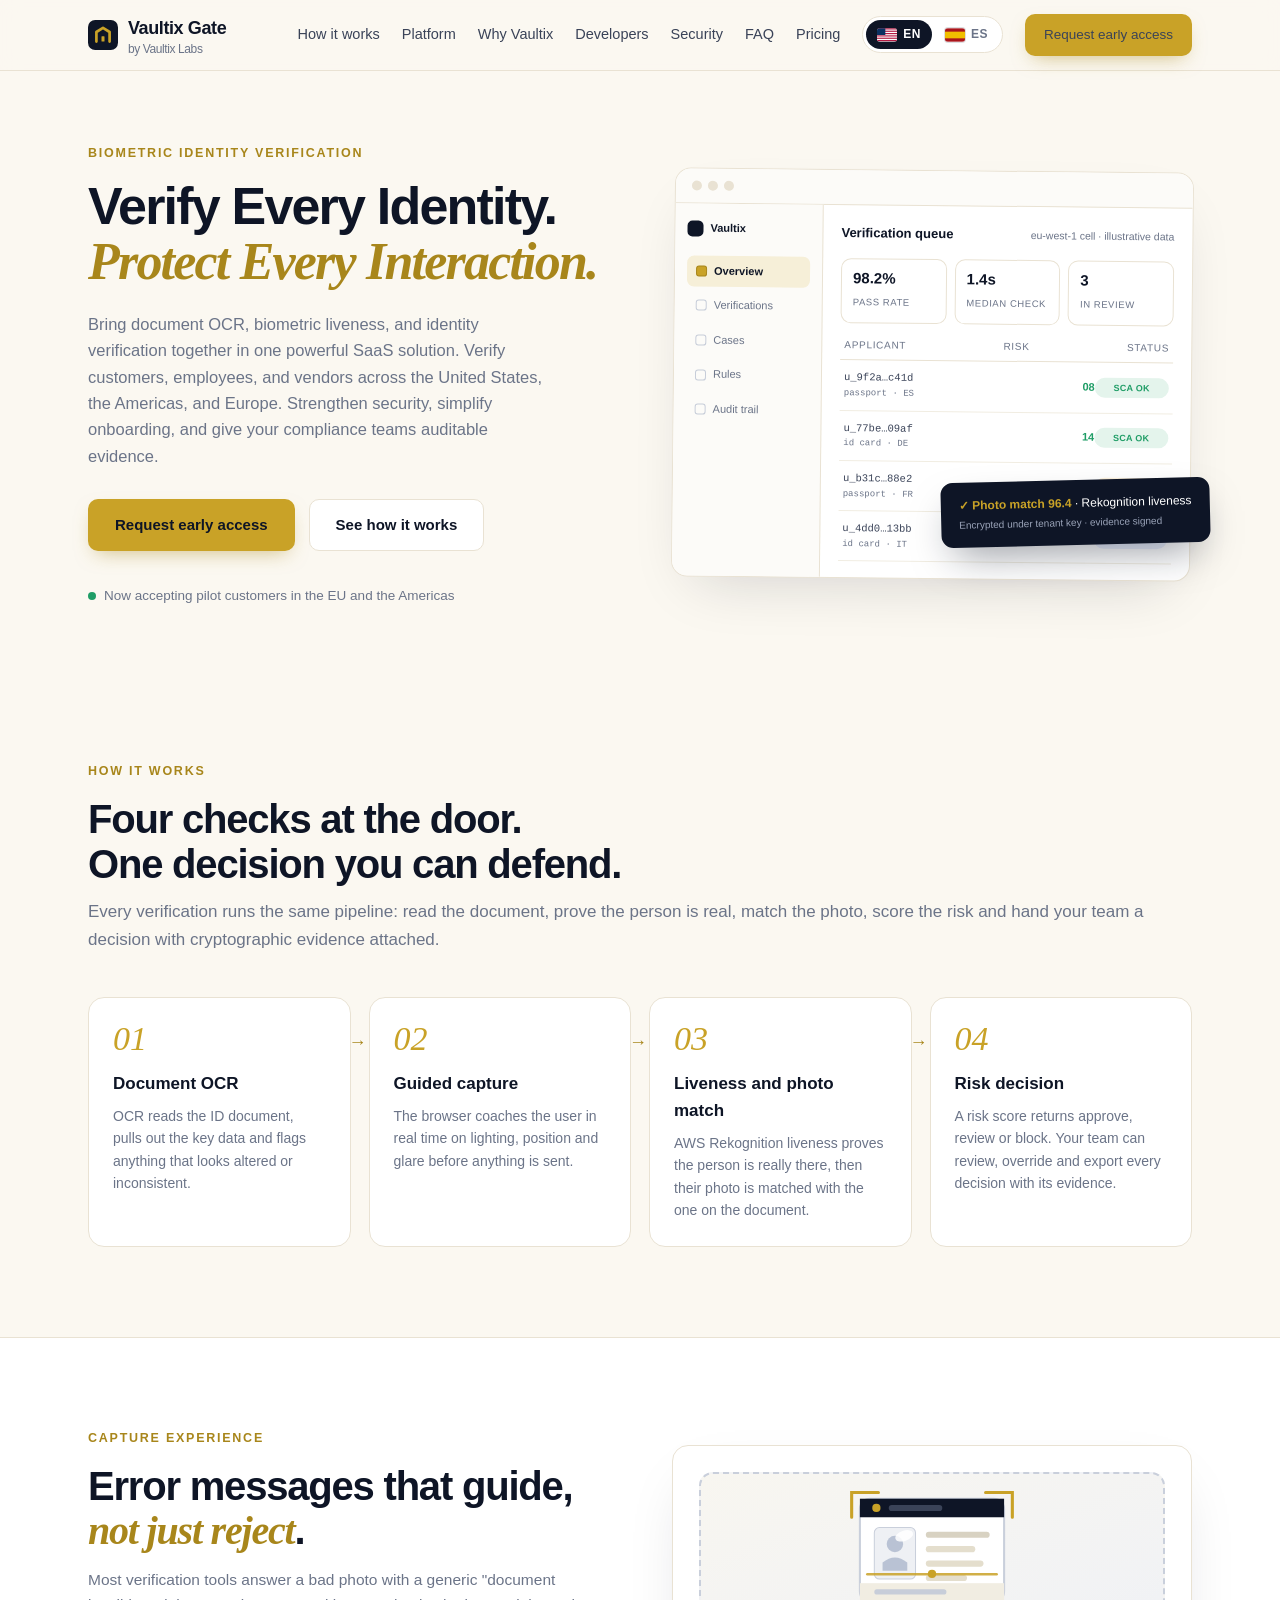
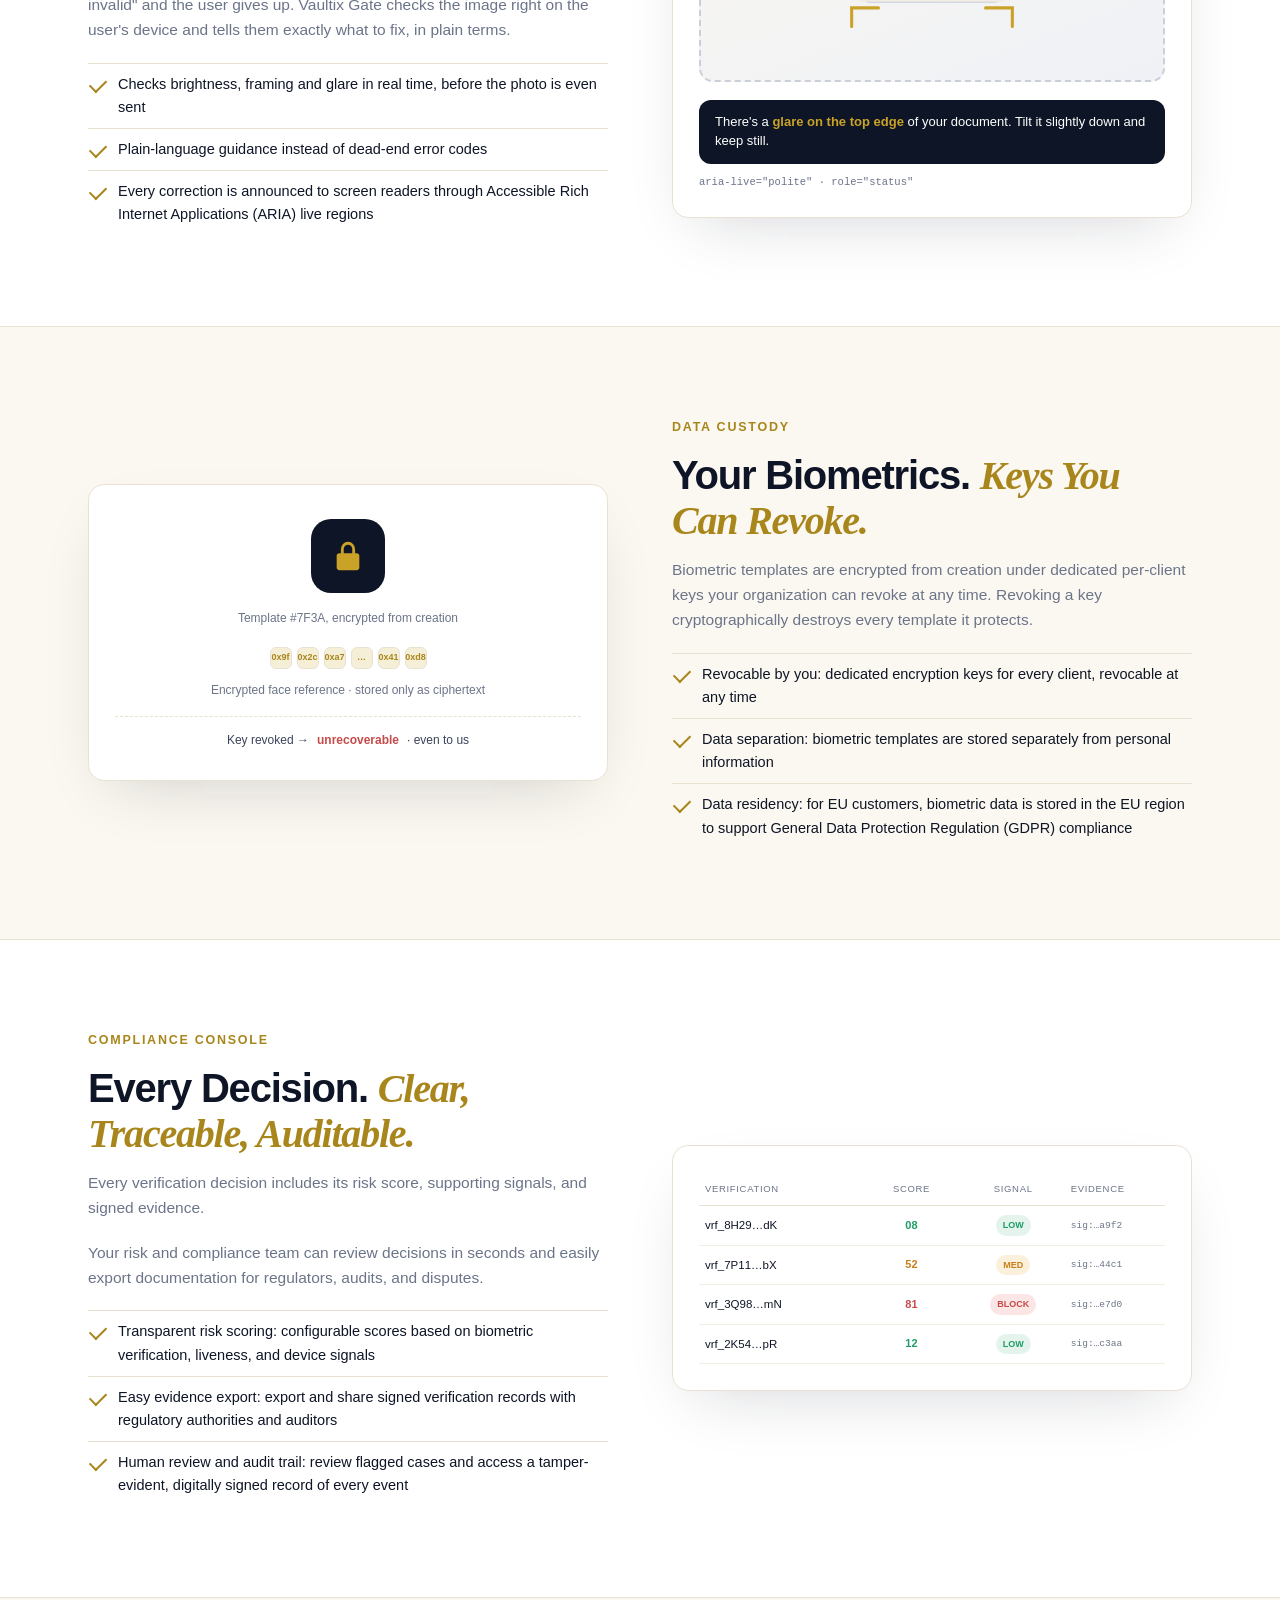
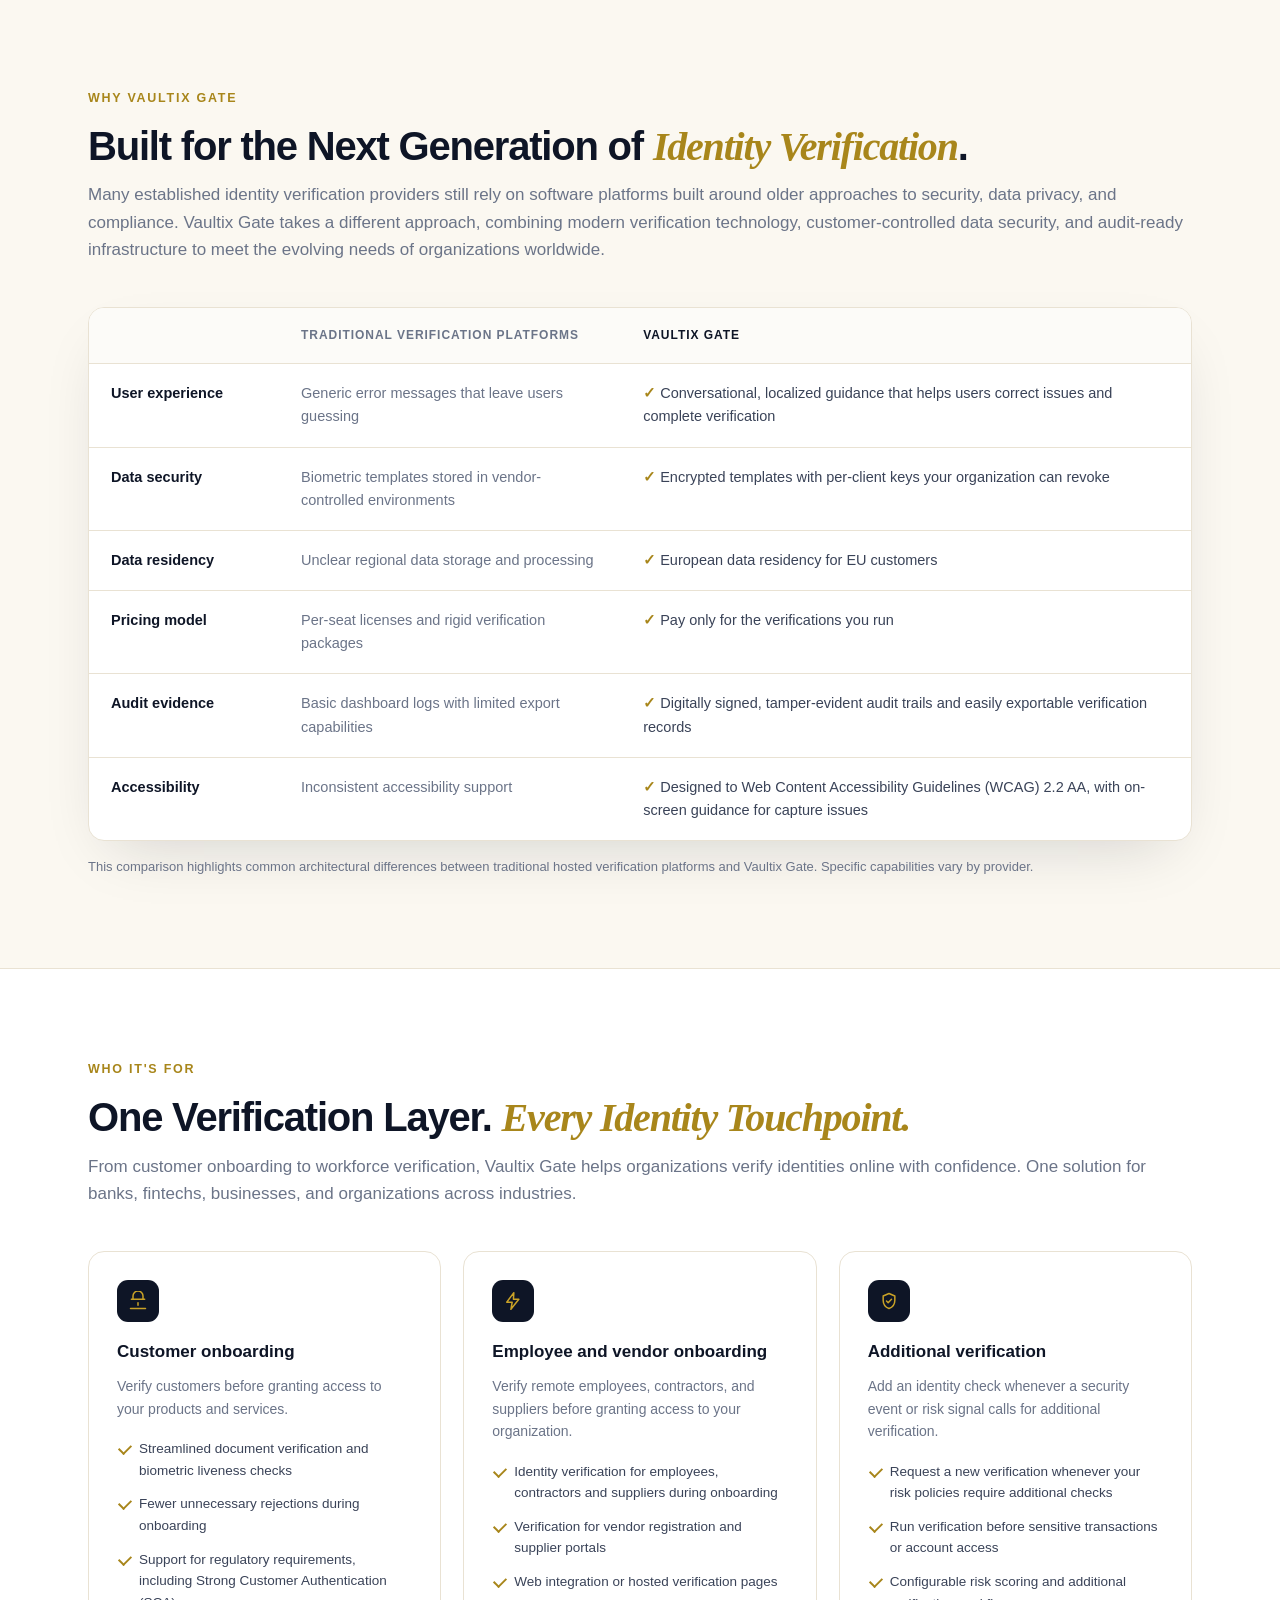
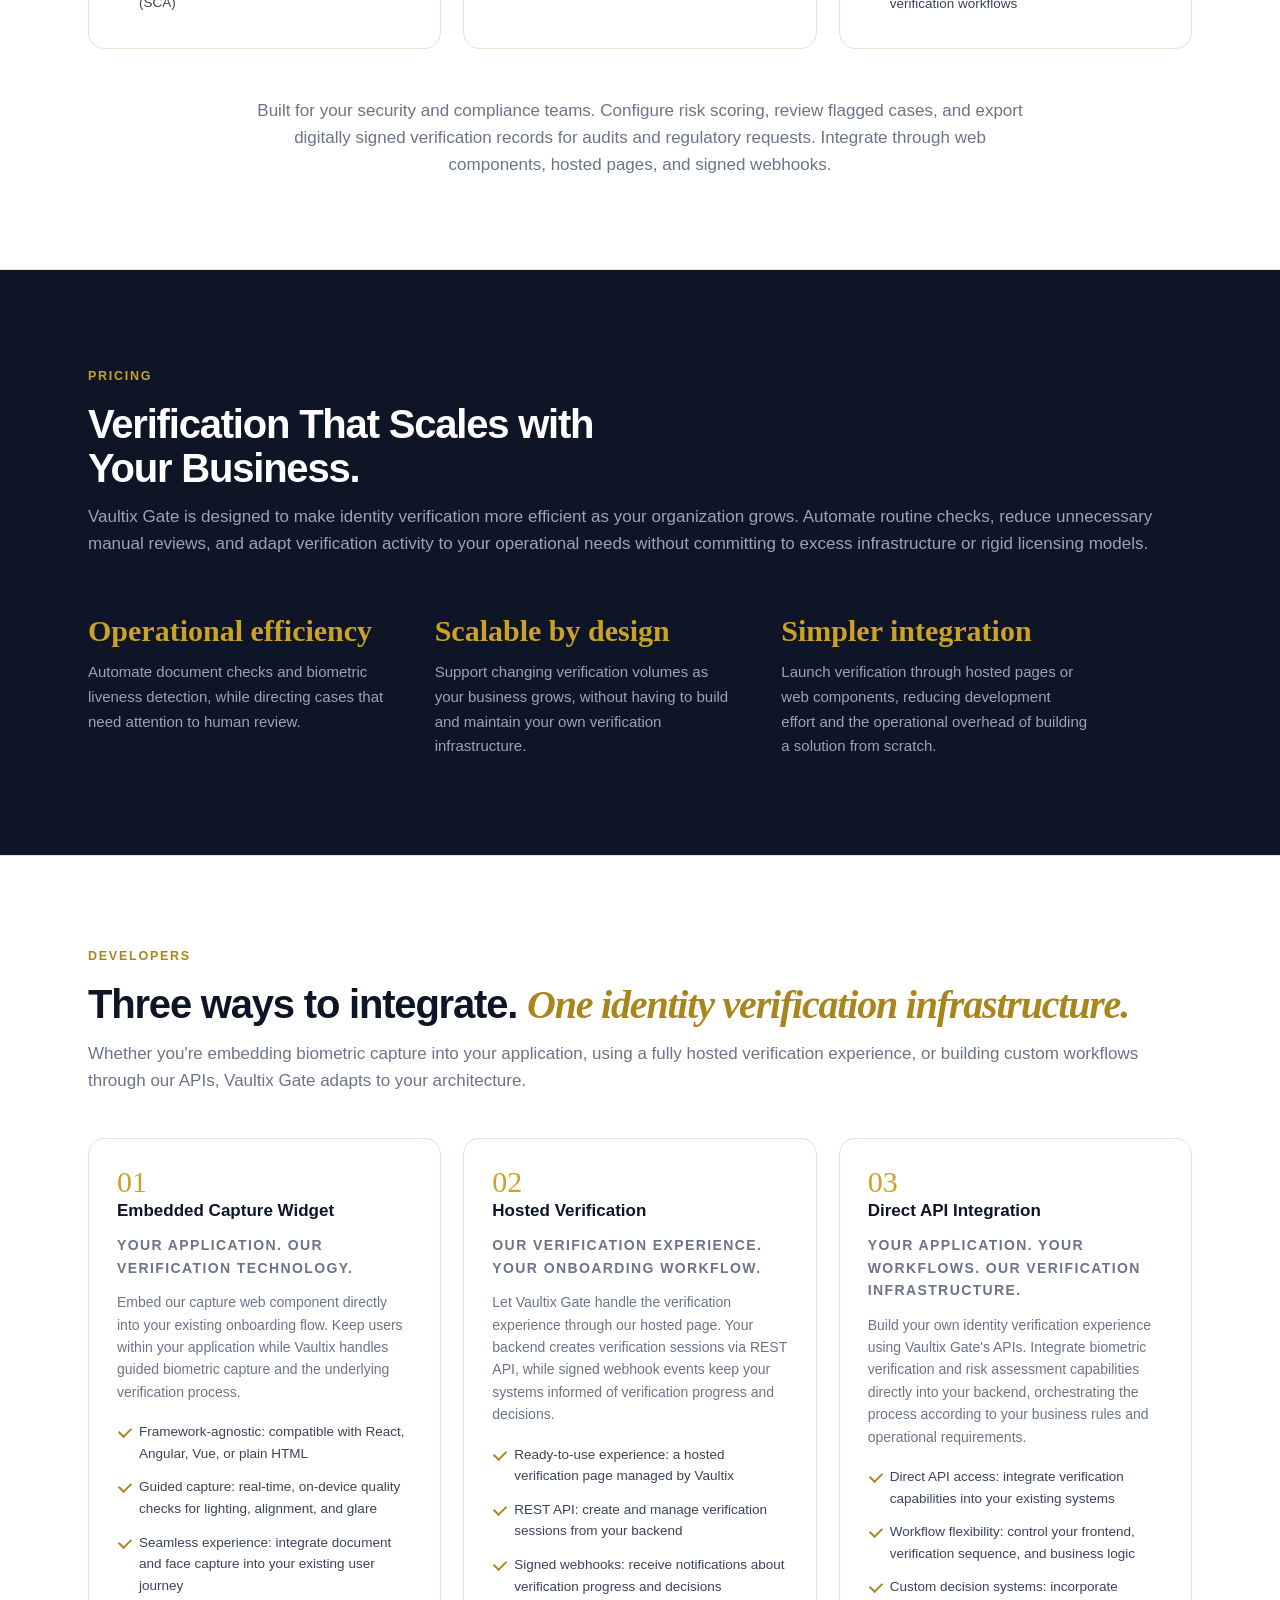
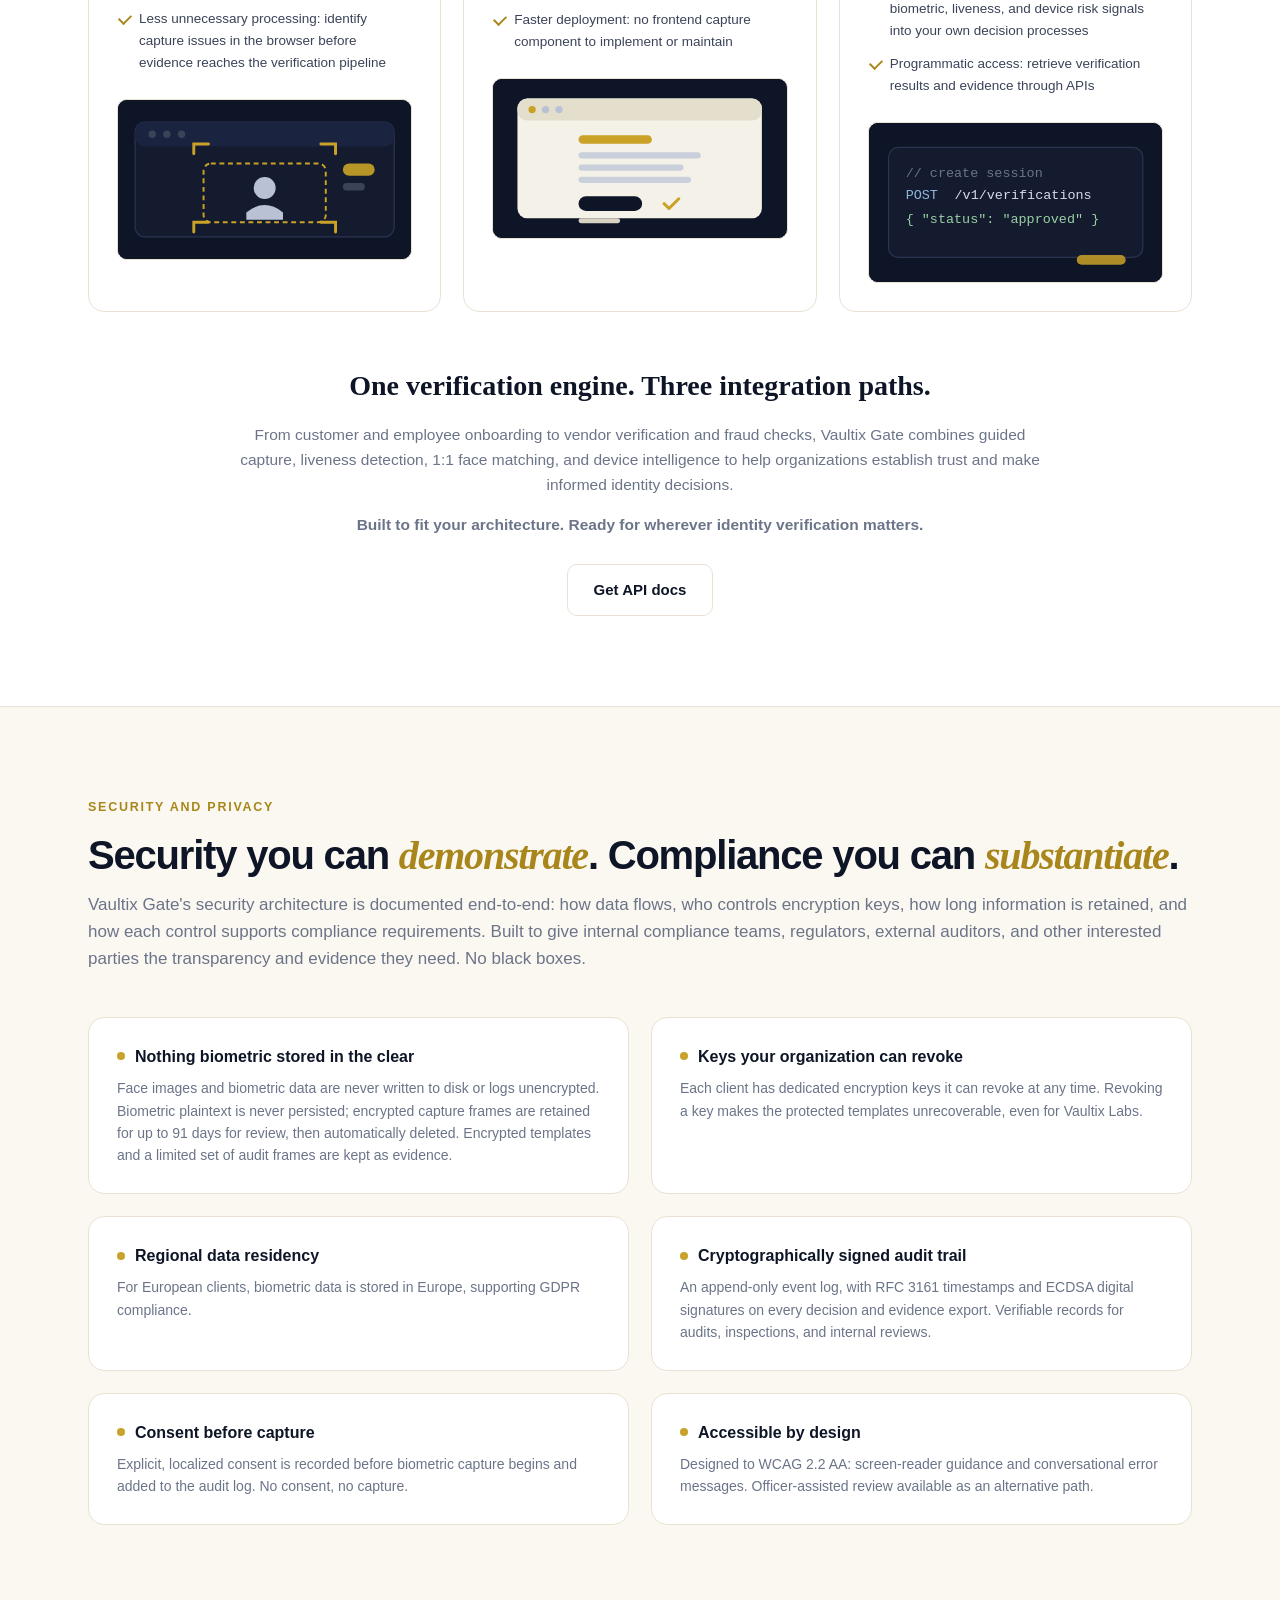
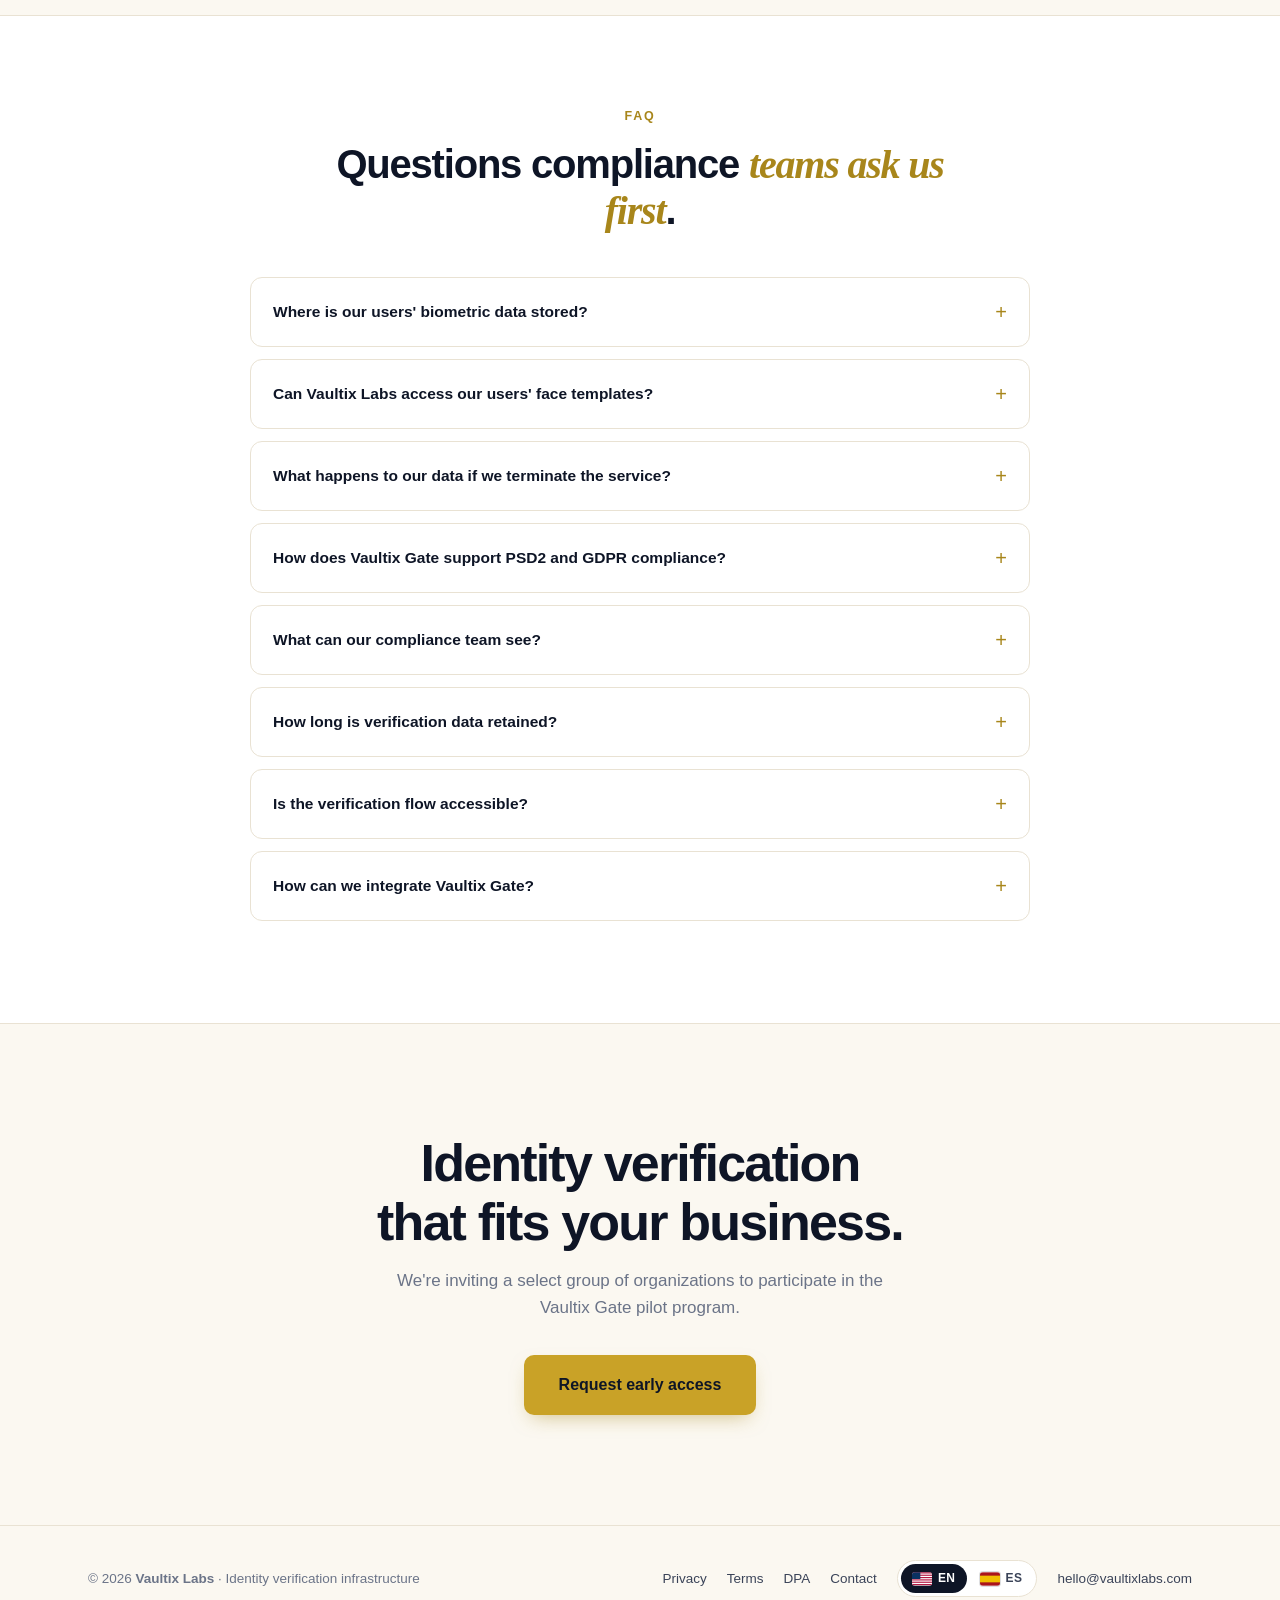
<file: index.html>
<!DOCTYPE html>
<html lang="en">
<head>
  <meta charset="UTF-8">
  <meta name="viewport" content="width=device-width, initial-scale=1.0">
  <title>Identity Verification SaaS for Businesses | Vaultix Labs</title>
  <meta name="description" content="Verify customers, employees, and vendors across the US, the Americas, and Europe. Discover Vaultix Labs, the identity verification SaaS built for business.">
  <link rel="canonical" href="https://vaultixlabs.com/">
  <link rel="alternate" hreflang="en" href="https://vaultixlabs.com/">
  <link rel="alternate" hreflang="es" href="https://vaultixlabs.com/es/">
  <link rel="alternate" hreflang="x-default" href="https://vaultixlabs.com/">

  <!-- Open Graph -->
  <meta property="og:type" content="website">
  <meta property="og:site_name" content="Vaultix Labs">
  <meta property="og:title" content="Identity Verification SaaS for Businesses | Vaultix Labs">
  <meta property="og:description" content="Verify customers, employees, and vendors across the US, the Americas, and Europe. Discover Vaultix Labs, the identity verification SaaS built for business.">
  <meta property="og:url" content="https://vaultixlabs.com/">
  <meta property="og:locale" content="en_US">
  <meta property="og:locale:alternate" content="es_ES">
  <meta property="og:image" content="https://vaultixlabs.com/assets/og-image.png">
  <meta property="og:image:width" content="1200">
  <meta property="og:image:height" content="630">

  <!-- Twitter -->
  <meta name="twitter:card" content="summary_large_image">
  <meta name="twitter:title" content="Identity Verification SaaS for Businesses | Vaultix Labs">
  <meta name="twitter:description" content="Verify customers, employees, and vendors across the US, the Americas, and Europe.">
  <meta name="twitter:image" content="https://vaultixlabs.com/assets/og-image.png">

  <link rel="icon" href="data:image/svg+xml,<svg xmlns='http://www.w3.org/2000/svg' viewBox='0 0 100 100'><rect width='100' height='100' rx='22' fill='%230E1526'/><path d='M28 72 V40 L50 26 L72 40 V72' stroke='%23C9A227' stroke-width='8' fill='none' stroke-linecap='round' stroke-linejoin='round'/><rect x='45' y='54' width='10' height='18' rx='2' fill='%23C9A227'/></svg>">
  <link rel="stylesheet" href="assets/css/site.css?v=12">

  <script type="application/ld+json">
  {
    "@context": "https://schema.org",
    "@graph": [
      {
        "@type": "Organization",
        "@id": "https://vaultixlabs.com/#org",
        "name": "Vaultix Labs",
        "url": "https://vaultixlabs.com/",
        "email": "hello@vaultixlabs.com",
        "logo": "https://vaultixlabs.com/assets/logo.svg"
      },
      {
        "@type": "WebSite",
        "@id": "https://vaultixlabs.com/#website",
        "url": "https://vaultixlabs.com/",
        "name": "Vaultix Labs",
        "publisher": { "@id": "https://vaultixlabs.com/#org" },
        "inLanguage": ["en", "es"]
      },
      {
        "@type": "SoftwareApplication",
        "name": "Vaultix Gate",
        "applicationCategory": "SecurityApplication",
        "operatingSystem": "Web",
        "url": "https://vaultixlabs.com/",
        "description": "Compliance-first biometric identity verification for banks, neobanks and fintechs: AWS Rekognition liveness, face matching, device intelligence and a cryptographic audit trail.",
        "provider": { "@id": "https://vaultixlabs.com/#org" }
      },
      {
        "@type": "FAQPage",
        "@id": "https://vaultixlabs.com/#faq",
        "mainEntity": [
          {
            "@type": "Question",
            "name": "Where is our users' biometric data stored?",
            "acceptedAnswer": { "@type": "Answer", "text": "Vaultix Gate serves organizations across Europe, the United States, and Latin America. For customers in the European Union, biometric data is stored in Europe, supporting GDPR compliance." }
          },
          {
            "@type": "Question",
            "name": "Can Vaultix Labs access our users' face templates?",
            "acceptedAnswer": { "@type": "Answer", "text": "No. Face data is encrypted under dedicated per-client keys your organization can revoke at any time. Revoking a key makes every template it protects cryptographically unrecoverable, even for Vaultix." }
          },
          {
            "@type": "Question",
            "name": "What happens to our data if we terminate the service?",
            "acceptedAnswer": { "@type": "Answer", "text": "Revoking or destroying your encryption keys makes every stored biometric template mathematically unrecoverable, even to Vaultix. Metadata is deleted or exported according to your retention policy." }
          },
          {
            "@type": "Question",
            "name": "How does Vaultix Gate support PSD2 and GDPR compliance?",
            "acceptedAnswer": { "@type": "Answer", "text": "The platform supports GDPR data minimization and EU data residency. Approved verifications can issue a signed SCA attestation for the Payment Services Directive 2 (PSD2) something-you-are factor. We also provide DPIA documentation, including data-flow maps and records of processing." }
          },
          {
            "@type": "Question",
            "name": "What can our compliance team see?",
            "acceptedAnswer": { "@type": "Answer", "text": "A dedicated dashboard provides the full verification queue, risk scores based on three signals (face match, liveness, and device signals), per-tenant review policies, and a review queue for borderline cases. Exportable evidence packages include timestamps and digital signatures." }
          },
          {
            "@type": "Question",
            "name": "How long is verification data retained?",
            "acceptedAnswer": { "@type": "Answer", "text": "Retention is configurable per client. Encrypted capture frames are kept for up to 91 days for review and then deleted; evidence objects are retained in tamper-proof storage for a configurable period of 90 days to 10 years. Metadata follows your defined retention policy." }
          },
          {
            "@type": "Question",
            "name": "Is the verification flow accessible?",
            "acceptedAnswer": { "@type": "Answer", "text": "Yes. Vaultix Gate is designed to WCAG 2.2 AA, with screen-reader guidance and conversational error messages in plain language. An officer-assisted review path is available as an alternative." }
          },
          {
            "@type": "Question",
            "name": "How can we integrate Vaultix Gate?",
            "acceptedAnswer": { "@type": "Answer", "text": "Choose the integration path that fits your architecture: embed our capture web component in your application, use our hosted verification page, or build a custom experience through direct API integration. Your backend can receive signed webhooks for verification events, and you can test the integration in a sandbox first." }
          }
        ]
      }
    ]
  }
  </script>
</head>
<body>

<nav>
  <div class="nav-inner">
    <a class="brand" href="#top">
      <svg class="mark" viewBox="0 0 100 100" fill="none"><rect width="100" height="100" rx="24" fill="#0E1526"/><path d="M28 72 V40 L50 26 L72 40 V72" stroke="#C9A227" stroke-width="9" stroke-linecap="round" stroke-linejoin="round"/><rect x="45" y="54" width="10" height="18" rx="2" fill="#C9A227"/></svg>
      <span>Vaultix Gate<small>by Vaultix Labs</small></span>
    </a>
    <button class="nav-toggle" id="navToggle" aria-label="Menu" aria-expanded="false">☰</button>
    <div class="nav-links" id="navLinks">
      <a href="#how">How it works</a>
      <a href="#features">Platform</a>
      <a href="#why">Why Vaultix</a>
      <a href="#developers">Developers</a>
      <a href="#security">Security</a>
      <a href="#faq">FAQ</a>
      <a href="#pricing">Pricing</a>
      <span class="lang-switch" aria-label="Language">
        <a href="/" class="active" hreflang="en" aria-label="English" title="English" aria-current="true"><svg class="flag" viewBox="0 0 24 16" aria-hidden="true" focusable="false"><rect width="24" height="16" fill="#fff"/><g fill="#B31942"><rect width="24" height="1.4"/><rect y="2.8" width="24" height="1.4"/><rect y="5.6" width="24" height="1.4"/><rect y="8.4" width="24" height="1.4"/><rect y="11.2" width="24" height="1.4"/><rect y="14" width="24" height="1.4"/></g><rect width="10" height="8" fill="#0A3161"/></svg><span>EN</span></a><a href="/es/" hreflang="es" aria-label="Español" title="Español"><svg class="flag" viewBox="0 0 24 16" aria-hidden="true" focusable="false"><rect width="24" height="16" fill="#AA151B"/><rect y="4" width="24" height="8" fill="#F1BF00"/></svg><span>ES</span></a>
      </span>
      <a class="btn btn-gold" href="mailto:hello@vaultixlabs.com?subject=Early%20access%20request">Request early access</a>
    </div>
  </div>
</nav>

<!-- ============ HERO ============ -->
<header class="hero" id="top">
  <div class="container hero-grid">
    <div>
      <div class="eyebrow">Biometric identity verification</div>
      <h1>Verify Every Identity. <span class="serif">Protect Every Interaction.</span></h1>
      <p class="sub">Bring document OCR, biometric liveness, and identity verification together in one powerful SaaS solution. Verify customers, employees, and vendors across the United States, the Americas, and Europe. Strengthen security, simplify onboarding, and give your compliance teams auditable evidence.</p>
      <div class="cta-row">
        <a class="btn btn-gold" href="mailto:hello@vaultixlabs.com?subject=Early%20access%20request">Request early access</a>
        <a class="btn btn-ghost" href="#how">See how it works</a>
      </div>
      <div class="proof"><span class="dot"></span> Now accepting pilot customers in the EU and the Americas</div>
    </div>

    <!-- product mockup -->
    <div class="mockup-wrap">
      <div class="mockup">
        <div class="mock-chrome"><i></i><i></i><i></i></div>
        <div class="mock-body">
          <div class="mock-side">
            <div class="logo-row"><i></i><b>Vaultix</b></div>
            <div class="nav-item on"><i></i>Overview</div>
            <div class="nav-item"><i></i>Verifications</div>
            <div class="nav-item"><i></i>Cases</div>
            <div class="nav-item"><i></i>Rules</div>
            <div class="nav-item"><i></i>Audit trail</div>
          </div>
          <div class="mock-main">
            <div class="mock-title"><b>Verification queue</b><span>eu-west-1 cell · illustrative data</span></div>
            <div class="kpis">
              <div class="kpi"><b>98.2%</b><span>pass rate</span></div>
              <div class="kpi"><b>1.4s</b><span>median check</span></div>
              <div class="kpi"><b>3</b><span>in review</span></div>
            </div>
            <div class="queue-head"><span>Applicant</span><span style="text-align:right">Risk</span><span style="text-align:right">Status</span></div>
            <div class="qrow"><div class="hash">u_9f2a…c41d<small>passport · ES</small></div><div class="score low">08</div><div class="pill low">SCA OK</div></div>
            <div class="qrow"><div class="hash">u_77be…09af<small>id card · DE</small></div><div class="score low">14</div><div class="pill low">SCA OK</div></div>
            <div class="qrow"><div class="hash">u_b31c…88e2<small>passport · FR</small></div><div class="score med">47</div><div class="pill med">REVIEW</div></div>
            <div class="qrow"><div class="hash">u_4dd0…13bb<small>id card · IT</small></div><div class="score low">11</div><div class="pill rev">REVIEW</div></div>
          </div>
        </div>
      </div>
      <div class="float-card">
        <span class="chk">✓ Photo match 96.4</span> · Rekognition liveness
        <small>Encrypted under tenant key · evidence signed</small>
      </div>
    </div>
  </div>
</header>

<!-- ============ HOW IT WORKS ============ -->
<section id="how" class="section">
  <div class="container">
    <div class="section-head">
      <div class="eyebrow">How it works</div>
      <h2>Four checks at the door.<br>One decision you can defend.</h2>
      <p class="lead">Every verification runs the same pipeline: read the document, prove the person is real, match the photo, score the risk and hand your team a decision with cryptographic evidence attached.</p>
    </div>
    <div class="steps">
      <div class="step">
        <div class="num">01</div>
        <h3>Document OCR</h3>
        <p>OCR reads the ID document, pulls out the key data and flags anything that looks altered or inconsistent.</p>
      </div>
      <div class="step">
        <div class="num">02</div>
        <h3>Guided capture</h3>
        <p>The browser coaches the user in real time on lighting, position and glare before anything is sent.</p>
      </div>
      <div class="step">
        <div class="num">03</div>
        <h3>Liveness and photo match</h3>
        <p>AWS Rekognition liveness proves the person is really there, then their photo is matched with the one on the document.</p>
      </div>
      <div class="step">
        <div class="num">04</div>
        <h3>Risk decision</h3>
        <p>A risk score returns approve, review or block. Your team can review, override and export every decision with its evidence.</p>
      </div>
    </div>
  </div>
</section>

<!-- ============ FEATURE 1: capture UX ============ -->
<section id="features" class="feature section alt">
  <div class="container feat-grid">
    <div class="feat-copy">
      <div class="eyebrow">Capture experience</div>
      <h2>Error messages that guide, <span class="serif">not just reject</span>.</h2>
      <p>Most verification tools answer a bad photo with a generic "document invalid" and the user gives up. Vaultix Gate checks the image right on the user's device and tells them exactly what to fix, in plain terms.</p>
      <ul>
        <li>Checks brightness, framing and glare in real time, before the photo is even sent</li>
        <li>Plain-language guidance instead of dead-end error codes</li>
        <li>Every correction is announced to screen readers through Accessible Rich Internet Applications (ARIA) live regions</li>
      </ul>
    </div>
    <div class="vis">
      <div class="capture-frame">
        <svg viewBox="0 0 280 200" width="100%" height="100%" preserveAspectRatio="xMidYMid meet" aria-hidden="true">
          <rect x="70" y="24" width="140" height="100" rx="10" fill="#FFFFFF" stroke="#C9CFDB" stroke-width="2"/>
          <rect x="70" y="24" width="140" height="18" fill="#0E1526"/>
          <circle cx="86" cy="33" r="4" fill="#C9A227"/>
          <rect x="98" y="30" width="52" height="6" rx="3" fill="#3A4358"/>
          <rect x="84" y="52" width="40" height="50" rx="5" fill="#EEF0F4" stroke="#C9CFDB"/>
          <circle cx="104" cy="68" r="8" fill="#B9C2D4"/>
          <path d="M92 86 q12 -10 24 0 v8 h-24z" fill="#B9C2D4"/>
          <ellipse cx="113" cy="60" rx="9" ry="5" fill="#fff" opacity=".85" transform="rotate(-20 113 60)"/>
          <rect x="134" y="56" width="62" height="6" rx="3" fill="#D8D2C2"/>
          <rect x="134" y="70" width="48" height="6" rx="3" fill="#E4DECD"/>
          <rect x="134" y="84" width="56" height="6" rx="3" fill="#E4DECD"/>
          <rect x="134" y="98" width="40" height="6" rx="3" fill="#E4DECD"/>
          <rect x="70" y="106" width="140" height="18" fill="#F1EDE2"/>
          <rect x="84" y="112" width="70" height="5" rx="2.5" fill="#C7CDD9"/>
          <path d="M62 42 V18 H88" fill="none" stroke="#C9A227" stroke-width="3" stroke-linecap="round"/>
          <path d="M218 42 V18 H192" fill="none" stroke="#C9A227" stroke-width="3" stroke-linecap="round"/>
          <path d="M62 148 V130 H88" fill="none" stroke="#C9A227" stroke-width="3" stroke-linecap="round"/>
          <path d="M218 148 V130 H192" fill="none" stroke="#C9A227" stroke-width="3" stroke-linecap="round"/>
          <rect x="76" y="96" width="128" height="2.5" rx="1.25" fill="#C9A227" opacity=".85"/>
          <circle cx="140" cy="97" r="4" fill="#C9A227"/>
        </svg>
      </div>
      <div class="guide-bubble">There's a <b>glare on the top edge</b> of your document. Tilt it slightly down and keep still.</div>
      <div class="aria-tag">aria-live="polite" · role="status"</div>
    </div>
  </div>
</section>

<!-- ============ FEATURE 2: zero-knowledge ============ -->
<section class="feature section">
  <div class="container feat-grid flip">
    <div class="feat-copy">
      <div class="eyebrow">Data custody</div>
      <h2>Your Biometrics. <span class="serif">Keys You Can Revoke.</span></h2>
      <p>Biometric templates are encrypted from creation under dedicated per-client keys your organization can revoke at any time. Revoking a key cryptographically destroys every template it protects.</p>
      <ul>
        <li>Revocable by you: dedicated encryption keys for every client, revocable at any time</li>
        <li>Data separation: biometric templates are stored separately from personal information</li>
        <li>Data residency: for EU customers, biometric data is stored in the EU region to support General Data Protection Regulation (GDPR) compliance</li>
      </ul>
    </div>
    <div class="vis">
      <div class="vault-card">
        <div class="keyring">
          <svg width="34" height="34" viewBox="0 0 24 24" fill="none"><path d="M12 2a5 5 0 0 0-5 5v3H6a2 2 0 0 0-2 2v8a2 2 0 0 0 2 2h12a2 2 0 0 0 2-2v-8a2 2 0 0 0-2-2h-1V7a5 5 0 0 0-5-5zm-3 8V7a3 3 0 1 1 6 0v3H9z" fill="#C9A227"/></svg>
        </div>
        <div class="cap">Template #7F3A, encrypted from creation</div>
        <div class="vector-row"><i>0x9f</i><i>0x2c</i><i>0xa7</i><i>…</i><i>0x41</i><i>0xd8</i></div>
        <div class="cap">Encrypted face reference · stored only as ciphertext</div>
        <div class="shred">Key revoked → <b>unrecoverable</b> · even to us</div>
      </div>
    </div>
  </div>
</section>

<!-- ============ FEATURE 3: compliance console ============ -->
<section class="feature section alt">
  <div class="container feat-grid">
    <div class="feat-copy">
      <div class="eyebrow">Compliance console</div>
      <h2>Every Decision. <span class="serif">Clear, Traceable, Auditable.</span></h2>
      <p>Every verification decision includes its risk score, supporting signals, and signed evidence.</p>
      <p>Your risk and compliance team can review decisions in seconds and easily export documentation for regulators, audits, and disputes.</p>
      <ul>
        <li>Transparent risk scoring: configurable scores based on biometric verification, liveness, and device signals</li>
        <li>Easy evidence export: export and share signed verification records with regulatory authorities and auditors</li>
        <li>Human review and audit trail: review flagged cases and access a tamper-evident, digitally signed record of every event</li>
      </ul>
    </div>
    <div class="vis">
      <div class="mini-table">
        <div class="mrow head"><span>Verification</span><span>Score</span><span>Signal</span><span>Evidence</span></div>
        <div class="mrow"><span>vrf_8H29…dK</span><span class="score low">08</span><span><span class="badge-risk low">LOW</span></span><span class="evid">sig:…a9f2</span></div>
        <div class="mrow"><span>vrf_7P11…bX</span><span class="score med">52</span><span><span class="badge-risk med">MED</span></span><span class="evid">sig:…44c1</span></div>
        <div class="mrow"><span>vrf_3Q98…mN</span><span class="score" style="color:var(--red)">81</span><span><span class="badge-risk high">BLOCK</span></span><span class="evid">sig:…e7d0</span></div>
        <div class="mrow"><span>vrf_2K54…pR</span><span class="score low">12</span><span><span class="badge-risk low">LOW</span></span><span class="evid">sig:…c3aa</span></div>
      </div>
    </div>
  </div>
</section>

<!-- ============ WHY VAULTIX (comparison) ============ -->
<section id="why" class="section">
  <div class="container">
    <div class="section-head">
      <div class="eyebrow">Why Vaultix Gate</div>
      <h2>Built for the Next Generation of <span class="serif">Identity Verification</span>.</h2>
      <p class="lead">Many established identity verification providers still rely on software platforms built around older approaches to security, data privacy, and compliance. Vaultix Gate takes a different approach, combining modern verification technology, customer-controlled data security, and audit-ready infrastructure to meet the evolving needs of organizations worldwide.</p>
    </div>
    <div class="compare-wrap">
      <table class="compare">
        <thead>
          <tr>
            <th></th>
            <th>Traditional verification platforms</th>
            <th class="us">Vaultix Gate</th>
          </tr>
        </thead>
        <tbody>
          <tr>
            <td>User experience</td>
            <td class="them">Generic error messages that leave users guessing</td>
            <td class="us-cell"><span class="tick">✓</span> Conversational, localized guidance that helps users correct issues and complete verification</td>
          </tr>
          <tr>
            <td>Data security</td>
            <td class="them">Biometric templates stored in vendor-controlled environments</td>
            <td class="us-cell"><span class="tick">✓</span> Encrypted templates with per-client keys your organization can revoke</td>
          </tr>
          <tr>
            <td>Data residency</td>
            <td class="them">Unclear regional data storage and processing</td>
            <td class="us-cell"><span class="tick">✓</span> European data residency for EU customers</td>
          </tr>
          <tr>
            <td>Pricing model</td>
            <td class="them">Per-seat licenses and rigid verification packages</td>
            <td class="us-cell"><span class="tick">✓</span> Pay only for the verifications you run</td>
          </tr>
          <tr>
            <td>Audit evidence</td>
            <td class="them">Basic dashboard logs with limited export capabilities</td>
            <td class="us-cell"><span class="tick">✓</span> Digitally signed, tamper-evident audit trails and easily exportable verification records</td>
          </tr>
          <tr>
            <td>Accessibility</td>
            <td class="them">Inconsistent accessibility support</td>
            <td class="us-cell"><span class="tick">✓</span> Designed to Web Content Accessibility Guidelines (WCAG) 2.2 AA, with on-screen guidance for capture issues</td>
          </tr>
        </tbody>
      </table>
    </div>
    <p class="compare-note">This comparison highlights common architectural differences between traditional hosted verification platforms and Vaultix Gate. Specific capabilities vary by provider.</p>
  </div>
</section>

<!-- ============ AUDIENCE ============ -->
<section id="audience" class="section alt">
  <div class="container">
    <div class="section-head">
      <div class="eyebrow">Who it's for</div>
      <h2>One Verification Layer. <span class="serif">Every Identity Touchpoint.</span></h2>
      <p class="lead">From customer onboarding to workforce verification, Vaultix Gate helps organizations verify identities online with confidence. One solution for banks, fintechs, businesses, and organizations across industries.</p>
    </div>
    <div class="cards-3">
      <div class="card">
        <div class="icon"><svg viewBox="0 0 24 24" fill="none"><path d="M3 21h18M4 10h16M6 10V6a6 6 0 0 1 12 0v4M12 14v3" stroke="#C9A227" stroke-width="1.8" stroke-linecap="round" stroke-linejoin="round"/></svg></div>
        <h3>Customer onboarding</h3>
        <p>Verify customers before granting access to your products and services.</p>
        <ul>
          <li>Streamlined document verification and biometric liveness checks</li>
          <li>Fewer unnecessary rejections during onboarding</li>
          <li>Support for regulatory requirements, including Strong Customer Authentication (SCA)</li>
        </ul>
      </div>
      <div class="card">
        <div class="icon"><svg viewBox="0 0 24 24" fill="none"><path d="M13 2 4.5 13.5H11L9.5 22 19 10h-6.5L13 2z" stroke="#C9A227" stroke-width="1.8" stroke-linecap="round" stroke-linejoin="round"/></svg></div>
        <h3>Employee and vendor onboarding</h3>
        <p>Verify remote employees, contractors, and suppliers before granting access to your organization.</p>
        <ul>
          <li>Identity verification for employees, contractors and suppliers during onboarding</li>
          <li>Verification for vendor registration and supplier portals</li>
          <li>Web integration or hosted verification pages</li>
        </ul>
      </div>
      <div class="card">
        <div class="icon"><svg viewBox="0 0 24 24" fill="none"><path d="M12 3l7 3v5c0 4.5-3 8.5-7 10-4-1.5-7-5.5-7-10V6l7-3z" stroke="#C9A227" stroke-width="1.8" stroke-linecap="round" stroke-linejoin="round"/><path d="M9 12l2 2 4-4" stroke="#C9A227" stroke-width="1.8" stroke-linecap="round" stroke-linejoin="round"/></svg></div>
        <h3>Additional verification</h3>
        <p>Add an identity check whenever a security event or risk signal calls for additional verification.</p>
        <ul>
          <li>Request a new verification whenever your risk policies require additional checks</li>
          <li>Run verification before sensitive transactions or account access</li>
          <li>Configurable risk scoring and additional verification workflows</li>
        </ul>
      </div>
    </div>
    <p class="lead" style="margin:48px auto 0;text-align:center;max-width:780px">Built for your security and compliance teams. Configure risk scoring, review flagged cases, and export digitally signed verification records for audits and regulatory requests. Integrate through web components, hosted pages, and signed webhooks.</p>
  </div>
</section>

<!-- ============ ECONOMICS ============ -->
<section id="pricing" class="econ">
  <div class="container">
    <div class="eyebrow">Pricing</div>
    <h2>Verification That Scales with <br>Your Business.</h2>
    <p class="lead">Vaultix Gate is designed to make identity verification more efficient as your organization grows. Automate routine checks, reduce unnecessary manual reviews, and adapt verification activity to your operational needs without committing to excess infrastructure or rigid licensing models.</p>
    <div class="econ-grid">
      <div><h3>Operational efficiency</h3><p>Automate document checks and biometric liveness detection, while directing cases that need attention to human review.</p></div>
      <div><h3>Scalable by design</h3><p>Support changing verification volumes as your business grows, without having to build and maintain your own verification infrastructure.</p></div>
      <div><h3>Simpler integration</h3><p>Launch verification through hosted pages or web components, reducing development effort and the operational overhead of building a solution from scratch.</p></div>
    </div>
  </div>
</section>

<!-- ============ DEVELOPERS ============ -->
<section id="developers" class="section alt">
  <div class="container">
    <div class="section-head">
      <div class="eyebrow">Developers</div>
      <h2>Three ways to integrate. <span class="serif">One identity verification infrastructure.</span></h2>
      <p class="lead">Whether you're embedding biometric capture into your application, using a fully hosted verification experience, or building custom workflows through our APIs, Vaultix Gate adapts to your architecture.</p>
    </div>
    <div class="cards-3">
      <div class="card">
        <div class="int-num">01</div>
        <h3>Embedded Capture Widget</h3>
        <p class="int-sub">Your application. Our verification technology.</p>
        <p>Embed our capture web component directly into your existing onboarding flow. Keep users within your application while Vaultix handles guided biometric capture and the underlying verification process.</p>
        <ul>
          <li>Framework-agnostic: compatible with React, Angular, Vue, or plain HTML</li>
          <li>Guided capture: real-time, on-device quality checks for lighting, alignment, and glare</li>
          <li>Seamless experience: integrate document and face capture into your existing user journey</li>
          <li>Less unnecessary processing: identify capture issues in the browser before evidence reaches the verification pipeline</li>
        </ul>
        <div class="int-visual"><svg viewBox="0 0 240 130" xmlns="http://www.w3.org/2000/svg" role="img" aria-label="Embedded capture widget inside an application"><rect width="240" height="130" fill="#0E1526"/><rect x="14" y="18" width="212" height="94" rx="8" fill="#141B2E" stroke="#2A3350"/><rect x="14" y="18" width="212" height="20" rx="8" fill="#1A2340"/><circle cx="28" cy="28" r="3" fill="#3A4358"/><circle cx="40" cy="28" r="3" fill="#3A4358"/><circle cx="52" cy="28" r="3" fill="#3A4358"/><rect x="70" y="52" width="100" height="48" rx="6" fill="none" stroke="#C9A227" stroke-width="1.6" stroke-dasharray="4 3"/><path d="M62 44 V36 H74" fill="none" stroke="#C9A227" stroke-width="2.4" stroke-linecap="round"/><path d="M178 44 V36 H166" fill="none" stroke="#C9A227" stroke-width="2.4" stroke-linecap="round"/><path d="M62 108 V100 H74" fill="none" stroke="#C9A227" stroke-width="2.4" stroke-linecap="round"/><path d="M178 108 V100 H166" fill="none" stroke="#C9A227" stroke-width="2.4" stroke-linecap="round"/><circle cx="120" cy="72" r="9" fill="#B9C2D4"/><path d="M105 92 q15 -12 30 0 v6 h-30z" fill="#B9C2D4"/><rect x="184" y="52" width="26" height="10" rx="5" fill="#C9A227" opacity=".9"/><rect x="184" y="68" width="18" height="6" rx="3" fill="#3A4358"/></svg></div>
      </div>
      <div class="card">
        <div class="int-num">02</div>
        <h3>Hosted Verification</h3>
        <p class="int-sub">Our verification experience. Your onboarding workflow.</p>
        <p>Let Vaultix Gate handle the verification experience through our hosted page. Your backend creates verification sessions via REST API, while signed webhook events keep your systems informed of verification progress and decisions.</p>
        <ul>
          <li>Ready-to-use experience: a hosted verification page managed by Vaultix</li>
          <li>REST API: create and manage verification sessions from your backend</li>
          <li>Signed webhooks: receive notifications about verification progress and decisions</li>
          <li>Faster deployment: no frontend capture component to implement or maintain</li>
        </ul>
        <div class="int-visual"><svg viewBox="0 0 240 130" xmlns="http://www.w3.org/2000/svg" role="img" aria-label="Hosted verification page"><rect width="240" height="130" fill="#0E1526"/><rect x="20" y="16" width="200" height="98" rx="8" fill="#F4F1E8"/><rect x="20" y="16" width="200" height="18" rx="8" fill="#E4DECD"/><circle cx="32" cy="25" r="3" fill="#C9A227"/><circle cx="43" cy="25" r="3" fill="#B9C2D4"/><circle cx="54" cy="25" r="3" fill="#B9C2D4"/><rect x="70" y="46" width="60" height="7" rx="3.5" fill="#C9A227"/><rect x="70" y="60" width="100" height="5" rx="2.5" fill="#C9CFDB"/><rect x="70" y="70" width="86" height="5" rx="2.5" fill="#C9CFDB"/><rect x="70" y="80" width="92" height="5" rx="2.5" fill="#C9CFDB"/><rect x="70" y="96" width="52" height="12" rx="6" fill="#0E1526"/><path d="M140 102 l4 4 8 -8" fill="none" stroke="#C9A227" stroke-width="2.4" stroke-linecap="round" stroke-linejoin="round"/><rect x="70" y="114" width="34" height="4" rx="2" fill="#D8D2C2"/></svg></div>
      </div>
      <div class="card">
        <div class="int-num">03</div>
        <h3>Direct API Integration</h3>
        <p class="int-sub">Your application. Your workflows. Our verification infrastructure.</p>
        <p>Build your own identity verification experience using Vaultix Gate's APIs. Integrate biometric verification and risk assessment capabilities directly into your backend, orchestrating the process according to your business rules and operational requirements.</p>
        <ul>
          <li>Direct API access: integrate verification capabilities into your existing systems</li>
          <li>Workflow flexibility: control your frontend, verification sequence, and business logic</li>
          <li>Custom decision systems: incorporate biometric, liveness, and device risk signals into your own decision processes</li>
          <li>Programmatic access: retrieve verification results and evidence through APIs</li>
        </ul>
        <div class="int-visual"><svg viewBox="0 0 240 130" xmlns="http://www.w3.org/2000/svg" role="img" aria-label="Direct API integration"><rect width="240" height="130" fill="#0E1526"/><rect x="16" y="20" width="208" height="90" rx="8" fill="#141B2E" stroke="#2A3350"/><text x="30" y="44" font-family="Consolas, monospace" font-size="11" fill="#6B7488">// create session</text><text x="30" y="62" font-family="Consolas, monospace" font-size="11" fill="#8FB8DE">POST</text><text x="70" y="62" font-family="Consolas, monospace" font-size="11" fill="#D7DCE8">/v1/verifications</text><text x="30" y="82" font-family="Consolas, monospace" font-size="11" fill="#9AD0A5">{ "status": "approved" }</text><rect x="170" y="108" width="40" height="8" rx="4" fill="#C9A227" opacity=".85"/></svg></div>
      </div>
    </div>
    <div class="int-footer">
      <h3>One verification engine. Three integration paths.</h3>
      <p>From customer and employee onboarding to vendor verification and fraud checks, Vaultix Gate combines guided capture, liveness detection, 1:1 face matching, and device intelligence to help organizations establish trust and make informed identity decisions.</p>
      <p class="int-tag">Built to fit your architecture. Ready for wherever identity verification matters.</p>
      <div style="margin-top:26px">
        <a class="btn btn-ghost" href="mailto:hello@vaultixlabs.com?subject=API%20%26%20integration%20docs">Get API docs</a>
      </div>
    </div>
  </div>
</section>

<!-- ============ SECURITY ============ -->
<section id="security" class="section">
  <div class="container">
    <div class="section-head">
      <div class="eyebrow">Security and privacy</div>
      <h2>Security you can <span class="serif">demonstrate</span>. Compliance you can <span class="serif">substantiate</span>.</h2>
      <p class="lead">Vaultix Gate's security architecture is documented end-to-end: how data flows, who controls encryption keys, how long information is retained, and how each control supports compliance requirements. Built to give internal compliance teams, regulators, external auditors, and other interested parties the transparency and evidence they need. No black boxes.</p>
    </div>
    <div class="sec-grid">
      <div class="sec-card">
        <h3><span class="dot-i"></span>Nothing biometric stored in the clear</h3>
        <p>Face images and biometric data are never written to disk or logs unencrypted. Biometric plaintext is never persisted; encrypted capture frames are retained for up to 91 days for review, then automatically deleted. Encrypted templates and a limited set of audit frames are kept as evidence.</p>
      </div>
      <div class="sec-card">
        <h3><span class="dot-i"></span>Keys your organization can revoke</h3>
        <p>Each client has dedicated encryption keys it can revoke at any time. Revoking a key makes the protected templates unrecoverable, even for Vaultix Labs.</p>
      </div>
      <div class="sec-card">
        <h3><span class="dot-i"></span>Regional data residency</h3>
        <p>For European clients, biometric data is stored in Europe, supporting GDPR compliance.</p>
      </div>
      <div class="sec-card">
        <h3><span class="dot-i"></span>Cryptographically signed audit trail</h3>
        <p>An append-only event log, with RFC 3161 timestamps and ECDSA digital signatures on every decision and evidence export. Verifiable records for audits, inspections, and internal reviews.</p>
      </div>
      <div class="sec-card">
        <h3><span class="dot-i"></span>Consent before capture</h3>
        <p>Explicit, localized consent is recorded before biometric capture begins and added to the audit log. No consent, no capture.</p>
      </div>
      <div class="sec-card">
        <h3><span class="dot-i"></span>Accessible by design</h3>
        <p>Designed to WCAG 2.2 AA: screen-reader guidance and conversational error messages. Officer-assisted review available as an alternative path.</p>
      </div>
    </div>
  </div>
</section>

<!-- ============ FAQ ============ -->
<section id="faq" class="section alt">
  <div class="container">
    <div class="section-head" style="margin-left:auto;margin-right:auto;text-align:center">
      <div class="eyebrow">FAQ</div>
      <h2>Questions compliance <span class="serif">teams ask us first</span>.</h2>
    </div>
    <div class="faq-list">
      <details class="faq">
        <summary>Where is our users' biometric data stored?</summary>
        <div class="faq-body"><p>Vaultix Gate serves organizations across Europe, the United States, and Latin America. For customers in the European Union, biometric data is stored in Europe, supporting GDPR compliance.</p></div>
      </details>
      <details class="faq">
        <summary>Can Vaultix Labs access our users' face templates?</summary>
        <div class="faq-body"><p>No. Face data is encrypted under dedicated per-client keys your organization can revoke at any time. Revoking a key makes every template it protects cryptographically unrecoverable, even for Vaultix.</p></div>
      </details>
      <details class="faq">
        <summary>What happens to our data if we terminate the service?</summary>
        <div class="faq-body"><p>Revoking or destroying your encryption keys makes every stored biometric template mathematically unrecoverable, even to Vaultix. Metadata is deleted or exported according to your retention policy.</p></div>
      </details>
      <details class="faq">
        <summary>How does Vaultix Gate support PSD2 and GDPR compliance?</summary>
        <div class="faq-body"><p>The platform supports GDPR data minimization and EU data residency. Approved verifications can issue a signed SCA attestation for the Payment Services Directive 2 (PSD2) "something you are" factor. We also provide DPIA documentation, including data-flow maps and records of processing.</p></div>
      </details>
      <details class="faq">
        <summary>What can our compliance team see?</summary>
        <div class="faq-body"><p>A dedicated dashboard provides the full verification queue, risk scores based on three signals (face match, liveness, and device signals), per-tenant review policies, and a review queue for borderline cases. Exportable evidence packages include timestamps and digital signatures.</p></div>
      </details>
      <details class="faq">
        <summary>How long is verification data retained?</summary>
        <div class="faq-body"><p>Retention is configurable per client. Encrypted capture frames are kept for up to 91 days for review and then deleted; evidence objects are retained in tamper-proof storage for a configurable period of 90 days to 10 years. Metadata follows your defined retention policy.</p></div>
      </details>
      <details class="faq">
        <summary>Is the verification flow accessible?</summary>
        <div class="faq-body"><p>Yes. Vaultix Gate is designed to WCAG 2.2 AA, with screen-reader guidance and conversational error messages in plain language. An officer-assisted review path is available as an alternative.</p></div>
      </details>
      <details class="faq">
        <summary>How can we integrate Vaultix Gate?</summary>
        <div class="faq-body"><p>Choose the integration path that fits your architecture: embed our capture web component in your application, use our hosted verification page, or build a custom experience through direct API integration. Your backend can receive signed webhooks for verification events, and you can test the integration in a sandbox first.</p></div>
      </details>
    </div>
  </div>
</section>

<!-- ============ CTA ============ -->
<section class="cta-band">
  <div class="container">
    <h2>Identity verification<br>that fits your business.</h2>
    <p class="lead">We're inviting a select group of organizations to participate in the Vaultix Gate pilot program.</p>
    <a class="btn btn-gold" href="mailto:hello@vaultixlabs.com?subject=Early%20access%20request" style="font-size:16px;padding:16px 34px;">Request early access</a>
  </div>
</section>

<footer>
  <div class="container foot-inner">
    <span>© 2026 <b>Vaultix Labs</b> · Identity verification infrastructure</span>
    <div class="foot-links">
      <a href="/privacy/">Privacy</a>
      <a href="/terms/">Terms</a>
      <a href="/dpa/">DPA</a>
      <a href="/contact/">Contact</a>
      <span class="lang-switch">
        <a href="/" class="active" hreflang="en" aria-label="English" title="English" aria-current="true"><svg class="flag" viewBox="0 0 24 16" aria-hidden="true" focusable="false"><rect width="24" height="16" fill="#fff"/><g fill="#B31942"><rect width="24" height="1.4"/><rect y="2.8" width="24" height="1.4"/><rect y="5.6" width="24" height="1.4"/><rect y="8.4" width="24" height="1.4"/><rect y="11.2" width="24" height="1.4"/><rect y="14" width="24" height="1.4"/></g><rect width="10" height="8" fill="#0A3161"/></svg><span>EN</span></a><a href="/es/" hreflang="es" aria-label="Español" title="Español"><svg class="flag" viewBox="0 0 24 16" aria-hidden="true" focusable="false"><rect width="24" height="16" fill="#AA151B"/><rect y="4" width="24" height="8" fill="#F1BF00"/></svg><span>ES</span></a>
      </span>
      <a href="mailto:hello@vaultixlabs.com">hello@vaultixlabs.com</a>
    </div>
  </div>
</footer>

<script>
  (function () {
    var toggle = document.getElementById('navToggle');
    var links = document.getElementById('navLinks');
    toggle.addEventListener('click', function () {
      var open = links.classList.toggle('open');
      toggle.setAttribute('aria-expanded', open);
    });
    document.addEventListener('keydown', function (e) {
      if (e.key === 'Escape' && links.classList.contains('open')) {
        links.classList.remove('open');
        toggle.setAttribute('aria-expanded', 'false');
        toggle.focus();
      }
    });
    links.addEventListener('click', function (e) {
      if (e.target.tagName === 'A') links.classList.remove('open');
    });
  })();
</script>

</body>
</html>
</file>
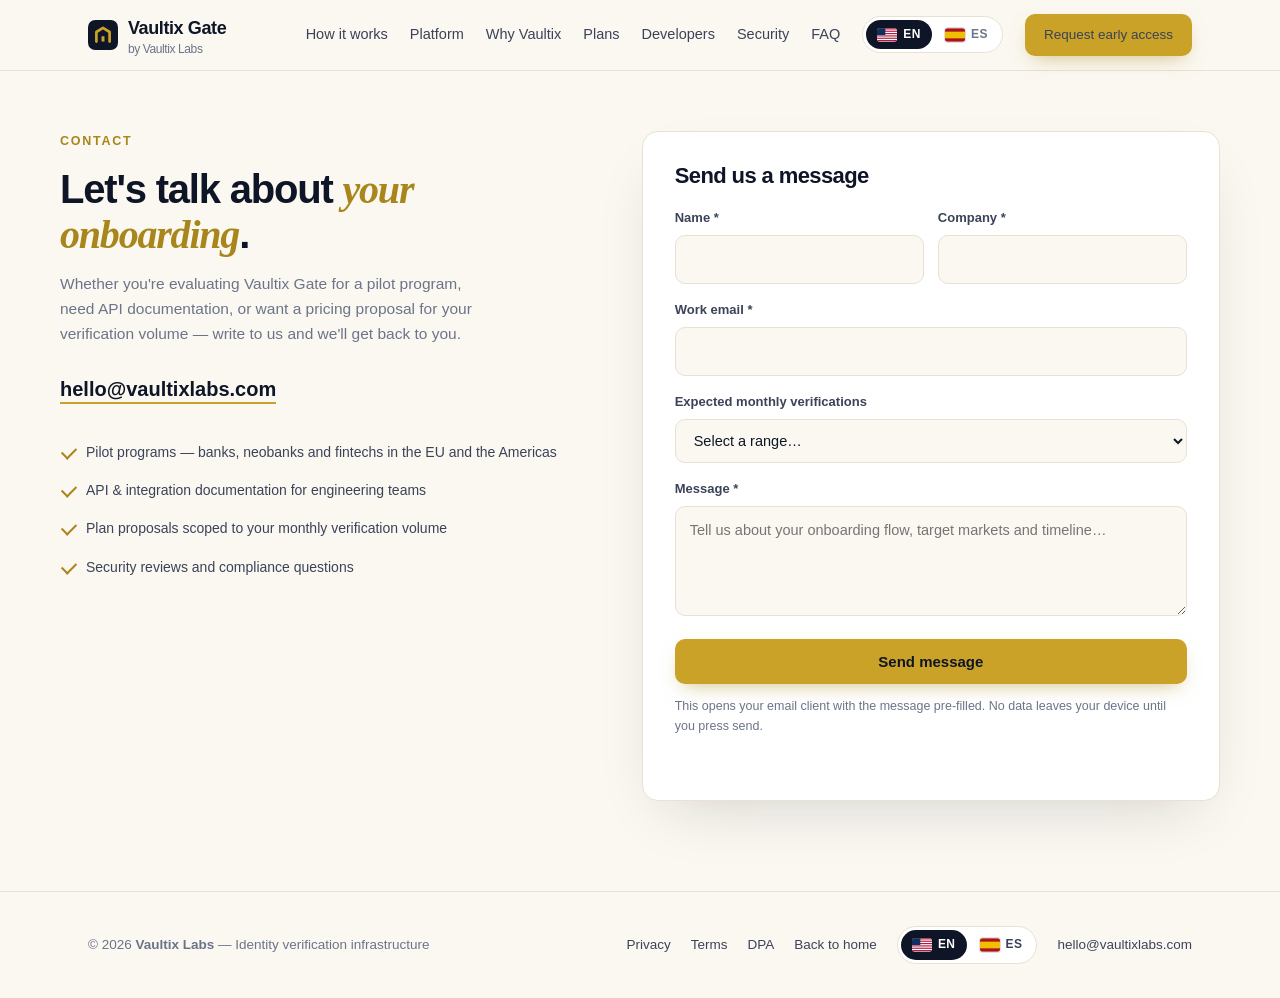
<file: contact/index.html>
<!DOCTYPE html>
<html lang="en">
<head>
  <meta charset="UTF-8">
  <meta name="viewport" content="width=device-width, initial-scale=1.0">
  <title>Contact — Vaultix Labs</title>
  <meta name="description" content="Contact Vaultix Labs about Vaultix Gate: early access, pilot programs, API documentation and pricing proposals for banks, neobanks and fintechs.">
  <link rel="canonical" href="https://vaultixlabs.com/contact/">
  <link rel="alternate" hreflang="en" href="https://vaultixlabs.com/contact/">
  <link rel="alternate" hreflang="es" href="https://vaultixlabs.com/es/contact/">
  <link rel="alternate" hreflang="x-default" href="https://vaultixlabs.com/contact/">

  <meta property="og:type" content="website">
  <meta property="og:site_name" content="Vaultix Labs">
  <meta property="og:title" content="Contact — Vaultix Labs">
  <meta property="og:description" content="Talk to us about Vaultix Gate: early access, pilot programs and integration.">
  <meta property="og:url" content="https://vaultixlabs.com/contact/">
  <meta property="og:locale" content="en_US">
  <meta property="og:locale:alternate" content="es_ES">
  <meta property="og:image" content="https://vaultixlabs.com/assets/og-image.png">

  <meta name="twitter:card" content="summary_large_image">
  <meta name="twitter:title" content="Contact — Vaultix Labs">
  <meta name="twitter:description" content="Talk to us about Vaultix Gate: early access, pilot programs and integration.">
  <meta name="twitter:image" content="https://vaultixlabs.com/assets/og-image.png">

  <link rel="icon" href="data:image/svg+xml,<svg xmlns='http://www.w3.org/2000/svg' viewBox='0 0 100 100'><rect width='100' height='100' rx='22' fill='%230E1526'/><path d='M28 72 V40 L50 26 L72 40 V72' stroke='%23C9A227' stroke-width='8' fill='none' stroke-linecap='round' stroke-linejoin='round'/><rect x='45' y='54' width='10' height='18' rx='2' fill='%23C9A227'/></svg>">
  <link rel="stylesheet" href="../assets/css/site.css?v=12">
</head>
<body>

<nav>
  <div class="nav-inner">
    <a class="brand" href="/">
      <svg class="mark" viewBox="0 0 100 100" fill="none"><rect width="100" height="100" rx="24" fill="#0E1526"/><path d="M28 72 V40 L50 26 L72 40 V72" stroke="#C9A227" stroke-width="9" stroke-linecap="round" stroke-linejoin="round"/><rect x="45" y="54" width="10" height="18" rx="2" fill="#C9A227"/></svg>
      <span>Vaultix Gate<small>by Vaultix Labs</small></span>
    </a>
    <button class="nav-toggle" id="navToggle" aria-label="Menu" aria-expanded="false">☰</button>
    <div class="nav-links" id="navLinks">
      <a href="/#how">How it works</a>
      <a href="/#features">Platform</a>
      <a href="/#why">Why Vaultix</a>
      <a href="/#plans">Plans</a>
      <a href="/#developers">Developers</a>
      <a href="/#security">Security</a>
      <a href="/#faq">FAQ</a>
      <span class="lang-switch" aria-label="Language">
        <a href="/contact/" class="active" hreflang="en" aria-label="English" title="English" aria-current="true"><svg class="flag" viewBox="0 0 24 16" aria-hidden="true" focusable="false"><rect width="24" height="16" fill="#fff"/><g fill="#B31942"><rect width="24" height="1.4"/><rect y="2.8" width="24" height="1.4"/><rect y="5.6" width="24" height="1.4"/><rect y="8.4" width="24" height="1.4"/><rect y="11.2" width="24" height="1.4"/><rect y="14" width="24" height="1.4"/></g><rect width="10" height="8" fill="#0A3161"/></svg><span>EN</span></a><a href="/es/contact/" hreflang="es" aria-label="Español" title="Español"><svg class="flag" viewBox="0 0 24 16" aria-hidden="true" focusable="false"><rect width="24" height="16" fill="#AA151B"/><rect y="4" width="24" height="8" fill="#F1BF00"/></svg><span>ES</span></a>
      </span>
      <a class="btn btn-gold" href="mailto:hello@vaultixlabs.com?subject=Early%20access%20request">Request early access</a>
    </div>
  </div>
</nav>

<main>
  <div class="container contact-grid">
    <div class="contact-info">
      <div class="eyebrow">Contact</div>
      <h2>Let's talk about <span class="serif">your onboarding</span>.</h2>
      <p>Whether you're evaluating Vaultix Gate for a pilot program, need API documentation, or want a pricing proposal for your verification volume — write to us and we'll get back to you.</p>
      <a class="mail-big" href="mailto:hello@vaultixlabs.com">hello@vaultixlabs.com</a>
      <ul>
        <li>Pilot programs — banks, neobanks and fintechs in the EU and the Americas</li>
        <li>API &amp; integration documentation for engineering teams</li>
        <li>Plan proposals scoped to your monthly verification volume</li>
        <li>Security reviews and compliance questions</li>
      </ul>
    </div>

    <form class="contact-form" id="contactForm">
      <h2>Send us a message</h2>
      <div class="field-row">
        <div class="field">
          <label for="name">Name *</label>
          <input type="text" id="name" name="name" required autocomplete="name">
        </div>
        <div class="field">
          <label for="company">Company *</label>
          <input type="text" id="company" name="company" required autocomplete="organization">
        </div>
      </div>
      <div class="field">
        <label for="email">Work email *</label>
        <input type="email" id="email" name="email" required autocomplete="email">
      </div>
      <div class="field">
        <label for="volume">Expected monthly verifications</label>
        <select id="volume" name="volume">
          <option value="">Select a range…</option>
          <option value="Under 10k">Under 10k</option>
          <option value="10k – 100k">10k – 100k</option>
          <option value="100k – 500k">100k – 500k</option>
          <option value="500k+">500k+</option>
          <option value="Not sure yet">Not sure yet</option>
        </select>
      </div>
      <div class="field">
        <label for="message">Message *</label>
        <textarea id="message" name="message" required placeholder="Tell us about your onboarding flow, target markets and timeline…"></textarea>
      </div>
      <button type="submit" class="btn btn-gold" style="width:100%;justify-content:center">Send message</button>
      <p class="form-note">This opens your email client with the message pre-filled. No data leaves your device until you press send.</p>
      <p class="form-status" id="formStatus" role="status" aria-live="polite"></p>
    </form>
  </div>
</main>

<footer>
  <div class="container foot-inner">
    <span>© 2026 <b>Vaultix Labs</b> — Identity verification infrastructure</span>
    <div class="foot-links">
      <a href="/privacy/">Privacy</a>
      <a href="/terms/">Terms</a>
      <a href="/dpa/">DPA</a>
      <a href="/">Back to home</a>
      <span class="lang-switch">
        <a href="/contact/" class="active" hreflang="en" aria-label="English" title="English" aria-current="true"><svg class="flag" viewBox="0 0 24 16" aria-hidden="true" focusable="false"><rect width="24" height="16" fill="#fff"/><g fill="#B31942"><rect width="24" height="1.4"/><rect y="2.8" width="24" height="1.4"/><rect y="5.6" width="24" height="1.4"/><rect y="8.4" width="24" height="1.4"/><rect y="11.2" width="24" height="1.4"/><rect y="14" width="24" height="1.4"/></g><rect width="10" height="8" fill="#0A3161"/></svg><span>EN</span></a><a href="/es/contact/" hreflang="es" aria-label="Español" title="Español"><svg class="flag" viewBox="0 0 24 16" aria-hidden="true" focusable="false"><rect width="24" height="16" fill="#AA151B"/><rect y="4" width="24" height="8" fill="#F1BF00"/></svg><span>ES</span></a>
      </span>
      <a href="mailto:hello@vaultixlabs.com">hello@vaultixlabs.com</a>
    </div>
  </div>
</footer>

<script>
  (function () {
    var toggle = document.getElementById('navToggle');
    var links = document.getElementById('navLinks');
    toggle.addEventListener('click', function () {
      var open = links.classList.toggle('open');
      toggle.setAttribute('aria-expanded', open);
    });
    document.addEventListener('keydown', function (e) {
      if (e.key === 'Escape' && links.classList.contains('open')) {
        links.classList.remove('open');
        toggle.setAttribute('aria-expanded', 'false');
        toggle.focus();
      }
    });
    links.addEventListener('click', function (e) {
      if (e.target.tagName === 'A') links.classList.remove('open');
    });

    document.getElementById('contactForm').addEventListener('submit', function (e) {
      e.preventDefault();
      var f = e.target;
      var status = document.getElementById('formStatus');
      var body =
        'Name: ' + f.name.value + '\n' +
        'Company: ' + f.company.value + '\n' +
        'Email: ' + f.email.value + '\n' +
        'Expected monthly verifications: ' + (f.volume.value || '—') + '\n\n' +
        f.message.value;
      var subject = 'Vaultix Gate inquiry — ' + f.company.value;
      window.location.href = 'mailto:hello@vaultixlabs.com?subject=' +
        encodeURIComponent(subject) + '&body=' + encodeURIComponent(body);
      status.textContent = 'Opening your email client…';
      status.className = 'form-status ok';
    });
  })();
</script>

</body>
</html>
</file>
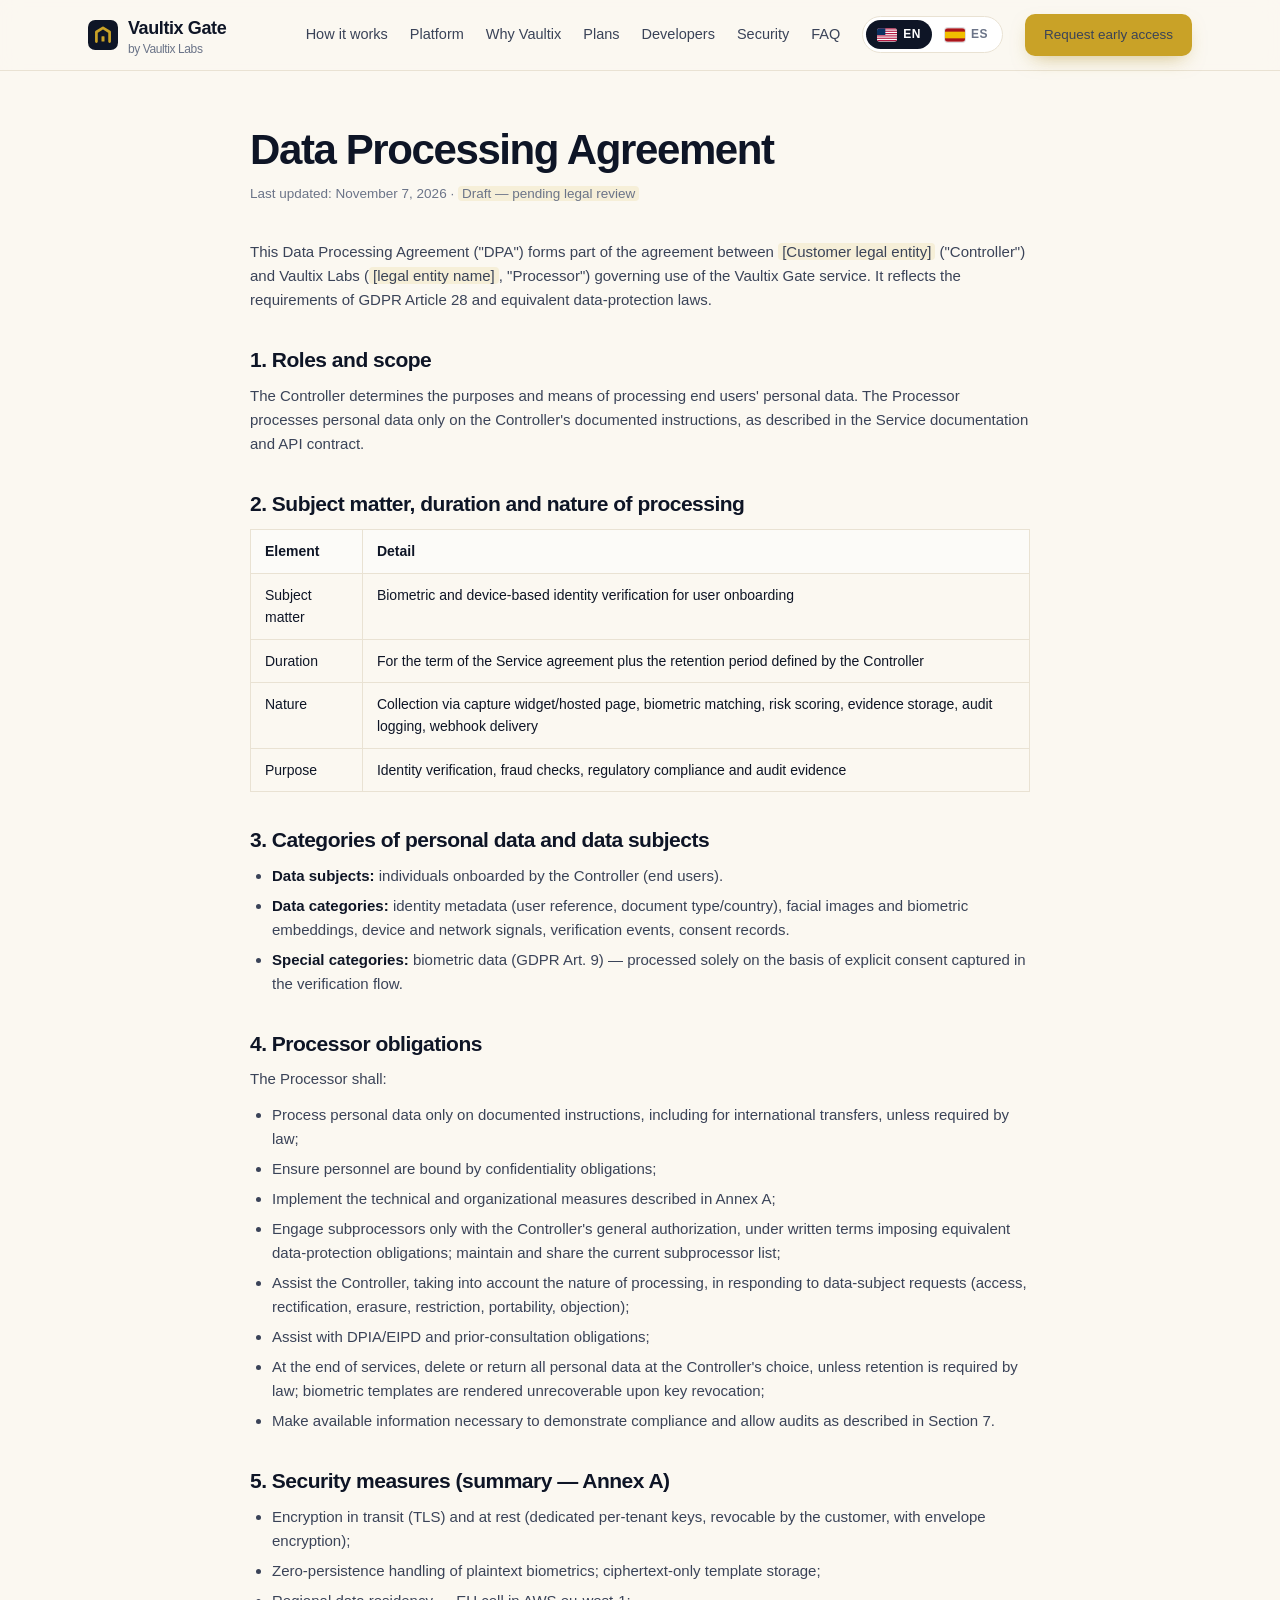
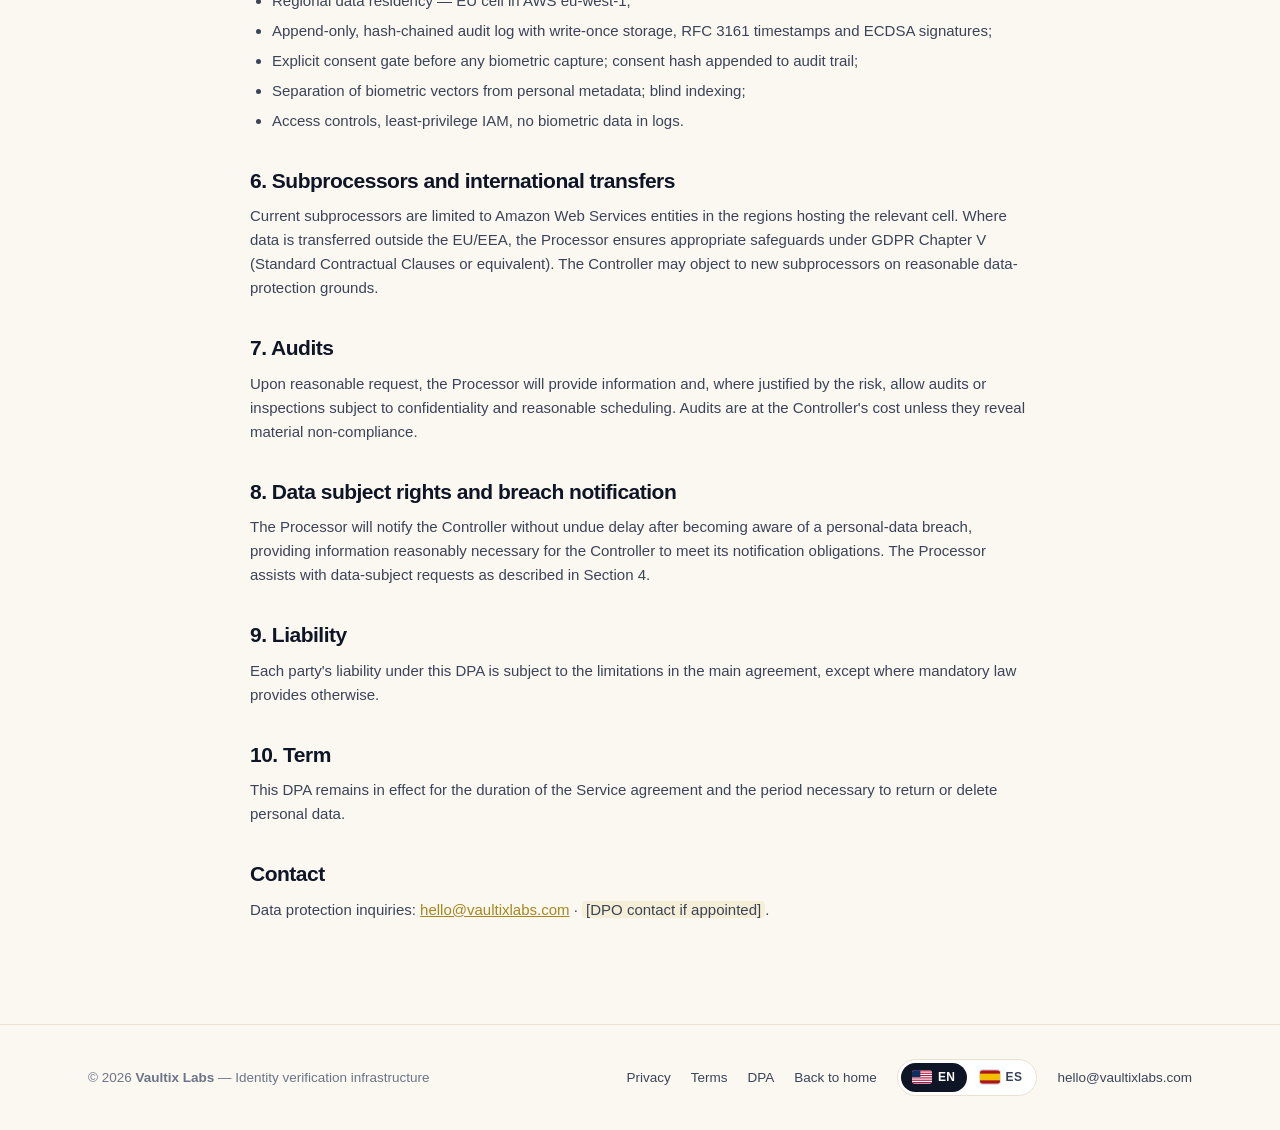
<file: dpa/index.html>
<!DOCTYPE html>
<html lang="en">
<head>
  <meta charset="UTF-8">
  <meta name="viewport" content="width=device-width, initial-scale=1.0">
  <title>Data Processing Agreement — Vaultix Labs</title>
  <meta name="description" content="Data Processing Agreement (DPA) for Vaultix Gate: GDPR Article 28 terms covering roles, processing scope, security measures, subprocessors and data subject rights.">
  <link rel="canonical" href="https://vaultixlabs.com/dpa/">
  <link rel="alternate" hreflang="en" href="https://vaultixlabs.com/dpa/">
  <link rel="alternate" hreflang="es" href="https://vaultixlabs.com/es/dpa/">
  <link rel="alternate" hreflang="x-default" href="https://vaultixlabs.com/dpa/">
  <meta property="og:type" content="website">
  <meta property="og:title" content="Data Processing Agreement — Vaultix Labs">
  <meta property="og:description" content="GDPR Article 28 data processing terms for Vaultix Gate.">
  <meta property="og:url" content="https://vaultixlabs.com/dpa/">
  <meta property="og:image" content="https://vaultixlabs.com/assets/og-image.png">
  <meta name="twitter:card" content="summary">
  <link rel="icon" href="data:image/svg+xml,<svg xmlns='http://www.w3.org/2000/svg' viewBox='0 0 100 100'><rect width='100' height='100' rx='22' fill='%230E1526'/><path d='M28 72 V40 L50 26 L72 40 V72' stroke='%23C9A227' stroke-width='8' fill='none' stroke-linecap='round' stroke-linejoin='round'/><rect x='45' y='54' width='10' height='18' rx='2' fill='%23C9A227'/></svg>">
  <link rel="stylesheet" href="../assets/css/site.css?v=12">
</head>
<body>

<nav>
  <div class="nav-inner">
    <a class="brand" href="/">
      <svg class="mark" viewBox="0 0 100 100" fill="none"><rect width="100" height="100" rx="24" fill="#0E1526"/><path d="M28 72 V40 L50 26 L72 40 V72" stroke="#C9A227" stroke-width="9" stroke-linecap="round" stroke-linejoin="round"/><rect x="45" y="54" width="10" height="18" rx="2" fill="#C9A227"/></svg>
      <span>Vaultix Gate<small>by Vaultix Labs</small></span>
    </a>
    <button class="nav-toggle" id="navToggle" aria-label="Menu" aria-expanded="false">☰</button>
    <div class="nav-links" id="navLinks">
      <a href="/#how">How it works</a>
      <a href="/#features">Platform</a>
      <a href="/#why">Why Vaultix</a>
      <a href="/#plans">Plans</a>
      <a href="/#developers">Developers</a>
      <a href="/#security">Security</a>
      <a href="/#faq">FAQ</a>
      <span class="lang-switch" aria-label="Language">
        <a href="/dpa/" class="active" hreflang="en" aria-label="English" title="English" aria-current="true"><svg class="flag" viewBox="0 0 24 16" aria-hidden="true" focusable="false"><rect width="24" height="16" fill="#fff"/><g fill="#B31942"><rect width="24" height="1.4"/><rect y="2.8" width="24" height="1.4"/><rect y="5.6" width="24" height="1.4"/><rect y="8.4" width="24" height="1.4"/><rect y="11.2" width="24" height="1.4"/><rect y="14" width="24" height="1.4"/></g><rect width="10" height="8" fill="#0A3161"/></svg><span>EN</span></a><a href="/es/dpa/" hreflang="es" aria-label="Español" title="Español"><svg class="flag" viewBox="0 0 24 16" aria-hidden="true" focusable="false"><rect width="24" height="16" fill="#AA151B"/><rect y="4" width="24" height="8" fill="#F1BF00"/></svg><span>ES</span></a>
      </span>
      <a class="btn btn-gold" href="mailto:hello@vaultixlabs.com?subject=Early%20access%20request">Request early access</a>
    </div>
  </div>
</nav>

<main class="legal-doc">
  <h1>Data Processing Agreement</h1>
  <p class="updated">Last updated: November 7, 2026 · <span class="placeholder">Draft — pending legal review</span></p>

  <p>This Data Processing Agreement ("DPA") forms part of the agreement between <span class="placeholder">[Customer legal entity]</span> ("Controller") and Vaultix Labs (<span class="placeholder">[legal entity name]</span>, "Processor") governing use of the Vaultix Gate service. It reflects the requirements of GDPR Article 28 and equivalent data-protection laws.</p>

  <h2>1. Roles and scope</h2>
  <p>The Controller determines the purposes and means of processing end users' personal data. The Processor processes personal data only on the Controller's documented instructions, as described in the Service documentation and API contract.</p>

  <h2>2. Subject matter, duration and nature of processing</h2>
  <table>
    <tr><th>Element</th><th>Detail</th></tr>
    <tr><td>Subject matter</td><td>Biometric and device-based identity verification for user onboarding</td></tr>
    <tr><td>Duration</td><td>For the term of the Service agreement plus the retention period defined by the Controller</td></tr>
    <tr><td>Nature</td><td>Collection via capture widget/hosted page, biometric matching, risk scoring, evidence storage, audit logging, webhook delivery</td></tr>
    <tr><td>Purpose</td><td>Identity verification, fraud checks, regulatory compliance and audit evidence</td></tr>
  </table>

  <h2>3. Categories of personal data and data subjects</h2>
  <ul>
    <li><strong>Data subjects:</strong> individuals onboarded by the Controller (end users).</li>
    <li><strong>Data categories:</strong> identity metadata (user reference, document type/country), facial images and biometric embeddings, device and network signals, verification events, consent records.</li>
    <li><strong>Special categories:</strong> biometric data (GDPR Art. 9) — processed solely on the basis of explicit consent captured in the verification flow.</li>
  </ul>

  <h2>4. Processor obligations</h2>
  <p>The Processor shall:</p>
  <ul>
    <li>Process personal data only on documented instructions, including for international transfers, unless required by law;</li>
    <li>Ensure personnel are bound by confidentiality obligations;</li>
    <li>Implement the technical and organizational measures described in Annex A;</li>
    <li>Engage subprocessors only with the Controller's general authorization, under written terms imposing equivalent data-protection obligations; maintain and share the current subprocessor list;</li>
    <li>Assist the Controller, taking into account the nature of processing, in responding to data-subject requests (access, rectification, erasure, restriction, portability, objection);</li>
    <li>Assist with DPIA/EIPD and prior-consultation obligations;</li>
    <li>At the end of services, delete or return all personal data at the Controller's choice, unless retention is required by law; biometric templates are rendered unrecoverable upon key revocation;</li>
    <li>Make available information necessary to demonstrate compliance and allow audits as described in Section 7.</li>
  </ul>

  <h2>5. Security measures (summary — Annex A)</h2>
  <ul>
    <li>Encryption in transit (TLS) and at rest (dedicated per-tenant keys, revocable by the customer, with envelope encryption);</li>
    <li>Zero-persistence handling of plaintext biometrics; ciphertext-only template storage;</li>
    <li>Regional data residency — EU cell in AWS eu-west-1;</li>
    <li>Append-only, hash-chained audit log with write-once storage, RFC 3161 timestamps and ECDSA signatures;</li>
    <li>Explicit consent gate before any biometric capture; consent hash appended to audit trail;</li>
    <li>Separation of biometric vectors from personal metadata; blind indexing;</li>
    <li>Access controls, least-privilege IAM, no biometric data in logs.</li>
  </ul>

  <h2>6. Subprocessors and international transfers</h2>
  <p>Current subprocessors are limited to Amazon Web Services entities in the regions hosting the relevant cell. Where data is transferred outside the EU/EEA, the Processor ensures appropriate safeguards under GDPR Chapter V (Standard Contractual Clauses or equivalent). The Controller may object to new subprocessors on reasonable data-protection grounds.</p>

  <h2>7. Audits</h2>
  <p>Upon reasonable request, the Processor will provide information and, where justified by the risk, allow audits or inspections subject to confidentiality and reasonable scheduling. Audits are at the Controller's cost unless they reveal material non-compliance.</p>

  <h2>8. Data subject rights and breach notification</h2>
  <p>The Processor will notify the Controller without undue delay after becoming aware of a personal-data breach, providing information reasonably necessary for the Controller to meet its notification obligations. The Processor assists with data-subject requests as described in Section 4.</p>

  <h2>9. Liability</h2>
  <p>Each party's liability under this DPA is subject to the limitations in the main agreement, except where mandatory law provides otherwise.</p>

  <h2>10. Term</h2>
  <p>This DPA remains in effect for the duration of the Service agreement and the period necessary to return or delete personal data.</p>

  <h2>Contact</h2>
  <p>Data protection inquiries: <a href="mailto:hello@vaultixlabs.com">hello@vaultixlabs.com</a> · <span class="placeholder">[DPO contact if appointed]</span>.</p>
</main>

<footer>
  <div class="container foot-inner">
    <span>© 2026 <b>Vaultix Labs</b> — Identity verification infrastructure</span>
    <div class="foot-links">
      <a href="/privacy/">Privacy</a>
      <a href="/terms/">Terms</a>
      <a href="/dpa/">DPA</a>
      <a href="/">Back to home</a>
      <span class="lang-switch">
        <a href="/dpa/" class="active" hreflang="en" aria-label="English" title="English" aria-current="true"><svg class="flag" viewBox="0 0 24 16" aria-hidden="true" focusable="false"><rect width="24" height="16" fill="#fff"/><g fill="#B31942"><rect width="24" height="1.4"/><rect y="2.8" width="24" height="1.4"/><rect y="5.6" width="24" height="1.4"/><rect y="8.4" width="24" height="1.4"/><rect y="11.2" width="24" height="1.4"/><rect y="14" width="24" height="1.4"/></g><rect width="10" height="8" fill="#0A3161"/></svg><span>EN</span></a><a href="/es/dpa/" hreflang="es" aria-label="Español" title="Español"><svg class="flag" viewBox="0 0 24 16" aria-hidden="true" focusable="false"><rect width="24" height="16" fill="#AA151B"/><rect y="4" width="24" height="8" fill="#F1BF00"/></svg><span>ES</span></a>
      </span>
      <a href="mailto:hello@vaultixlabs.com">hello@vaultixlabs.com</a>
    </div>
  </div>
</footer>

<script>
  (function () {
    var toggle = document.getElementById('navToggle');
    var links = document.getElementById('navLinks');
    toggle.addEventListener('click', function () {
      var open = links.classList.toggle('open');
      toggle.setAttribute('aria-expanded', open);
    });
    document.addEventListener('keydown', function (e) {
      if (e.key === 'Escape' && links.classList.contains('open')) {
        links.classList.remove('open');
        toggle.setAttribute('aria-expanded', 'false');
        toggle.focus();
      }
    });
    links.addEventListener('click', function (e) {
      if (e.target.tagName === 'A') links.classList.remove('open');
    });
  })();
</script>

</body>
</html>
</file>
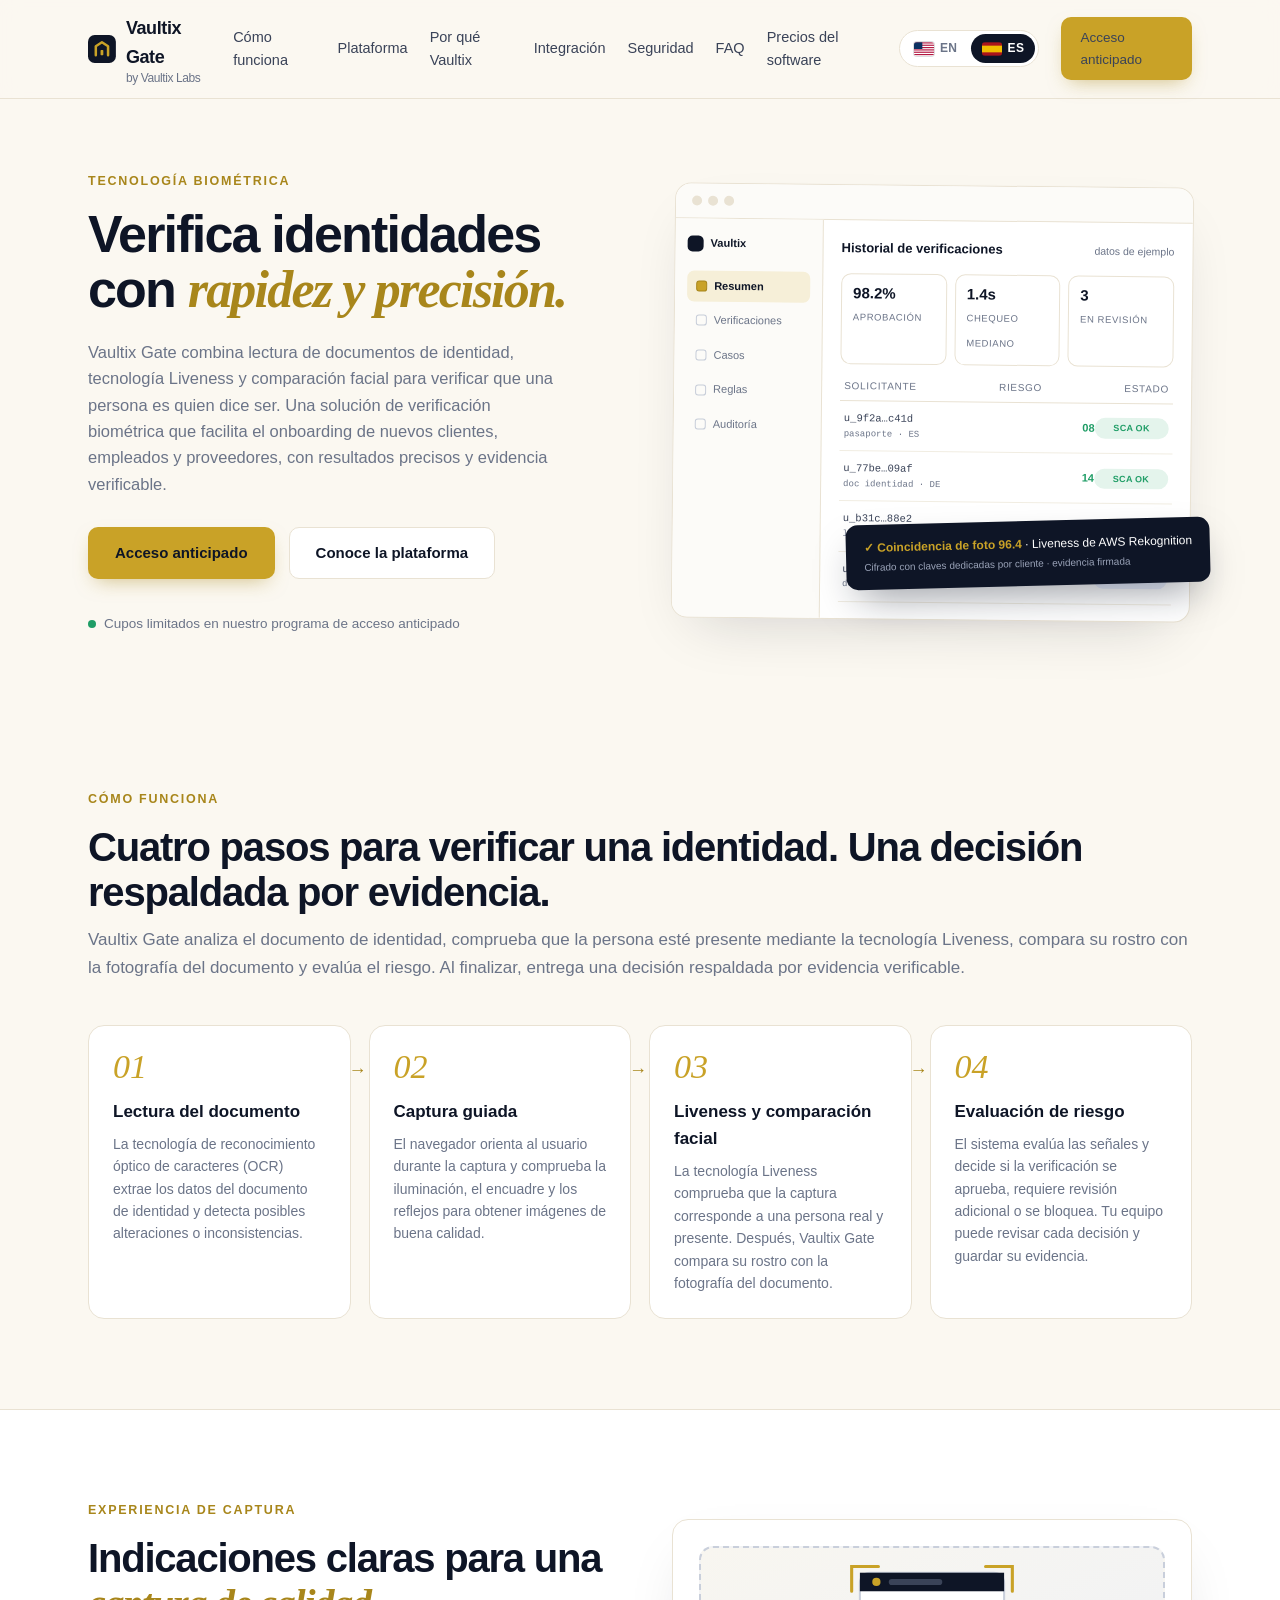
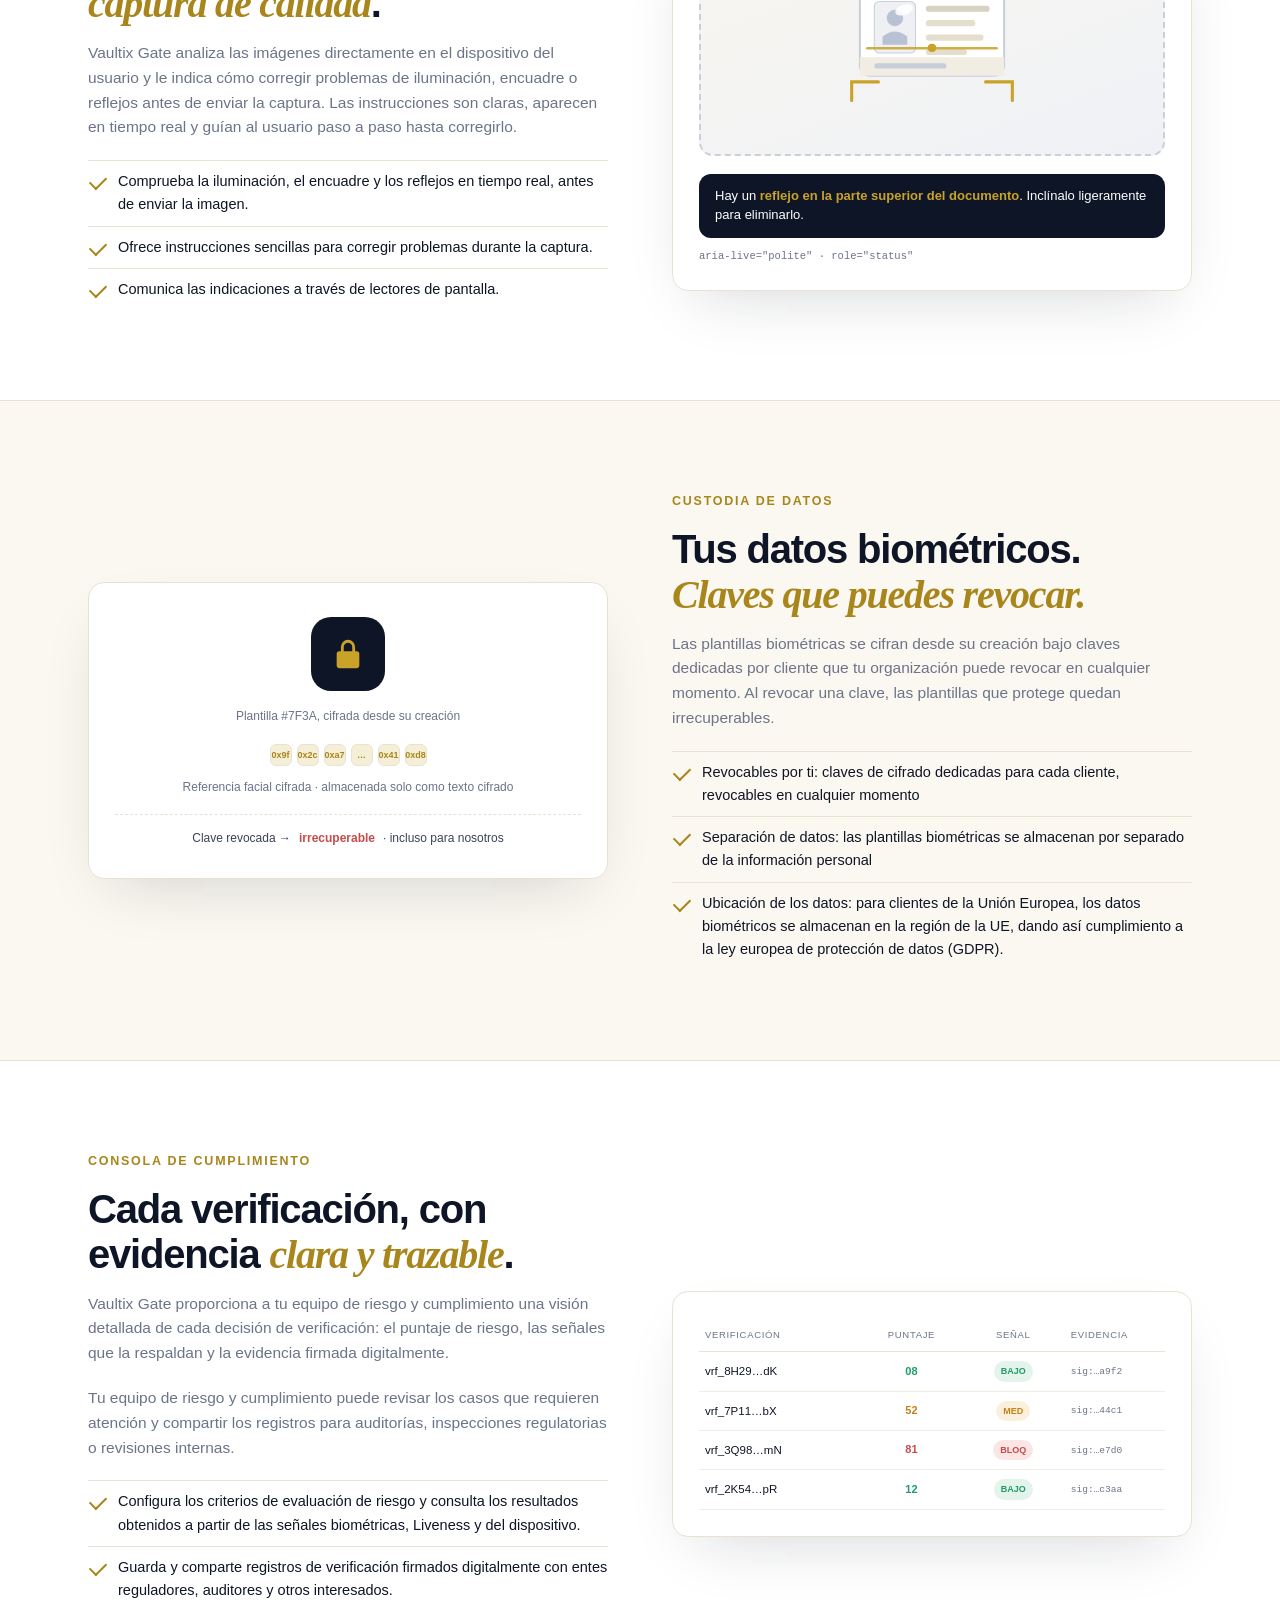
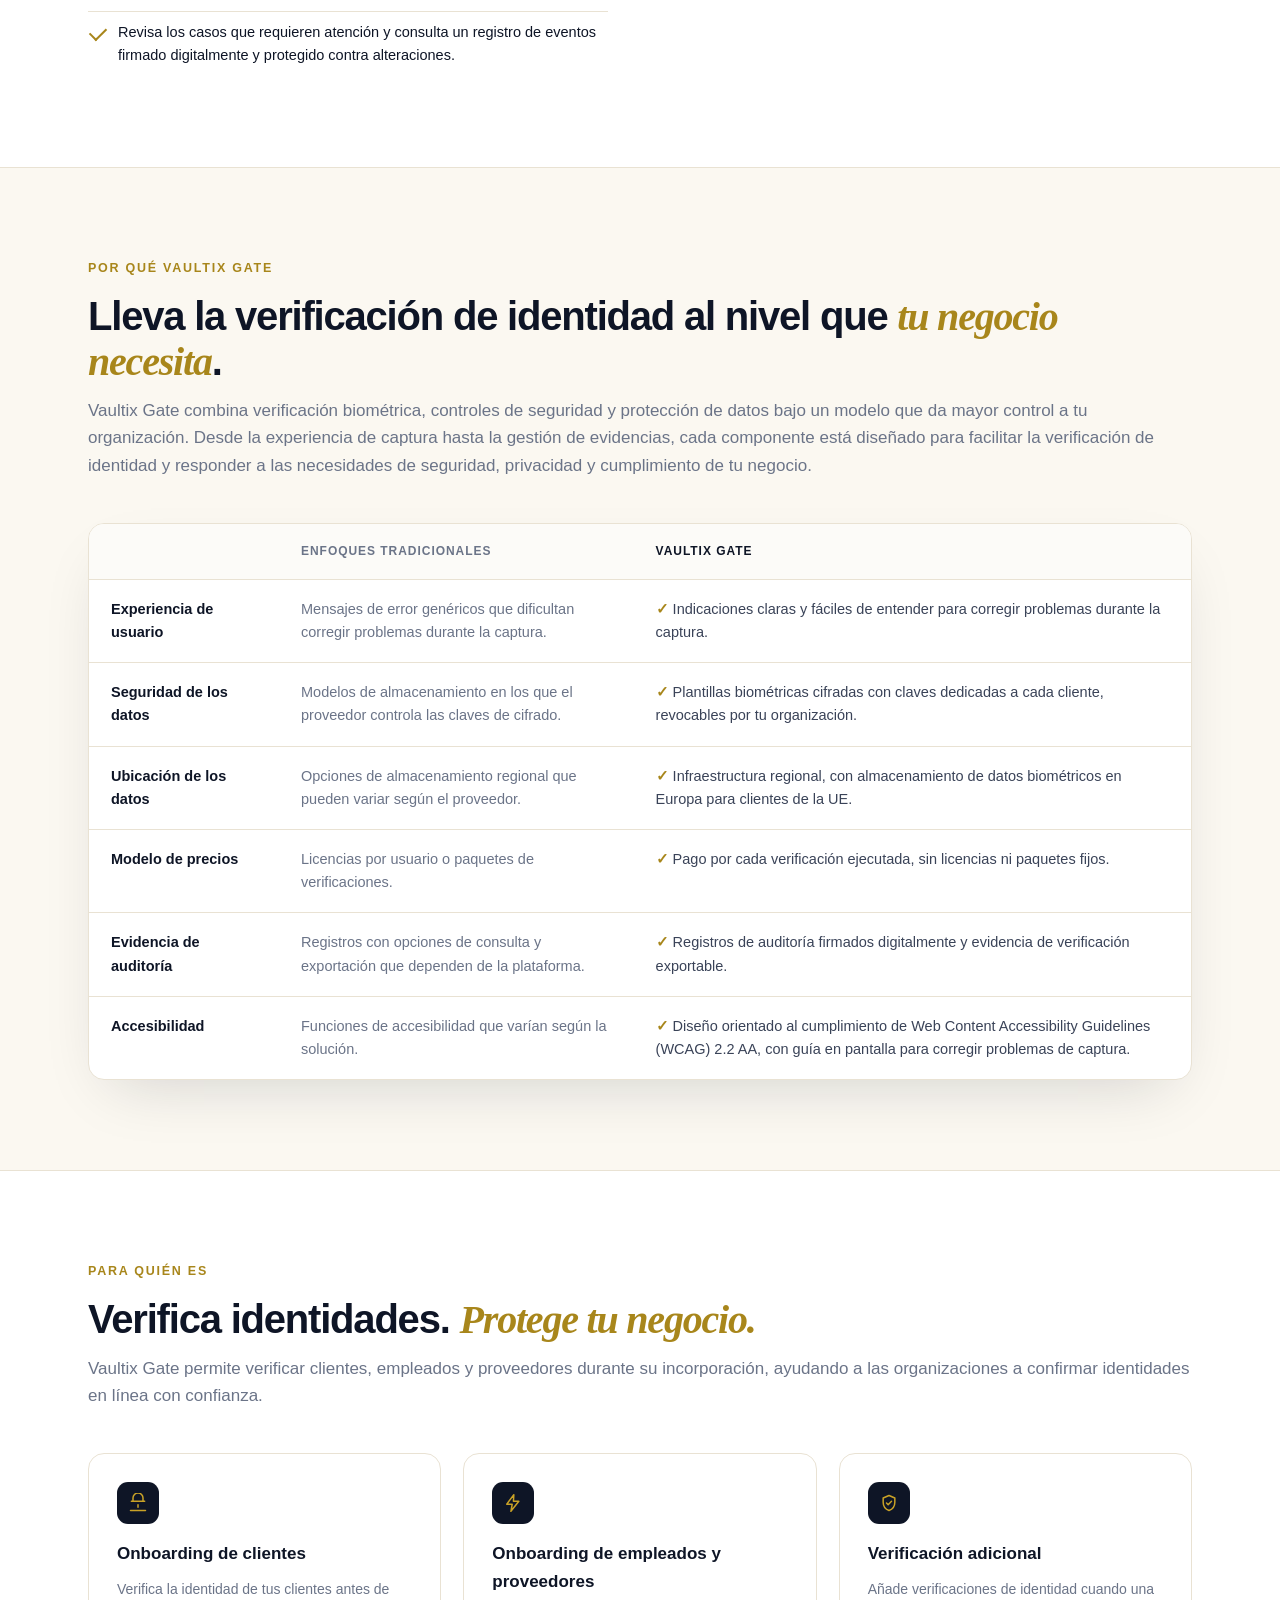
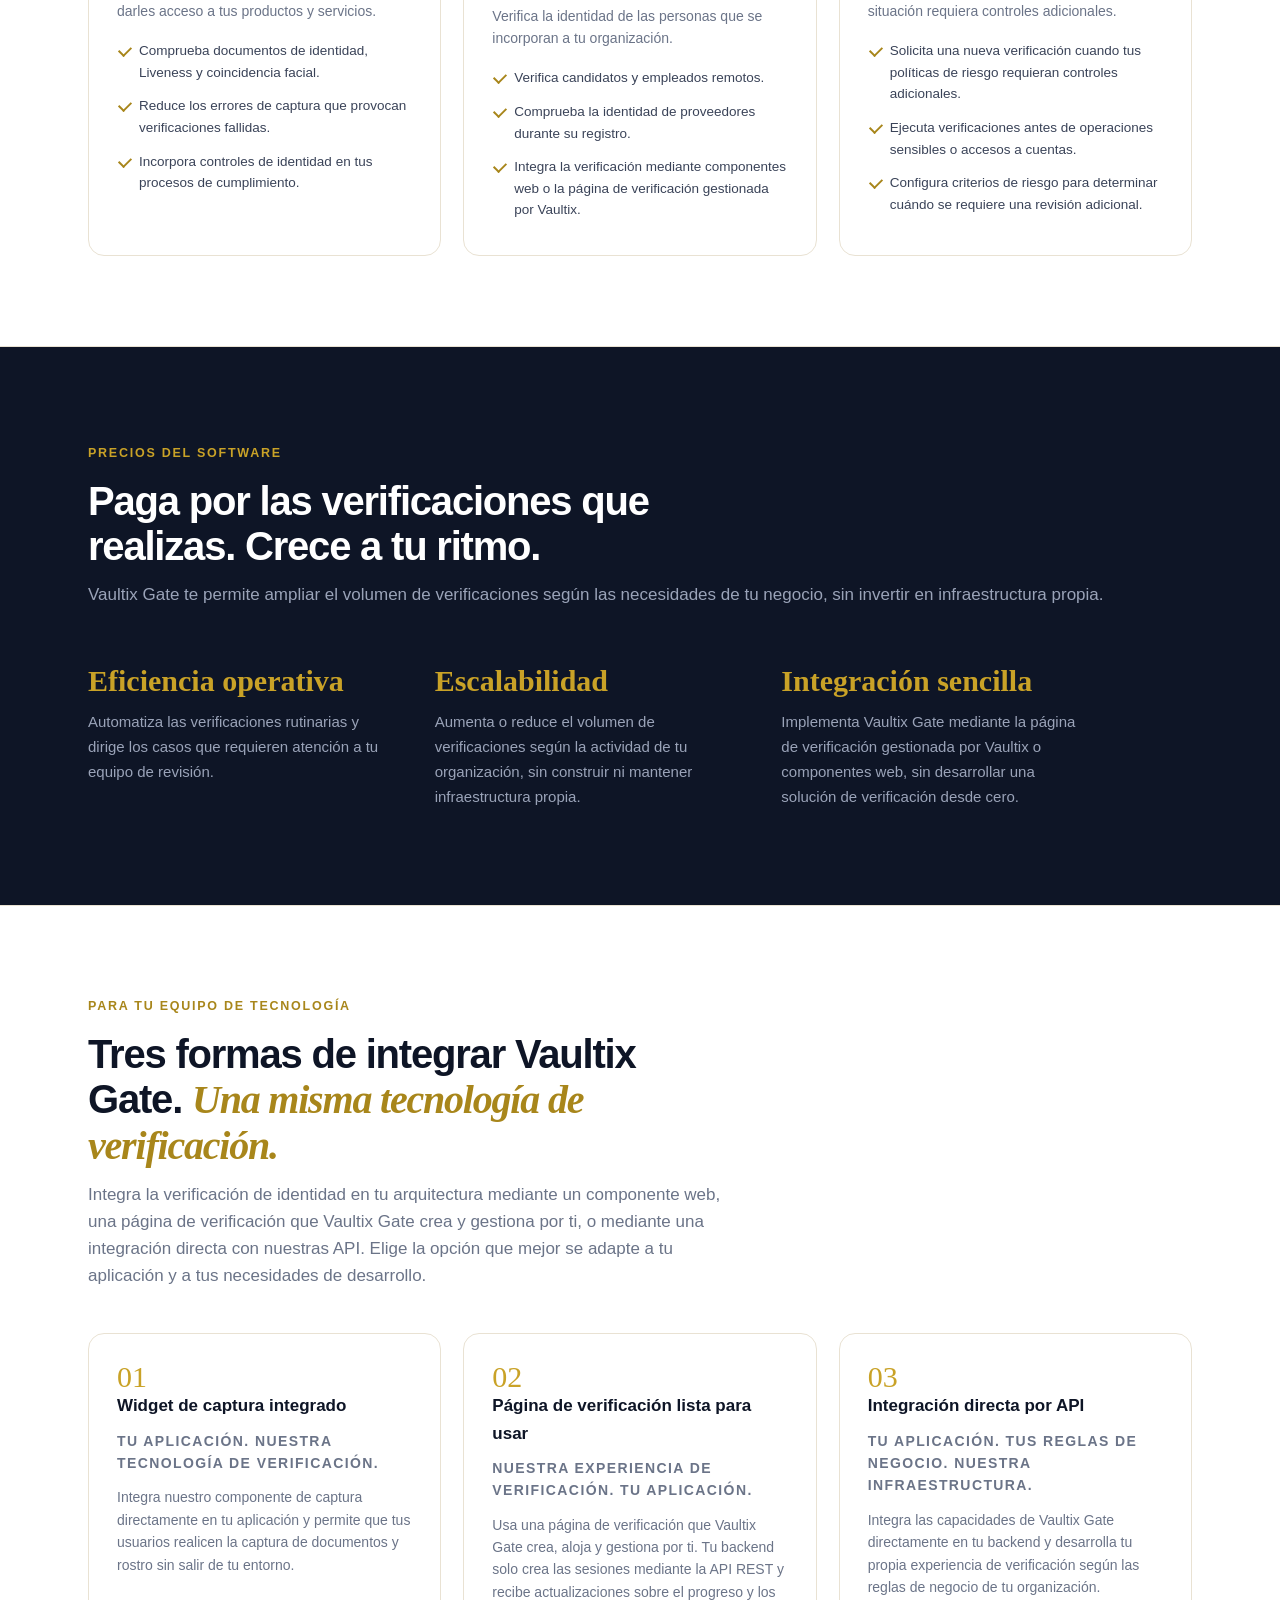
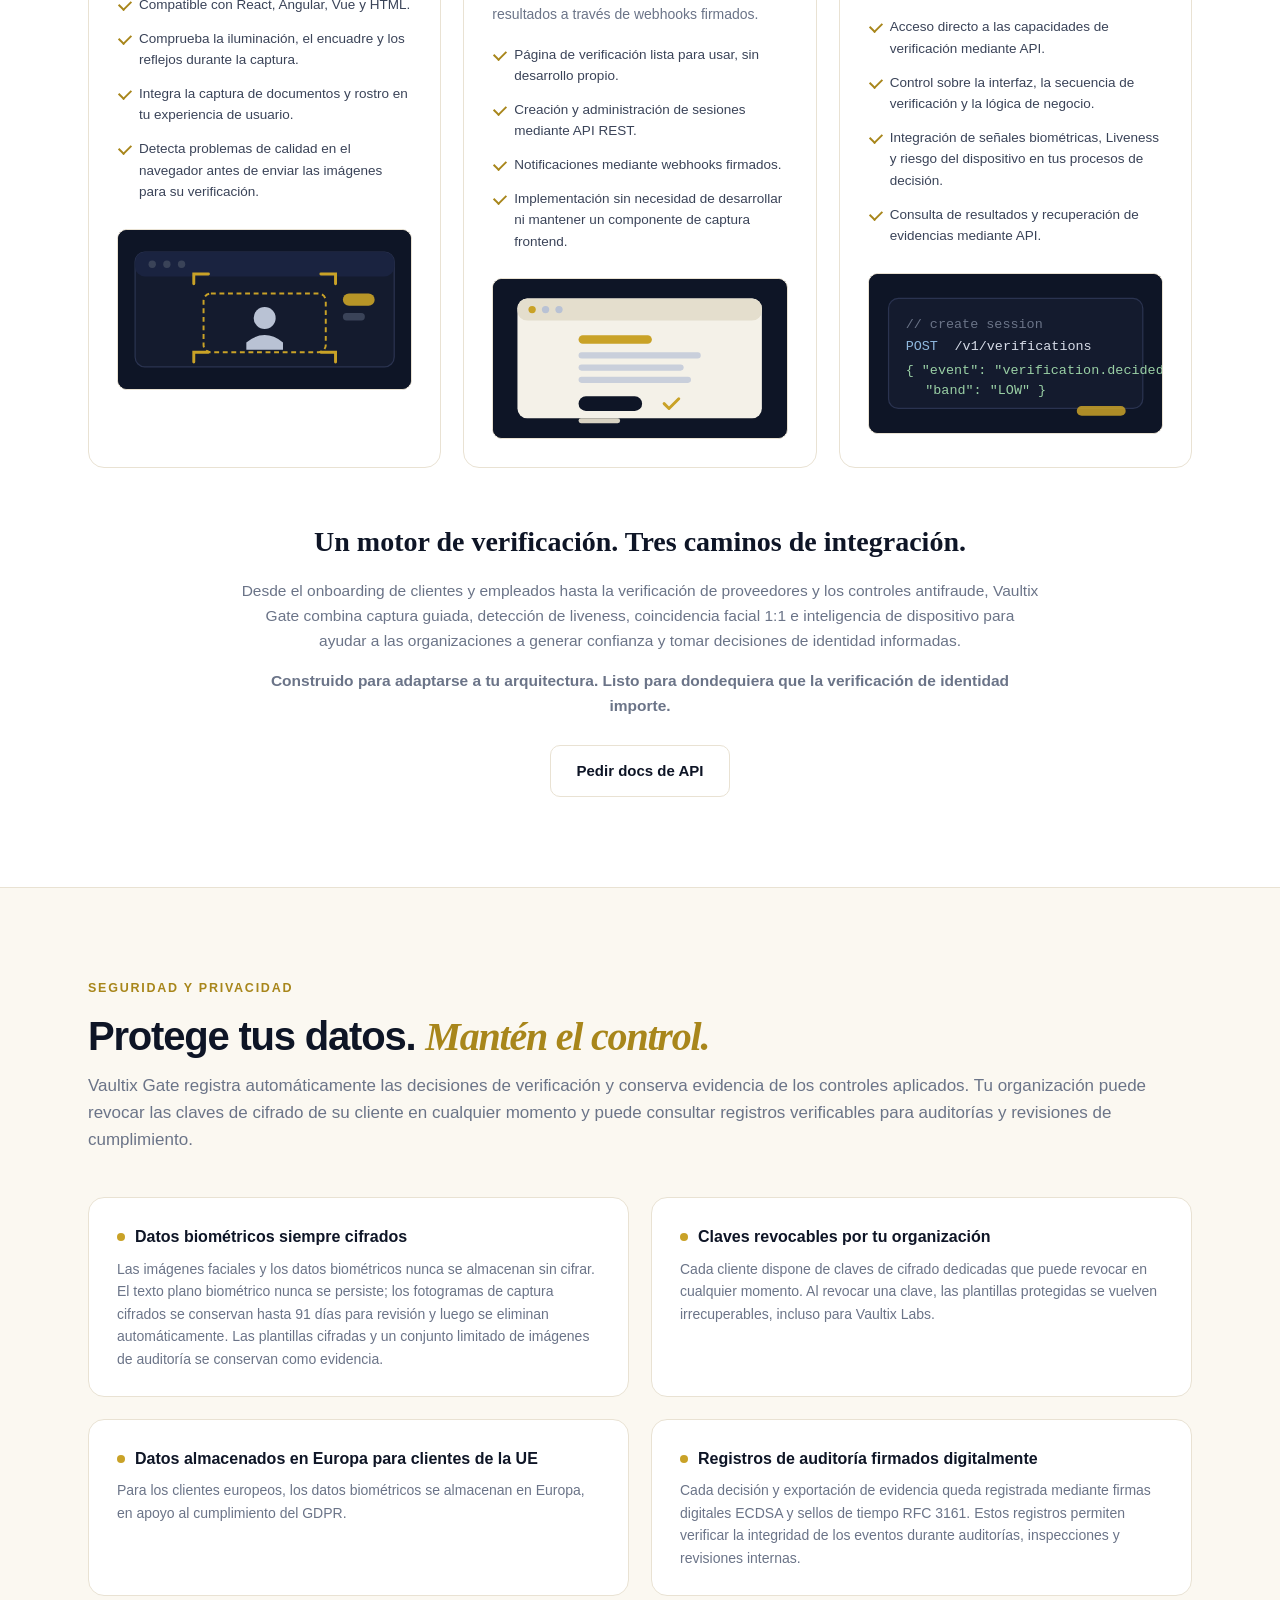
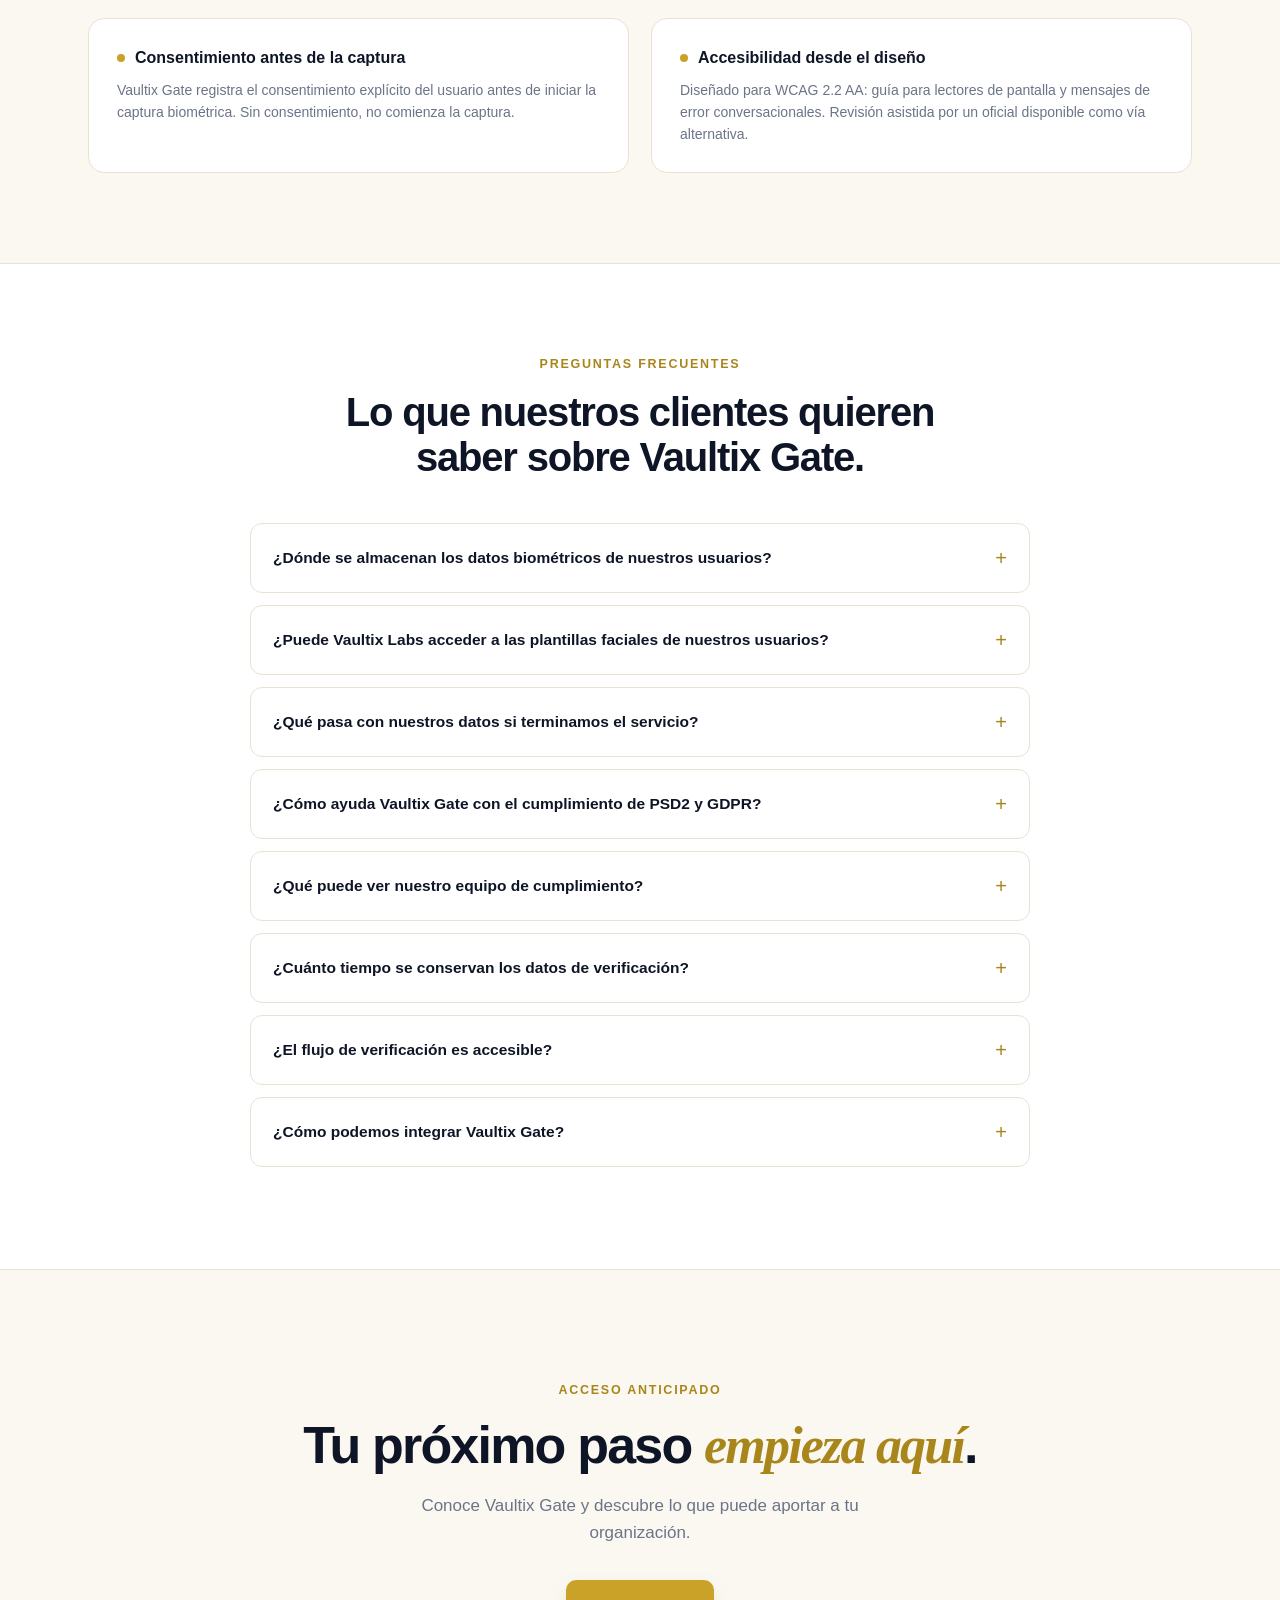
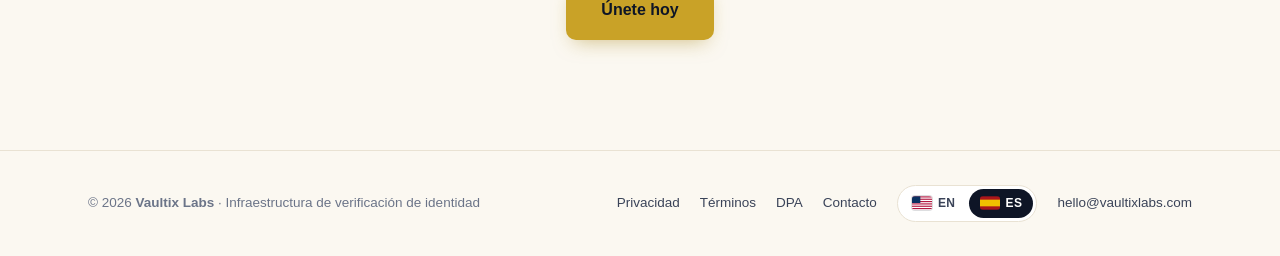
<file: es/index.html>
<!DOCTYPE html>
<html lang="es">
<head>
  <meta charset="UTF-8">
  <meta name="viewport" content="width=device-width, initial-scale=1.0">
  <title>Verificación de identidad SaaS para empresas | Vaultix Labs</title>
  <meta name="description" content="Verifica clientes, empleados y proveedores en EE. UU., América y Europa. Descubre Vaultix Labs, el SaaS de verificación de identidad creado para empresas.">
  <link rel="canonical" href="https://vaultixlabs.com/es/">
  <link rel="alternate" hreflang="en" href="https://vaultixlabs.com/">
  <link rel="alternate" hreflang="es" href="https://vaultixlabs.com/es/">
  <link rel="alternate" hreflang="x-default" href="https://vaultixlabs.com/">

  <!-- Open Graph -->
  <meta property="og:type" content="website">
  <meta property="og:site_name" content="Vaultix Labs">
  <meta property="og:title" content="Verificación de identidad SaaS para empresas | Vaultix Labs">
  <meta property="og:description" content="Verifica clientes, empleados y proveedores en EE. UU., América y Europa. Descubre Vaultix Labs, el SaaS de verificación de identidad creado para empresas.">
  <meta property="og:url" content="https://vaultixlabs.com/es/">
  <meta property="og:locale" content="es_ES">
  <meta property="og:locale:alternate" content="en_US">
  <meta property="og:image" content="https://vaultixlabs.com/assets/og-image.png">
  <meta property="og:image:width" content="1200">
  <meta property="og:image:height" content="630">

  <!-- Twitter -->
  <meta name="twitter:card" content="summary_large_image">
  <meta name="twitter:title" content="Verificación de identidad SaaS para empresas | Vaultix Labs">
  <meta name="twitter:description" content="Verifica clientes, empleados y proveedores en EE. UU., América y Europa.">
  <meta name="twitter:image" content="https://vaultixlabs.com/assets/og-image.png">

  <link rel="icon" href="data:image/svg+xml,<svg xmlns='http://www.w3.org/2000/svg' viewBox='0 0 100 100'><rect width='100' height='100' rx='22' fill='%230E1526'/><path d='M28 72 V40 L50 26 L72 40 V72' stroke='%23C9A227' stroke-width='8' fill='none' stroke-linecap='round' stroke-linejoin='round'/><rect x='45' y='54' width='10' height='18' rx='2' fill='%23C9A227'/></svg>">
  <link rel="stylesheet" href="../assets/css/site.css?v=12">

  <script type="application/ld+json">
  {
    "@context": "https://schema.org",
    "@graph": [
      {
        "@type": "Organization",
        "@id": "https://vaultixlabs.com/#org",
        "name": "Vaultix Labs",
        "url": "https://vaultixlabs.com/",
        "email": "hello@vaultixlabs.com",
        "logo": "https://vaultixlabs.com/assets/logo.svg"
      },
      {
        "@type": "WebSite",
        "@id": "https://vaultixlabs.com/#website",
        "url": "https://vaultixlabs.com/",
        "name": "Vaultix Labs",
        "publisher": { "@id": "https://vaultixlabs.com/#org" },
        "inLanguage": ["en", "es"]
      },
      {
        "@type": "SoftwareApplication",
        "name": "Vaultix Gate",
        "applicationCategory": "SecurityApplication",
        "operatingSystem": "Web",
        "url": "https://vaultixlabs.com/es/",
        "description": "Verificación de identidad biométrica para bancos, neobancos y fintechs: liveness de AWS Rekognition, coincidencia facial, inteligencia de dispositivo y auditoría criptográfica.",
        "provider": { "@id": "https://vaultixlabs.com/#org" }
      },
      {
        "@type": "FAQPage",
        "@id": "https://vaultixlabs.com/es/#faq",
        "inLanguage": "es",
        "mainEntity": [
          {
            "@type": "Question",
            "name": "¿Dónde se almacenan los datos biométricos de nuestros usuarios?",
            "acceptedAnswer": { "@type": "Answer", "text": "Vaultix Gate atiende organizaciones en Europa, Estados Unidos y América Latina. Para los clientes de la Unión Europea, los datos biométricos se almacenan en Europa, en apoyo al cumplimiento del Reglamento General de Protección de Datos (GDPR)." }
          },
          {
            "@type": "Question",
            "name": "¿Puede Vaultix Labs acceder a las plantillas faciales de nuestros usuarios?",
            "acceptedAnswer": { "@type": "Answer", "text": "No. Los datos faciales se cifran bajo claves dedicadas por cliente que tu organización puede revocar en cualquier momento. Al revocar una clave, las plantillas que protege se vuelven irrecuperables, incluso para Vaultix Labs." }
          },
          {
            "@type": "Question",
            "name": "¿Qué pasa con nuestros datos si terminamos el servicio?",
            "acceptedAnswer": { "@type": "Answer", "text": "Los fotogramas de captura cifrados se conservan hasta 91 días para revisión y luego se eliminan. Tu organización también puede revocar las claves de cifrado para impedir el acceso a las plantillas biométricas protegidas por ellas." }
          },
          {
            "@type": "Question",
            "name": "¿Cómo ayuda Vaultix Gate con el cumplimiento de PSD2 y GDPR?",
            "acceptedAnswer": { "@type": "Answer", "text": "Vaultix Gate incorpora controles de verificación de identidad, consentimiento explícito, protección de datos y registros de auditoría firmados digitalmente. Estas capacidades aportan controles y evidencia para respaldar tus procesos de cumplimiento." }
          },
          {
            "@type": "Question",
            "name": "¿Qué puede ver nuestro equipo de cumplimiento?",
            "acceptedAnswer": { "@type": "Answer", "text": "Tu equipo puede consultar los resultados de verificación, los puntajes de riesgo, las señales que respaldan cada decisión y los registros firmados digitalmente. También puede revisar casos que requieren atención y compartir la evidencia correspondiente." }
          },
          {
            "@type": "Question",
            "name": "¿Cuánto tiempo se conservan los datos de verificación?",
            "acceptedAnswer": { "@type": "Answer", "text": "La retención es configurable por cliente. Los fotogramas de captura cifrados se conservan hasta 91 días para revisión y luego se eliminan; los objetos de evidencia se conservan en almacenamiento a prueba de alteraciones durante un periodo configurable de 90 días a 10 años. Los metadatos siguen tu política de retención definida." }
          },
          {
            "@type": "Question",
            "name": "¿El flujo de verificación es accesible?",
            "acceptedAnswer": { "@type": "Answer", "text": "Sí. Vaultix Gate está diseñado para cumplir con WCAG 2.2 AA, con guía para lectores de pantalla y mensajes de error conversacionales en lenguaje claro. La revisión asistida por un oficial está disponible como vía alternativa." }
          },
          {
            "@type": "Question",
            "name": "¿Cómo podemos integrar Vaultix Gate?",
            "acceptedAnswer": { "@type": "Answer", "text": "Puedes integrar la verificación mediante un componente web, usar la página de verificación que Vaultix Gate gestiona por ti o conectarte directamente a nuestras API. Elige el modelo que mejor se adapte a tu arquitectura." }
          }
        ]
      }
    ]
  }
  </script>
</head>
<body>

<nav>
  <div class="nav-inner">
    <a class="brand" href="#top">
      <svg class="mark" viewBox="0 0 100 100" fill="none"><rect width="100" height="100" rx="24" fill="#0E1526"/><path d="M28 72 V40 L50 26 L72 40 V72" stroke="#C9A227" stroke-width="9" stroke-linecap="round" stroke-linejoin="round"/><rect x="45" y="54" width="10" height="18" rx="2" fill="#C9A227"/></svg>
      <span>Vaultix Gate<small>by Vaultix Labs</small></span>
    </a>
    <button class="nav-toggle" id="navToggle" aria-label="Menú" aria-expanded="false">☰</button>
    <div class="nav-links" id="navLinks">
      <a href="#how">Cómo funciona</a>
      <a href="#features">Plataforma</a>
      <a href="#why">Por qué Vaultix</a>
      <a href="#integracion">Integración</a>
      <a href="#security">Seguridad</a>
      <a href="#faq">FAQ</a>
      <a href="#precios-del-software">Precios del software</a>
      <span class="lang-switch" aria-label="Idioma">
        <a href="/" hreflang="en" aria-label="English" title="English"><svg class="flag" viewBox="0 0 24 16" aria-hidden="true" focusable="false"><rect width="24" height="16" fill="#fff"/><g fill="#B31942"><rect width="24" height="1.4"/><rect y="2.8" width="24" height="1.4"/><rect y="5.6" width="24" height="1.4"/><rect y="8.4" width="24" height="1.4"/><rect y="11.2" width="24" height="1.4"/><rect y="14" width="24" height="1.4"/></g><rect width="10" height="8" fill="#0A3161"/></svg><span>EN</span></a><a href="/es/" class="active" hreflang="es" aria-label="Español" title="Español" aria-current="true"><svg class="flag" viewBox="0 0 24 16" aria-hidden="true" focusable="false"><rect width="24" height="16" fill="#AA151B"/><rect y="4" width="24" height="8" fill="#F1BF00"/></svg><span>ES</span></a>
      </span>
      <a class="btn btn-gold" href="mailto:hello@vaultixlabs.com?subject=Acceso%20anticipado">Acceso anticipado</a>
    </div>
  </div>
</nav>

<!-- ============ HERO ============ -->
<header class="hero" id="top">
  <div class="container hero-grid">
    <div>
      <div class="eyebrow">Tecnología biométrica</div>
      <h1>Verifica identidades con <span class="serif">rapidez y precisión.</span></h1>
      <p class="sub">Vaultix Gate combina lectura de documentos de identidad, tecnología Liveness y comparación facial para verificar que una persona es quien dice ser. Una solución de verificación biométrica que facilita el onboarding de nuevos clientes, empleados y proveedores, con resultados precisos y evidencia verificable.</p>
      <div class="cta-row">
        <a class="btn btn-gold" href="mailto:hello@vaultixlabs.com?subject=Acceso%20anticipado">Acceso anticipado</a>
        <a class="btn btn-ghost" href="#features">Conoce la plataforma</a>
      </div>
      <div class="proof"><span class="dot"></span> Cupos limitados en nuestro programa de acceso anticipado</div>
    </div>

    <!-- product mockup -->
    <div class="mockup-wrap">
      <div class="mockup">
        <div class="mock-chrome"><i></i><i></i><i></i></div>
        <div class="mock-body">
          <div class="mock-side">
            <div class="logo-row"><i></i><b>Vaultix</b></div>
            <div class="nav-item on"><i></i>Resumen</div>
            <div class="nav-item"><i></i>Verificaciones</div>
            <div class="nav-item"><i></i>Casos</div>
            <div class="nav-item"><i></i>Reglas</div>
            <div class="nav-item"><i></i>Auditoría</div>
          </div>
          <div class="mock-main">
            <div class="mock-title"><b>Historial de verificaciones</b><span>datos de ejemplo</span></div>
            <div class="kpis">
              <div class="kpi"><b>98.2%</b><span>aprobación</span></div>
              <div class="kpi"><b>1.4s</b><span>chequeo mediano</span></div>
              <div class="kpi"><b>3</b><span>en revisión</span></div>
            </div>
            <div class="queue-head"><span>Solicitante</span><span style="text-align:right">Riesgo</span><span style="text-align:right">Estado</span></div>
            <div class="qrow"><div class="hash">u_9f2a…c41d<small>pasaporte · ES</small></div><div class="score low">08</div><div class="pill low">SCA OK</div></div>
            <div class="qrow"><div class="hash">u_77be…09af<small>doc identidad · DE</small></div><div class="score low">14</div><div class="pill low">SCA OK</div></div>
            <div class="qrow"><div class="hash">u_b31c…88e2<small>licencia de conducir · FR</small></div><div class="score med">47</div><div class="pill med">REVISIÓN</div></div>
            <div class="qrow"><div class="hash">u_4dd0…13bb<small>doc identidad · IT</small></div><div class="score low">11</div><div class="pill rev">REVISIÓN</div></div>
          </div>
        </div>
      </div>
      <div class="float-card">
        <span class="chk">✓ Coincidencia de foto 96.4</span> · Liveness de AWS Rekognition
        <small>Cifrado con claves dedicadas por cliente · evidencia firmada</small>
      </div>
    </div>
  </div>
</header>

<!-- ============ CÓMO FUNCIONA ============ -->
<section id="how" class="section">
  <div class="container">
    <div class="section-head">
      <div class="eyebrow">Cómo funciona</div>
      <h2>Cuatro pasos para verificar una identidad. Una decisión respaldada por evidencia.</h2>
      <p class="lead">Vaultix Gate analiza el documento de identidad, comprueba que la persona esté presente mediante la tecnología Liveness, compara su rostro con la fotografía del documento y evalúa el riesgo. Al finalizar, entrega una decisión respaldada por evidencia verificable.</p>
    </div>
    <div class="steps">
      <div class="step">
        <div class="num">01</div>
        <h3>Lectura del documento</h3>
        <p>La tecnología de reconocimiento óptico de caracteres (OCR) extrae los datos del documento de identidad y detecta posibles alteraciones o inconsistencias.</p>
      </div>
      <div class="step">
        <div class="num">02</div>
        <h3>Captura guiada</h3>
        <p>El navegador orienta al usuario durante la captura y comprueba la iluminación, el encuadre y los reflejos para obtener imágenes de buena calidad.</p>
      </div>
      <div class="step">
        <div class="num">03</div>
        <h3>Liveness y comparación facial</h3>
        <p>La tecnología Liveness comprueba que la captura corresponde a una persona real y presente. Después, Vaultix Gate compara su rostro con la fotografía del documento.</p>
      </div>
      <div class="step">
        <div class="num">04</div>
        <h3>Evaluación de riesgo</h3>
        <p>El sistema evalúa las señales y decide si la verificación se aprueba, requiere revisión adicional o se bloquea. Tu equipo puede revisar cada decisión y guardar su evidencia.</p>
      </div>
    </div>
  </div>
</section>

<!-- ============ FEATURE 1: capture UX ============ -->
<section id="features" class="section alt">
  <div class="container feat-grid">
    <div class="feat-copy">
      <div class="eyebrow">Experiencia de captura</div>
      <h2>Indicaciones claras para una <span class="serif">captura de calidad</span>.</h2>
      <p>Vaultix Gate analiza las imágenes directamente en el dispositivo del usuario y le indica cómo corregir problemas de iluminación, encuadre o reflejos antes de enviar la captura. Las instrucciones son claras, aparecen en tiempo real y guían al usuario paso a paso hasta corregirlo.</p>
      <ul>
        <li>Comprueba la iluminación, el encuadre y los reflejos en tiempo real, antes de enviar la imagen.</li>
        <li>Ofrece instrucciones sencillas para corregir problemas durante la captura.</li>
        <li>Comunica las indicaciones a través de lectores de pantalla.</li>
      </ul>
    </div>
    <div class="vis">
      <div class="capture-frame">
        <svg viewBox="0 0 280 200" width="100%" height="100%" preserveAspectRatio="xMidYMid meet" aria-hidden="true">
          <rect x="70" y="24" width="140" height="100" rx="10" fill="#FFFFFF" stroke="#C9CFDB" stroke-width="2"/>
          <rect x="70" y="24" width="140" height="18" fill="#0E1526"/>
          <circle cx="86" cy="33" r="4" fill="#C9A227"/>
          <rect x="98" y="30" width="52" height="6" rx="3" fill="#3A4358"/>
          <rect x="84" y="52" width="40" height="50" rx="5" fill="#EEF0F4" stroke="#C9CFDB"/>
          <circle cx="104" cy="68" r="8" fill="#B9C2D4"/>
          <path d="M92 86 q12 -10 24 0 v8 h-24z" fill="#B9C2D4"/>
          <ellipse cx="113" cy="60" rx="9" ry="5" fill="#fff" opacity=".85" transform="rotate(-20 113 60)"/>
          <rect x="134" y="56" width="62" height="6" rx="3" fill="#D8D2C2"/>
          <rect x="134" y="70" width="48" height="6" rx="3" fill="#E4DECD"/>
          <rect x="134" y="84" width="56" height="6" rx="3" fill="#E4DECD"/>
          <rect x="134" y="98" width="40" height="6" rx="3" fill="#E4DECD"/>
          <rect x="70" y="106" width="140" height="18" fill="#F1EDE2"/>
          <rect x="84" y="112" width="70" height="5" rx="2.5" fill="#C7CDD9"/>
          <path d="M62 42 V18 H88" fill="none" stroke="#C9A227" stroke-width="3" stroke-linecap="round"/>
          <path d="M218 42 V18 H192" fill="none" stroke="#C9A227" stroke-width="3" stroke-linecap="round"/>
          <path d="M62 148 V130 H88" fill="none" stroke="#C9A227" stroke-width="3" stroke-linecap="round"/>
          <path d="M218 148 V130 H192" fill="none" stroke="#C9A227" stroke-width="3" stroke-linecap="round"/>
          <rect x="76" y="96" width="128" height="2.5" rx="1.25" fill="#C9A227" opacity=".85"/>
          <circle cx="140" cy="97" r="4" fill="#C9A227"/>
        </svg>
      </div>
      <div class="guide-bubble">Hay un <b>reflejo en la parte superior del documento</b>. Inclínalo ligeramente para eliminarlo.</div>
      <div class="aria-tag">aria-live="polite" · role="status"</div>
    </div>
  </div>
</section>

<!-- ============ FEATURE 2: custodia ============ -->
<section class="section">
  <div class="container feat-grid flip">
    <div class="feat-copy">
      <div class="eyebrow">Custodia de datos</div>
      <h2>Tus datos biométricos. <span class="serif">Claves que puedes revocar.</span></h2>
      <p>Las plantillas biométricas se cifran desde su creación bajo claves dedicadas por cliente que tu organización puede revocar en cualquier momento. Al revocar una clave, las plantillas que protege quedan irrecuperables.</p>
      <ul>
        <li>Revocables por ti: claves de cifrado dedicadas para cada cliente, revocables en cualquier momento</li>
        <li>Separación de datos: las plantillas biométricas se almacenan por separado de la información personal</li>
        <li>Ubicación de los datos: para clientes de la Unión Europea, los datos biométricos se almacenan en la región de la UE, dando así cumplimiento a la ley europea de protección de datos (GDPR).</li>
      </ul>
    </div>
    <div class="vis">
      <div class="vault-card">
        <div class="keyring">
          <svg width="34" height="34" viewBox="0 0 24 24" fill="none"><path d="M12 2a5 5 0 0 0-5 5v3H6a2 2 0 0 0-2 2v8a2 2 0 0 0 2 2h12a2 2 0 0 0 2-2v-8a2 2 0 0 0-2-2h-1V7a5 5 0 0 0-5-5zm-3 8V7a3 3 0 1 1 6 0v3H9z" fill="#C9A227"/></svg>
        </div>
        <div class="cap">Plantilla #7F3A, cifrada desde su creación</div>
        <div class="vector-row"><i>0x9f</i><i>0x2c</i><i>0xa7</i><i>…</i><i>0x41</i><i>0xd8</i></div>
        <div class="cap">Referencia facial cifrada · almacenada solo como texto cifrado</div>
        <div class="shred">Clave revocada → <b>irrecuperable</b> · incluso para nosotros</div>
      </div>
    </div>
  </div>
</section>

<!-- ============ FEATURE 3: consola ============ -->
<section class="section alt">
  <div class="container feat-grid">
    <div class="feat-copy">
      <div class="eyebrow">Consola de cumplimiento</div>
      <h2>Cada verificación, con evidencia <span class="serif">clara y trazable</span>.</h2>
      <p>Vaultix Gate proporciona a tu equipo de riesgo y cumplimiento una visión detallada de cada decisión de verificación: el puntaje de riesgo, las señales que la respaldan y la evidencia firmada digitalmente.</p>
      <p>Tu equipo de riesgo y cumplimiento puede revisar los casos que requieren atención y compartir los registros para auditorías, inspecciones regulatorias o revisiones internas.</p>
      <ul>
        <li>Configura los criterios de evaluación de riesgo y consulta los resultados obtenidos a partir de las señales biométricas, Liveness y del dispositivo.</li>
        <li>Guarda y comparte registros de verificación firmados digitalmente con entes reguladores, auditores y otros interesados.</li>
        <li>Revisa los casos que requieren atención y consulta un registro de eventos firmado digitalmente y protegido contra alteraciones.</li>
      </ul>
    </div>
    <div class="vis">
      <div class="mini-table">
        <div class="mrow head"><span>Verificación</span><span>Puntaje</span><span>Señal</span><span>Evidencia</span></div>
        <div class="mrow"><span>vrf_8H29…dK</span><span class="score low">08</span><span><span class="badge-risk low">BAJO</span></span><span class="evid">sig:…a9f2</span></div>
        <div class="mrow"><span>vrf_7P11…bX</span><span class="score med">52</span><span><span class="badge-risk med">MED</span></span><span class="evid">sig:…44c1</span></div>
        <div class="mrow"><span>vrf_3Q98…mN</span><span class="score" style="color:var(--red)">81</span><span><span class="badge-risk high">BLOQ</span></span><span class="evid">sig:…e7d0</span></div>
        <div class="mrow"><span>vrf_2K54…pR</span><span class="score low">12</span><span><span class="badge-risk low">BAJO</span></span><span class="evid">sig:…c3aa</span></div>
      </div>
    </div>
  </div>
</section>

<!-- ============ POR QUÉ VAULTIX ============ -->
<section id="why" class="section">
  <div class="container">
    <div class="section-head">
      <div class="eyebrow">Por qué Vaultix Gate</div>
      <h2>Lleva la verificación de identidad al nivel que <span class="serif">tu negocio necesita</span>.</h2>
      <p class="lead">Vaultix Gate combina verificación biométrica, controles de seguridad y protección de datos bajo un modelo que da mayor control a tu organización. Desde la experiencia de captura hasta la gestión de evidencias, cada componente está diseñado para facilitar la verificación de identidad y responder a las necesidades de seguridad, privacidad y cumplimiento de tu negocio.</p>
    </div>
    <div class="compare-wrap">
      <table class="compare">
        <thead>
          <tr>
            <th></th>
            <th>Enfoques tradicionales</th>
            <th class="us">Vaultix Gate</th>
          </tr>
        </thead>
        <tbody>
          <tr>
            <td>Experiencia de usuario</td>
            <td class="them">Mensajes de error genéricos que dificultan corregir problemas durante la captura.</td>
            <td class="us-cell"><span class="tick">✓</span> Indicaciones claras y fáciles de entender para corregir problemas durante la captura.</td>
          </tr>
          <tr>
            <td>Seguridad de los datos</td>
            <td class="them">Modelos de almacenamiento en los que el proveedor controla las claves de cifrado.</td>
            <td class="us-cell"><span class="tick">✓</span> Plantillas biométricas cifradas con claves dedicadas a cada cliente, revocables por tu organización.</td>
          </tr>
          <tr>
            <td>Ubicación de los datos</td>
            <td class="them">Opciones de almacenamiento regional que pueden variar según el proveedor.</td>
            <td class="us-cell"><span class="tick">✓</span> Infraestructura regional, con almacenamiento de datos biométricos en Europa para clientes de la UE.</td>
          </tr>
          <tr>
            <td>Modelo de precios</td>
            <td class="them">Licencias por usuario o paquetes de verificaciones.</td>
            <td class="us-cell"><span class="tick">✓</span> Pago por cada verificación ejecutada, sin licencias ni paquetes fijos.</td>
          </tr>
          <tr>
            <td>Evidencia de auditoría</td>
            <td class="them">Registros con opciones de consulta y exportación que dependen de la plataforma.</td>
            <td class="us-cell"><span class="tick">✓</span> Registros de auditoría firmados digitalmente y evidencia de verificación exportable.</td>
          </tr>
          <tr>
            <td>Accesibilidad</td>
            <td class="them">Funciones de accesibilidad que varían según la solución.</td>
            <td class="us-cell"><span class="tick">✓</span> Diseño orientado al cumplimiento de Web Content Accessibility Guidelines (WCAG) 2.2 AA, con guía en pantalla para corregir problemas de captura.</td>
          </tr>
        </tbody>
      </table>
    </div>
  </div>
</section>

<!-- ============ AUDIENCIA ============ -->
<section id="audience" class="section alt">
  <div class="container">
    <div class="section-head">
      <div class="eyebrow">Para quién es</div>
      <h2>Verifica identidades. <span class="serif">Protege tu negocio.</span></h2>
      <p class="lead">Vaultix Gate permite verificar clientes, empleados y proveedores durante su incorporación, ayudando a las organizaciones a confirmar identidades en línea con confianza.</p>
    </div>
    <div class="cards-3">
      <div class="card">
        <div class="icon"><svg viewBox="0 0 24 24" fill="none"><path d="M3 21h18M4 10h16M6 10V6a6 6 0 0 1 12 0v4M12 14v3" stroke="#C9A227" stroke-width="1.8" stroke-linecap="round" stroke-linejoin="round"/></svg></div>
        <h3>Onboarding de clientes</h3>
        <p>Verifica la identidad de tus clientes antes de darles acceso a tus productos y servicios.</p>
        <ul>
          <li>Comprueba documentos de identidad, Liveness y coincidencia facial.</li>
          <li>Reduce los errores de captura que provocan verificaciones fallidas.</li>
          <li>Incorpora controles de identidad en tus procesos de cumplimiento.</li>
        </ul>
      </div>
      <div class="card">
        <div class="icon"><svg viewBox="0 0 24 24" fill="none"><path d="M13 2 4.5 13.5H11L9.5 22 19 10h-6.5L13 2z" stroke="#C9A227" stroke-width="1.8" stroke-linecap="round" stroke-linejoin="round"/></svg></div>
        <h3>Onboarding de empleados y proveedores</h3>
        <p>Verifica la identidad de las personas que se incorporan a tu organización.</p>
        <ul>
          <li>Verifica candidatos y empleados remotos.</li>
          <li>Comprueba la identidad de proveedores durante su registro.</li>
          <li>Integra la verificación mediante componentes web o la página de verificación gestionada por Vaultix.</li>
        </ul>
      </div>
      <div class="card">
        <div class="icon"><svg viewBox="0 0 24 24" fill="none"><path d="M12 3l7 3v5c0 4.5-3 8.5-7 10-4-1.5-7-5.5-7-10V6l7-3z" stroke="#C9A227" stroke-width="1.8" stroke-linecap="round" stroke-linejoin="round"/><path d="M9 12l2 2 4-4" stroke="#C9A227" stroke-width="1.8" stroke-linecap="round" stroke-linejoin="round"/></svg></div>
        <h3>Verificación adicional</h3>
        <p>Añade verificaciones de identidad cuando una situación requiera controles adicionales.</p>
        <ul>
          <li>Solicita una nueva verificación cuando tus políticas de riesgo requieran controles adicionales.</li>
          <li>Ejecuta verificaciones antes de operaciones sensibles o accesos a cuentas.</li>
          <li>Configura criterios de riesgo para determinar cuándo se requiere una revisión adicional.</li>
        </ul>
      </div>
    </div>
  </div>
</section>

<!-- ============ ECONOMICS ============ -->
<section id="precios-del-software" class="econ">
  <div class="container">
    <div class="eyebrow">Precios del software</div>
    <h2>Paga por las verificaciones que realizas. Crece a tu ritmo.</h2>
    <p class="lead">Vaultix Gate te permite ampliar el volumen de verificaciones según las necesidades de tu negocio, sin invertir en infraestructura propia.</p>
    <div class="econ-grid">
      <div><h3>Eficiencia operativa</h3><p>Automatiza las verificaciones rutinarias y dirige los casos que requieren atención a tu equipo de revisión.</p></div>
      <div><h3>Escalabilidad</h3><p>Aumenta o reduce el volumen de verificaciones según la actividad de tu organización, sin construir ni mantener infraestructura propia.</p></div>
      <div><h3>Integración sencilla</h3><p>Implementa Vaultix Gate mediante la página de verificación gestionada por Vaultix o componentes web, sin desarrollar una solución de verificación desde cero.</p></div>
    </div>
  </div>
</section>

<!-- ============ DESARROLLADORES ============ -->
<section id="integracion" class="section alt">
  <div class="container">
    <div class="section-head">
      <div class="eyebrow">Para tu equipo de tecnología</div>
      <h2>Tres formas de integrar Vaultix Gate. <span class="serif">Una misma tecnología de verificación.</span></h2>
      <p class="lead">Integra la verificación de identidad en tu arquitectura mediante un componente web, una página de verificación que Vaultix Gate crea y gestiona por ti, o mediante una integración directa con nuestras API. Elige la opción que mejor se adapte a tu aplicación y a tus necesidades de desarrollo.</p>
    </div>
    <div class="cards-3">
      <div class="card">
        <div class="int-num">01</div>
        <h3>Widget de captura integrado</h3>
        <p class="int-sub">Tu aplicación. Nuestra tecnología de verificación.</p>
        <p>Integra nuestro componente de captura directamente en tu aplicación y permite que tus usuarios realicen la captura de documentos y rostro sin salir de tu entorno.</p>
        <ul>
          <li>Compatible con React, Angular, Vue y HTML.</li>
          <li>Comprueba la iluminación, el encuadre y los reflejos durante la captura.</li>
          <li>Integra la captura de documentos y rostro en tu experiencia de usuario.</li>
          <li>Detecta problemas de calidad en el navegador antes de enviar las imágenes para su verificación.</li>
        </ul>
        <div class="int-visual"><svg viewBox="0 0 240 130" xmlns="http://www.w3.org/2000/svg" role="img" aria-label="Widget de captura embebido dentro de una aplicación"><rect width="240" height="130" fill="#0E1526"/><rect x="14" y="18" width="212" height="94" rx="8" fill="#141B2E" stroke="#2A3350"/><rect x="14" y="18" width="212" height="20" rx="8" fill="#1A2340"/><circle cx="28" cy="28" r="3" fill="#3A4358"/><circle cx="40" cy="28" r="3" fill="#3A4358"/><circle cx="52" cy="28" r="3" fill="#3A4358"/><rect x="70" y="52" width="100" height="48" rx="6" fill="none" stroke="#C9A227" stroke-width="1.6" stroke-dasharray="4 3"/><path d="M62 44 V36 H74" fill="none" stroke="#C9A227" stroke-width="2.4" stroke-linecap="round"/><path d="M178 44 V36 H166" fill="none" stroke="#C9A227" stroke-width="2.4" stroke-linecap="round"/><path d="M62 108 V100 H74" fill="none" stroke="#C9A227" stroke-width="2.4" stroke-linecap="round"/><path d="M178 108 V100 H166" fill="none" stroke="#C9A227" stroke-width="2.4" stroke-linecap="round"/><circle cx="120" cy="72" r="9" fill="#B9C2D4"/><path d="M105 92 q15 -12 30 0 v6 h-30z" fill="#B9C2D4"/><rect x="184" y="52" width="26" height="10" rx="5" fill="#C9A227" opacity=".9"/><rect x="184" y="68" width="18" height="6" rx="3" fill="#3A4358"/></svg></div>
      </div>
      <div class="card">
        <div class="int-num">02</div>
        <h3>Página de verificación lista para usar</h3>
        <p class="int-sub">Nuestra experiencia de verificación. Tu aplicación.</p>
        <p>Usa una página de verificación que Vaultix Gate crea, aloja y gestiona por ti. Tu backend solo crea las sesiones mediante la API REST y recibe actualizaciones sobre el progreso y los resultados a través de webhooks firmados.</p>
        <ul>
          <li>Página de verificación lista para usar, sin desarrollo propio.</li>
          <li>Creación y administración de sesiones mediante API REST.</li>
          <li>Notificaciones mediante webhooks firmados.</li>
          <li>Implementación sin necesidad de desarrollar ni mantener un componente de captura frontend.</li>
        </ul>
        <div class="int-visual"><svg viewBox="0 0 240 130" xmlns="http://www.w3.org/2000/svg" role="img" aria-label="Página de verificación gestionada por Vaultix"><rect width="240" height="130" fill="#0E1526"/><rect x="20" y="16" width="200" height="98" rx="8" fill="#F4F1E8"/><rect x="20" y="16" width="200" height="18" rx="8" fill="#E4DECD"/><circle cx="32" cy="25" r="3" fill="#C9A227"/><circle cx="43" cy="25" r="3" fill="#B9C2D4"/><circle cx="54" cy="25" r="3" fill="#B9C2D4"/><rect x="70" y="46" width="60" height="7" rx="3.5" fill="#C9A227"/><rect x="70" y="60" width="100" height="5" rx="2.5" fill="#C9CFDB"/><rect x="70" y="70" width="86" height="5" rx="2.5" fill="#C9CFDB"/><rect x="70" y="80" width="92" height="5" rx="2.5" fill="#C9CFDB"/><rect x="70" y="96" width="52" height="12" rx="6" fill="#0E1526"/><path d="M140 102 l4 4 8 -8" fill="none" stroke="#C9A227" stroke-width="2.4" stroke-linecap="round" stroke-linejoin="round"/><rect x="70" y="114" width="34" height="4" rx="2" fill="#D8D2C2"/></svg></div>
      </div>
      <div class="card">
        <div class="int-num">03</div>
        <h3>Integración directa por API</h3>
        <p class="int-sub">Tu aplicación. Tus reglas de negocio. Nuestra infraestructura.</p>
        <p>Integra las capacidades de Vaultix Gate directamente en tu backend y desarrolla tu propia experiencia de verificación según las reglas de negocio de tu organización.</p>
        <ul>
          <li>Acceso directo a las capacidades de verificación mediante API.</li>
          <li>Control sobre la interfaz, la secuencia de verificación y la lógica de negocio.</li>
          <li>Integración de señales biométricas, Liveness y riesgo del dispositivo en tus procesos de decisión.</li>
          <li>Consulta de resultados y recuperación de evidencias mediante API.</li>
        </ul>
        <div class="int-visual"><svg viewBox="0 0 240 130" xmlns="http://www.w3.org/2000/svg" role="img" aria-label="Integración directa por API"><rect width="240" height="130" fill="#0E1526"/><rect x="16" y="20" width="208" height="90" rx="8" fill="#141B2E" stroke="#2A3350"/><text x="30" y="44" font-family="Consolas, monospace" font-size="11" fill="#6B7488">// create session</text><text x="30" y="62" font-family="Consolas, monospace" font-size="11" fill="#8FB8DE">POST</text><text x="70" y="62" font-family="Consolas, monospace" font-size="11" fill="#D7DCE8">/v1/verifications</text><text x="30" y="82" font-family="Consolas, monospace" font-size="11" fill="#9AD0A5">{ "event": "verification.decided",</text><text x="46" y="98" font-family="Consolas, monospace" font-size="11" fill="#9AD0A5">"band": "LOW" }</text><rect x="170" y="108" width="40" height="8" rx="4" fill="#C9A227" opacity=".85"/></svg></div>
      </div>
    </div>
    <div class="int-footer">
      <h3>Un motor de verificación. Tres caminos de integración.</h3>
      <p>Desde el onboarding de clientes y empleados hasta la verificación de proveedores y los controles antifraude, Vaultix Gate combina captura guiada, detección de liveness, coincidencia facial 1:1 e inteligencia de dispositivo para ayudar a las organizaciones a generar confianza y tomar decisiones de identidad informadas.</p>
      <p class="int-tag">Construido para adaptarse a tu arquitectura. Listo para dondequiera que la verificación de identidad importe.</p>
      <div style="margin-top:26px">
        <a class="btn btn-ghost" href="mailto:hello@vaultixlabs.com?subject=Documentación%20de%20API%20e%20integración">Pedir docs de API</a>
      </div>
    </div>
  </div>
</section>

<!-- ============ SEGURIDAD ============ -->
<section id="security" class="section">
  <div class="container">
    <div class="section-head">
      <div class="eyebrow">Seguridad y privacidad</div>
      <h2>Protege tus datos. <span class="serif">Mantén el control.</span></h2>
      <p class="lead">Vaultix Gate registra automáticamente las decisiones de verificación y conserva evidencia de los controles aplicados. Tu organización puede revocar las claves de cifrado de su cliente en cualquier momento y puede consultar registros verificables para auditorías y revisiones de cumplimiento.</p>
    </div>
    <div class="sec-grid">
      <div class="sec-card">
        <h3><span class="dot-i"></span>Datos biométricos siempre cifrados</h3>
        <p>Las imágenes faciales y los datos biométricos nunca se almacenan sin cifrar. El texto plano biométrico nunca se persiste; los fotogramas de captura cifrados se conservan hasta 91 días para revisión y luego se eliminan automáticamente. Las plantillas cifradas y un conjunto limitado de imágenes de auditoría se conservan como evidencia.</p>
      </div>
      <div class="sec-card">
        <h3><span class="dot-i"></span>Claves revocables por tu organización</h3>
        <p>Cada cliente dispone de claves de cifrado dedicadas que puede revocar en cualquier momento. Al revocar una clave, las plantillas protegidas se vuelven irrecuperables, incluso para Vaultix Labs.</p>
      </div>
      <div class="sec-card">
        <h3><span class="dot-i"></span>Datos almacenados en Europa para clientes de la UE</h3>
        <p>Para los clientes europeos, los datos biométricos se almacenan en Europa, en apoyo al cumplimiento del GDPR.</p>
      </div>
      <div class="sec-card">
        <h3><span class="dot-i"></span>Registros de auditoría firmados digitalmente</h3>
        <p>Cada decisión y exportación de evidencia queda registrada mediante firmas digitales ECDSA y sellos de tiempo RFC 3161. Estos registros permiten verificar la integridad de los eventos durante auditorías, inspecciones y revisiones internas.</p>
      </div>
      <div class="sec-card">
        <h3><span class="dot-i"></span>Consentimiento antes de la captura</h3>
        <p>Vaultix Gate registra el consentimiento explícito del usuario antes de iniciar la captura biométrica. Sin consentimiento, no comienza la captura.</p>
      </div>
      <div class="sec-card">
        <h3><span class="dot-i"></span>Accesibilidad desde el diseño</h3>
        <p>Diseñado para WCAG 2.2 AA: guía para lectores de pantalla y mensajes de error conversacionales. Revisión asistida por un oficial disponible como vía alternativa.</p>
      </div>
    </div>
  </div>
</section>

<!-- ============ FAQ ============ -->
<section id="faq" class="section alt">
  <div class="container">
    <div class="section-head" style="margin-left:auto;margin-right:auto;text-align:center">
      <div class="eyebrow">Preguntas frecuentes</div>
      <h2>Lo que nuestros clientes quieren saber sobre Vaultix Gate.</h2>
    </div>
    <div class="faq-list">
      <details class="faq">
        <summary>¿Dónde se almacenan los datos biométricos de nuestros usuarios?</summary>
        <div class="faq-body"><p>Vaultix Gate atiende organizaciones en Europa, Estados Unidos y América Latina. Para los clientes de la Unión Europea, los datos biométricos se almacenan en Europa, en apoyo al cumplimiento del GDPR.</p></div>
      </details>
      <details class="faq">
        <summary>¿Puede Vaultix Labs acceder a las plantillas faciales de nuestros usuarios?</summary>
        <div class="faq-body"><p>No. Los datos faciales se cifran bajo claves dedicadas por cliente que tu organización puede revocar en cualquier momento. Al revocar una clave, las plantillas que protege se vuelven irrecuperables, incluso para Vaultix Labs.</p></div>
      </details>
      <details class="faq">
        <summary>¿Qué pasa con nuestros datos si terminamos el servicio?</summary>
        <div class="faq-body"><p>Los fotogramas de captura cifrados se conservan hasta 91 días para revisión y luego se eliminan. Tu organización también puede revocar las claves de cifrado para impedir el acceso a las plantillas biométricas protegidas por ellas.</p></div>
      </details>
      <details class="faq">
        <summary>¿Cómo ayuda Vaultix Gate con el cumplimiento de PSD2 y GDPR?</summary>
        <div class="faq-body"><p>Vaultix Gate incorpora controles de verificación de identidad, consentimiento explícito, protección de datos y registros de auditoría firmados digitalmente. Estas capacidades aportan controles y evidencia para respaldar tus procesos de cumplimiento.</p></div>
      </details>
      <details class="faq">
        <summary>¿Qué puede ver nuestro equipo de cumplimiento?</summary>
        <div class="faq-body"><p>Tu equipo puede consultar los resultados de verificación, los puntajes de riesgo, las señales que respaldan cada decisión y los registros firmados digitalmente. También puede revisar casos que requieren atención y compartir la evidencia correspondiente.</p></div>
      </details>
      <details class="faq">
        <summary>¿Cuánto tiempo se conservan los datos de verificación?</summary>
        <div class="faq-body"><p>La retención es configurable por cliente. Los fotogramas de captura cifrados se conservan hasta 91 días para revisión y luego se eliminan; los objetos de evidencia se conservan en almacenamiento a prueba de alteraciones durante un periodo configurable de 90 días a 10 años. Los metadatos siguen tu política de retención definida.</p></div>
      </details>
      <details class="faq">
        <summary>¿El flujo de verificación es accesible?</summary>
        <div class="faq-body"><p>Sí. Vaultix Gate está diseñado para cumplir con WCAG 2.2 AA, con guía para lectores de pantalla y mensajes de error conversacionales en lenguaje claro. La revisión asistida por un oficial está disponible como vía alternativa.</p></div>
      </details>
      <details class="faq">
        <summary>¿Cómo podemos integrar Vaultix Gate?</summary>
        <div class="faq-body"><p>Puedes integrar la verificación mediante un componente web, usar la página de verificación que Vaultix Gate gestiona por ti o conectarte directamente a nuestras API. Elige el modelo que mejor se adapte a tu arquitectura.</p></div>
      </details>
    </div>
  </div>
</section>

<!-- ============ CTA ============ -->
<section class="cta-band">
  <div class="container">
    <div class="eyebrow">Acceso anticipado</div>
    <h2>Tu próximo paso <span class="serif">empieza aquí</span>.</h2>
    <p class="lead">Conoce Vaultix Gate y descubre lo que puede aportar a tu organización.</p>
    <a class="btn btn-gold" href="mailto:hello@vaultixlabs.com?subject=Acceso%20anticipado" style="font-size:16px;padding:16px 34px;">Únete hoy</a>
  </div>
</section>

<footer>
  <div class="container foot-inner">
    <span>© 2026 <b>Vaultix Labs</b> · Infraestructura de verificación de identidad</span>
    <div class="foot-links">
      <a href="/es/privacy/">Privacidad</a>
      <a href="/es/terms/">Términos</a>
      <a href="/es/dpa/">DPA</a>
      <a href="/es/contact/">Contacto</a>
      <span class="lang-switch">
        <a href="/" hreflang="en" aria-label="English" title="English"><svg class="flag" viewBox="0 0 24 16" aria-hidden="true" focusable="false"><rect width="24" height="16" fill="#fff"/><g fill="#B31942"><rect width="24" height="1.4"/><rect y="2.8" width="24" height="1.4"/><rect y="5.6" width="24" height="1.4"/><rect y="8.4" width="24" height="1.4"/><rect y="11.2" width="24" height="1.4"/><rect y="14" width="24" height="1.4"/></g><rect width="10" height="8" fill="#0A3161"/></svg><span>EN</span></a><a href="/es/" class="active" hreflang="es" aria-label="Español" title="Español" aria-current="true"><svg class="flag" viewBox="0 0 24 16" aria-hidden="true" focusable="false"><rect width="24" height="16" fill="#AA151B"/><rect y="4" width="24" height="8" fill="#F1BF00"/></svg><span>ES</span></a>
      </span>
      <a href="mailto:hello@vaultixlabs.com">hello@vaultixlabs.com</a>
    </div>
  </div>
</footer>

<script>
  (function () {
    var toggle = document.getElementById('navToggle');
    var links = document.getElementById('navLinks');
    toggle.addEventListener('click', function () {
      var open = links.classList.toggle('open');
      toggle.setAttribute('aria-expanded', open);
    });
    document.addEventListener('keydown', function (e) {
      if (e.key === 'Escape' && links.classList.contains('open')) {
        links.classList.remove('open');
        toggle.setAttribute('aria-expanded', 'false');
        toggle.focus();
      }
    });
    links.addEventListener('click', function (e) {
      if (e.target.tagName === 'A') links.classList.remove('open');
    });
  })();
</script>

</body>
</html>
</file>
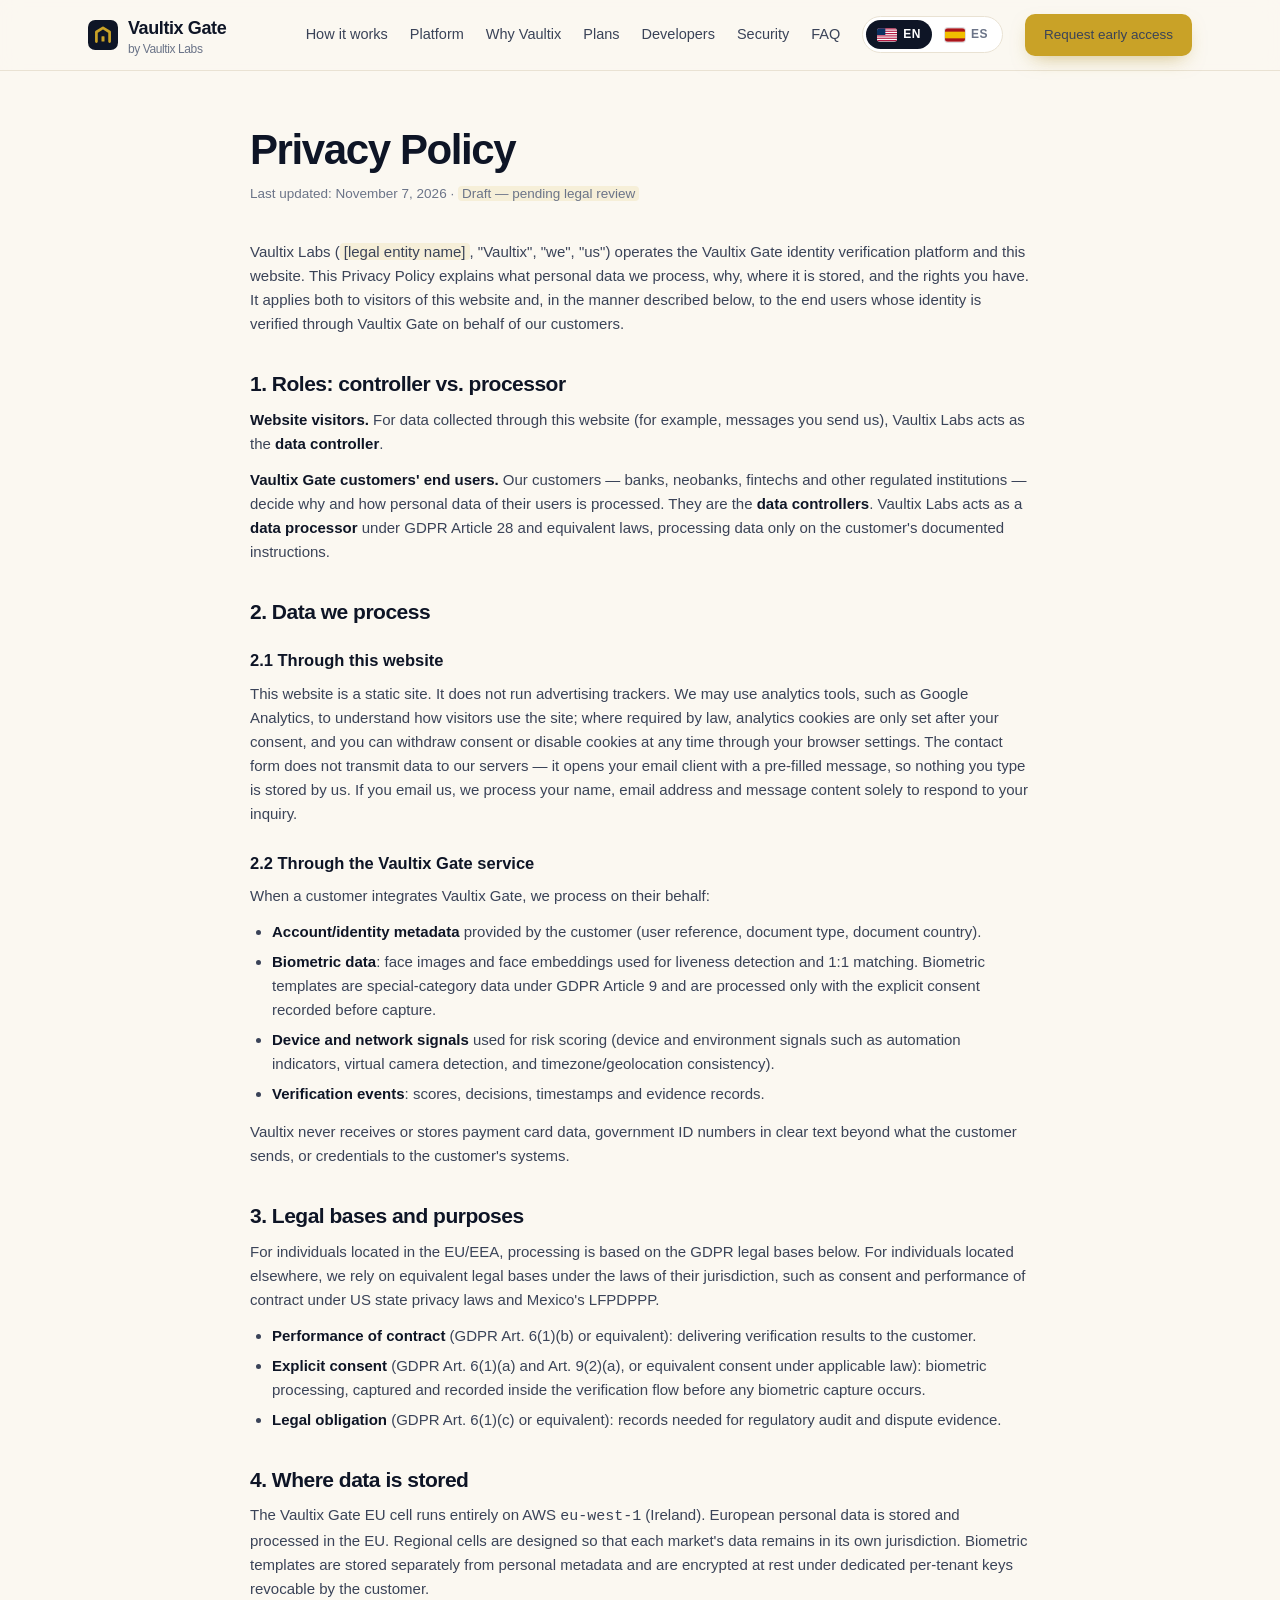
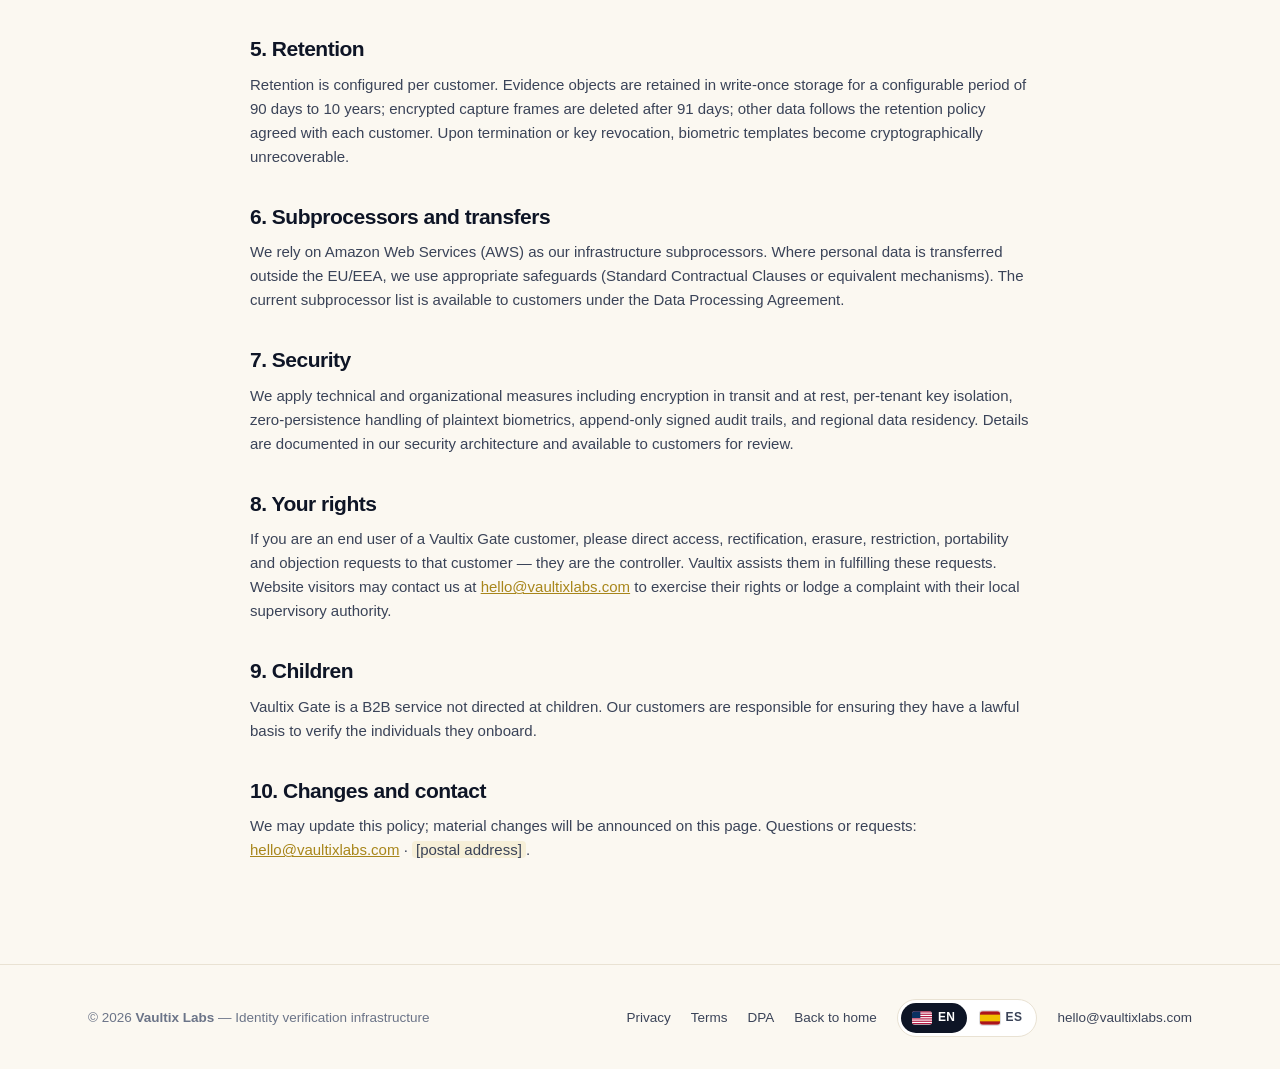
<file: privacy/index.html>
<!DOCTYPE html>
<html lang="en">
<head>
  <meta charset="UTF-8">
  <meta name="viewport" content="width=device-width, initial-scale=1.0">
  <title>Privacy Policy — Vaultix Labs</title>
  <meta name="description" content="Privacy Policy of Vaultix Labs and the Vaultix Gate identity verification service: what data we process, where it lives, and the rights of data subjects under GDPR.">
  <link rel="canonical" href="https://vaultixlabs.com/privacy/">
  <link rel="alternate" hreflang="en" href="https://vaultixlabs.com/privacy/">
  <link rel="alternate" hreflang="es" href="https://vaultixlabs.com/es/privacy/">
  <link rel="alternate" hreflang="x-default" href="https://vaultixlabs.com/privacy/">
  <meta property="og:type" content="website">
  <meta property="og:title" content="Privacy Policy — Vaultix Labs">
  <meta property="og:description" content="How Vaultix Labs and Vaultix Gate handle personal and biometric data.">
  <meta property="og:url" content="https://vaultixlabs.com/privacy/">
  <meta property="og:image" content="https://vaultixlabs.com/assets/og-image.png">
  <meta name="twitter:card" content="summary">
  <link rel="icon" href="data:image/svg+xml,<svg xmlns='http://www.w3.org/2000/svg' viewBox='0 0 100 100'><rect width='100' height='100' rx='22' fill='%230E1526'/><path d='M28 72 V40 L50 26 L72 40 V72' stroke='%23C9A227' stroke-width='8' fill='none' stroke-linecap='round' stroke-linejoin='round'/><rect x='45' y='54' width='10' height='18' rx='2' fill='%23C9A227'/></svg>">
  <link rel="stylesheet" href="../assets/css/site.css?v=12">
</head>
<body>

<nav>
  <div class="nav-inner">
    <a class="brand" href="/">
      <svg class="mark" viewBox="0 0 100 100" fill="none"><rect width="100" height="100" rx="24" fill="#0E1526"/><path d="M28 72 V40 L50 26 L72 40 V72" stroke="#C9A227" stroke-width="9" stroke-linecap="round" stroke-linejoin="round"/><rect x="45" y="54" width="10" height="18" rx="2" fill="#C9A227"/></svg>
      <span>Vaultix Gate<small>by Vaultix Labs</small></span>
    </a>
    <button class="nav-toggle" id="navToggle" aria-label="Menu" aria-expanded="false">☰</button>
    <div class="nav-links" id="navLinks">
      <a href="/#how">How it works</a>
      <a href="/#features">Platform</a>
      <a href="/#why">Why Vaultix</a>
      <a href="/#plans">Plans</a>
      <a href="/#developers">Developers</a>
      <a href="/#security">Security</a>
      <a href="/#faq">FAQ</a>
      <span class="lang-switch" aria-label="Language">
        <a href="/privacy/" class="active" hreflang="en" aria-label="English" title="English" aria-current="true"><svg class="flag" viewBox="0 0 24 16" aria-hidden="true" focusable="false"><rect width="24" height="16" fill="#fff"/><g fill="#B31942"><rect width="24" height="1.4"/><rect y="2.8" width="24" height="1.4"/><rect y="5.6" width="24" height="1.4"/><rect y="8.4" width="24" height="1.4"/><rect y="11.2" width="24" height="1.4"/><rect y="14" width="24" height="1.4"/></g><rect width="10" height="8" fill="#0A3161"/></svg><span>EN</span></a><a href="/es/privacy/" hreflang="es" aria-label="Español" title="Español"><svg class="flag" viewBox="0 0 24 16" aria-hidden="true" focusable="false"><rect width="24" height="16" fill="#AA151B"/><rect y="4" width="24" height="8" fill="#F1BF00"/></svg><span>ES</span></a>
      </span>
      <a class="btn btn-gold" href="mailto:hello@vaultixlabs.com?subject=Early%20access%20request">Request early access</a>
    </div>
  </div>
</nav>

<main class="legal-doc">
  <h1>Privacy Policy</h1>
  <p class="updated">Last updated: November 7, 2026 · <span class="placeholder">Draft — pending legal review</span></p>

  <p>Vaultix Labs (<span class="placeholder">[legal entity name]</span>, "Vaultix", "we", "us") operates the Vaultix Gate identity verification platform and this website. This Privacy Policy explains what personal data we process, why, where it is stored, and the rights you have. It applies both to visitors of this website and, in the manner described below, to the end users whose identity is verified through Vaultix Gate on behalf of our customers.</p>

  <h2>1. Roles: controller vs. processor</h2>
  <p><strong>Website visitors.</strong> For data collected through this website (for example, messages you send us), Vaultix Labs acts as the <strong>data controller</strong>.</p>
  <p><strong>Vaultix Gate customers' end users.</strong> Our customers — banks, neobanks, fintechs and other regulated institutions — decide why and how personal data of their users is processed. They are the <strong>data controllers</strong>. Vaultix Labs acts as a <strong>data processor</strong> under GDPR Article 28 and equivalent laws, processing data only on the customer's documented instructions.</p>

  <h2>2. Data we process</h2>
  <h3>2.1 Through this website</h3>
  <p>This website is a static site. It does not run advertising trackers. We may use analytics tools, such as Google Analytics, to understand how visitors use the site; where required by law, analytics cookies are only set after your consent, and you can withdraw consent or disable cookies at any time through your browser settings. The contact form does not transmit data to our servers — it opens your email client with a pre-filled message, so nothing you type is stored by us. If you email us, we process your name, email address and message content solely to respond to your inquiry.</p>
  <h3>2.2 Through the Vaultix Gate service</h3>
  <p>When a customer integrates Vaultix Gate, we process on their behalf:</p>
  <ul>
    <li><strong>Account/identity metadata</strong> provided by the customer (user reference, document type, document country).</li>
    <li><strong>Biometric data</strong>: face images and face embeddings used for liveness detection and 1:1 matching. Biometric templates are special-category data under GDPR Article 9 and are processed only with the explicit consent recorded before capture.</li>
    <li><strong>Device and network signals</strong> used for risk scoring (device and environment signals such as automation indicators, virtual camera detection, and timezone/geolocation consistency).</li>
    <li><strong>Verification events</strong>: scores, decisions, timestamps and evidence records.</li>
  </ul>
  <p>Vaultix never receives or stores payment card data, government ID numbers in clear text beyond what the customer sends, or credentials to the customer's systems.</p>

  <h2>3. Legal bases and purposes</h2>
  <p>For individuals located in the EU/EEA, processing is based on the GDPR legal bases below. For individuals located elsewhere, we rely on equivalent legal bases under the laws of their jurisdiction, such as consent and performance of contract under US state privacy laws and Mexico's LFPDPPP.</p>
  <ul>
    <li><strong>Performance of contract</strong> (GDPR Art. 6(1)(b) or equivalent): delivering verification results to the customer.</li>
    <li><strong>Explicit consent</strong> (GDPR Art. 6(1)(a) and Art. 9(2)(a), or equivalent consent under applicable law): biometric processing, captured and recorded inside the verification flow before any biometric capture occurs.</li>
    <li><strong>Legal obligation</strong> (GDPR Art. 6(1)(c) or equivalent): records needed for regulatory audit and dispute evidence.</li>
  </ul>

  <h2>4. Where data is stored</h2>
  <p>The Vaultix Gate EU cell runs entirely on AWS <code>eu-west-1</code> (Ireland). European personal data is stored and processed in the EU. Regional cells are designed so that each market's data remains in its own jurisdiction. Biometric templates are stored separately from personal metadata and are encrypted at rest under dedicated per-tenant keys revocable by the customer.</p>

  <h2>5. Retention</h2>
  <p>Retention is configured per customer. Evidence objects are retained in write-once storage for a configurable period of 90 days to 10 years; encrypted capture frames are deleted after 91 days; other data follows the retention policy agreed with each customer. Upon termination or key revocation, biometric templates become cryptographically unrecoverable.</p>

  <h2>6. Subprocessors and transfers</h2>
  <p>We rely on Amazon Web Services (AWS) as our infrastructure subprocessors. Where personal data is transferred outside the EU/EEA, we use appropriate safeguards (Standard Contractual Clauses or equivalent mechanisms). The current subprocessor list is available to customers under the Data Processing Agreement.</p>

  <h2>7. Security</h2>
  <p>We apply technical and organizational measures including encryption in transit and at rest, per-tenant key isolation, zero-persistence handling of plaintext biometrics, append-only signed audit trails, and regional data residency. Details are documented in our security architecture and available to customers for review.</p>

  <h2>8. Your rights</h2>
  <p>If you are an end user of a Vaultix Gate customer, please direct access, rectification, erasure, restriction, portability and objection requests to that customer — they are the controller. Vaultix assists them in fulfilling these requests. Website visitors may contact us at <a href="mailto:hello@vaultixlabs.com">hello@vaultixlabs.com</a> to exercise their rights or lodge a complaint with their local supervisory authority.</p>

  <h2>9. Children</h2>
  <p>Vaultix Gate is a B2B service not directed at children. Our customers are responsible for ensuring they have a lawful basis to verify the individuals they onboard.</p>

  <h2>10. Changes and contact</h2>
  <p>We may update this policy; material changes will be announced on this page. Questions or requests: <a href="mailto:hello@vaultixlabs.com">hello@vaultixlabs.com</a> · <span class="placeholder">[postal address]</span>.</p>
</main>

<footer>
  <div class="container foot-inner">
    <span>© 2026 <b>Vaultix Labs</b> — Identity verification infrastructure</span>
    <div class="foot-links">
      <a href="/privacy/">Privacy</a>
      <a href="/terms/">Terms</a>
      <a href="/dpa/">DPA</a>
      <a href="/">Back to home</a>
      <span class="lang-switch">
        <a href="/privacy/" class="active" hreflang="en" aria-label="English" title="English" aria-current="true"><svg class="flag" viewBox="0 0 24 16" aria-hidden="true" focusable="false"><rect width="24" height="16" fill="#fff"/><g fill="#B31942"><rect width="24" height="1.4"/><rect y="2.8" width="24" height="1.4"/><rect y="5.6" width="24" height="1.4"/><rect y="8.4" width="24" height="1.4"/><rect y="11.2" width="24" height="1.4"/><rect y="14" width="24" height="1.4"/></g><rect width="10" height="8" fill="#0A3161"/></svg><span>EN</span></a><a href="/es/privacy/" hreflang="es" aria-label="Español" title="Español"><svg class="flag" viewBox="0 0 24 16" aria-hidden="true" focusable="false"><rect width="24" height="16" fill="#AA151B"/><rect y="4" width="24" height="8" fill="#F1BF00"/></svg><span>ES</span></a>
      </span>
      <a href="mailto:hello@vaultixlabs.com">hello@vaultixlabs.com</a>
    </div>
  </div>
</footer>

<script>
  (function () {
    var toggle = document.getElementById('navToggle');
    var links = document.getElementById('navLinks');
    toggle.addEventListener('click', function () {
      var open = links.classList.toggle('open');
      toggle.setAttribute('aria-expanded', open);
    });
    document.addEventListener('keydown', function (e) {
      if (e.key === 'Escape' && links.classList.contains('open')) {
        links.classList.remove('open');
        toggle.setAttribute('aria-expanded', 'false');
        toggle.focus();
      }
    });
    links.addEventListener('click', function (e) {
      if (e.target.tagName === 'A') links.classList.remove('open');
    });
  })();
</script>

</body>
</html>
</file>
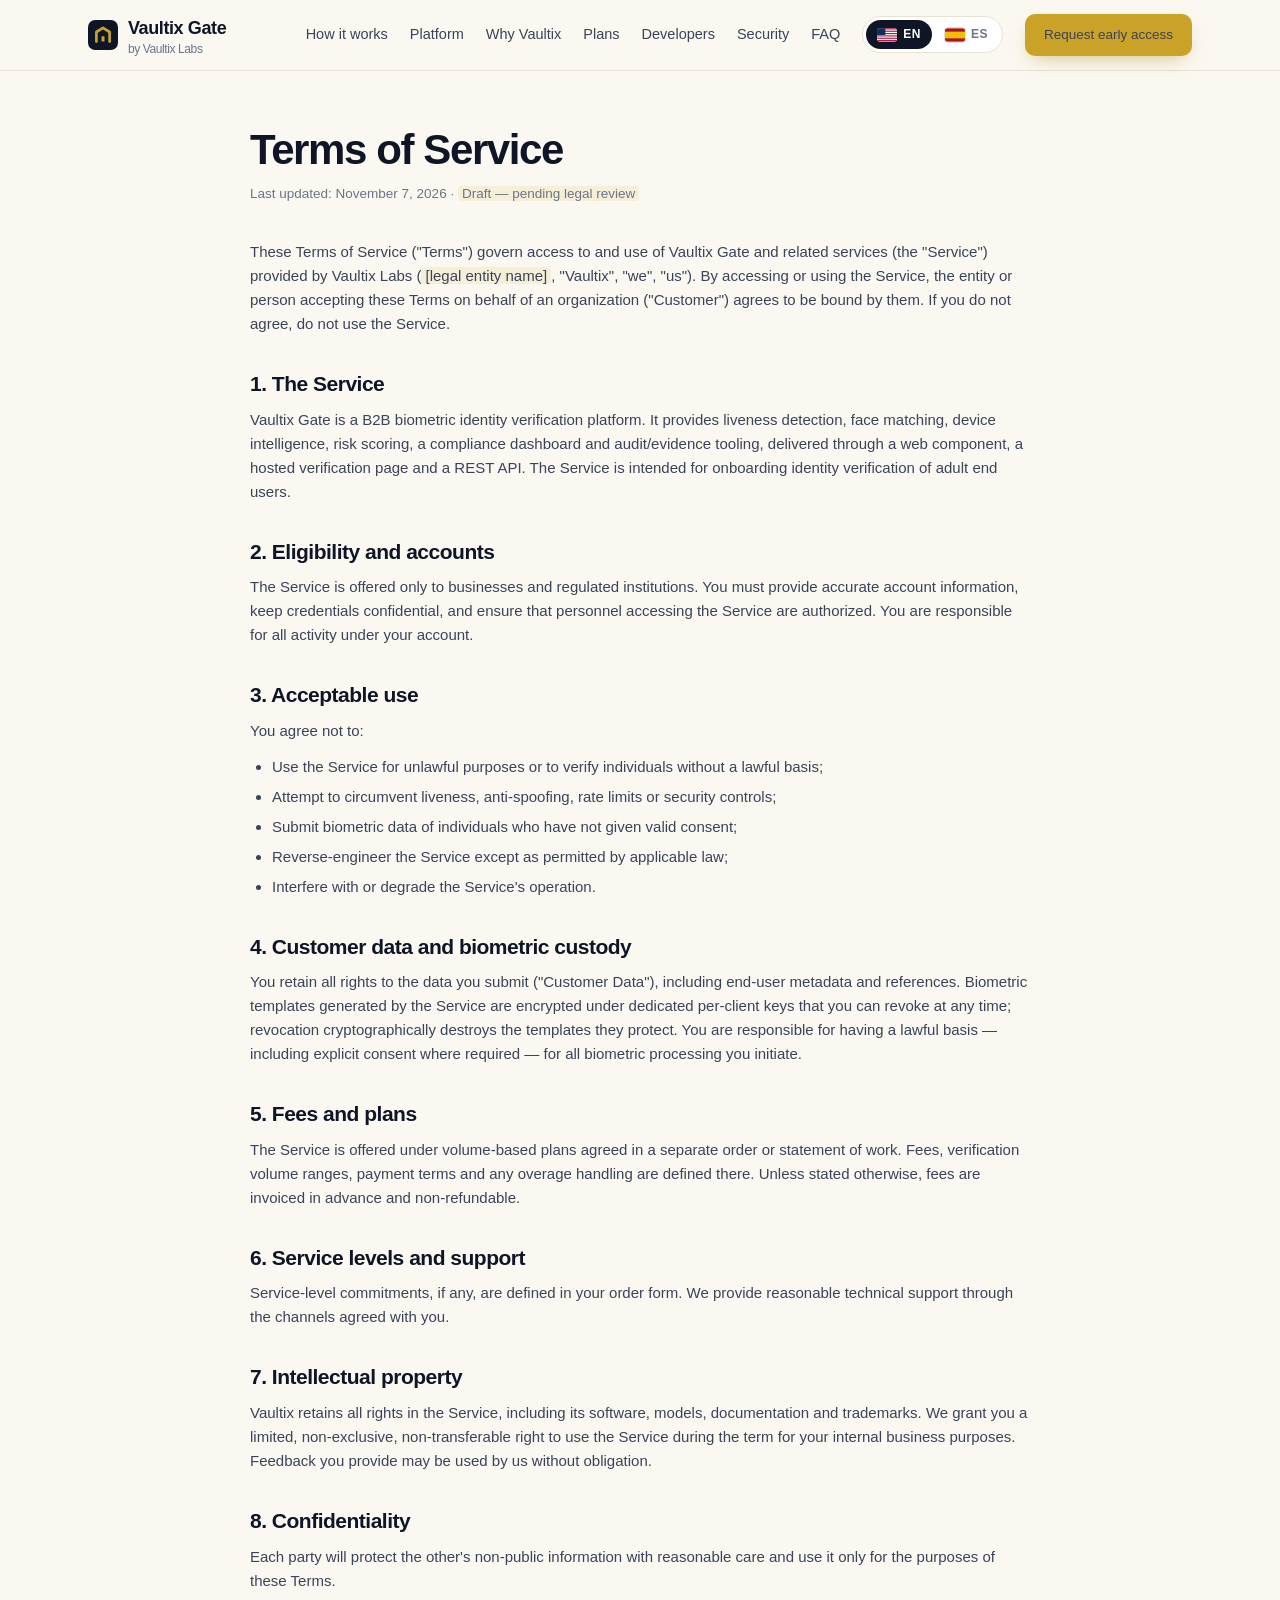
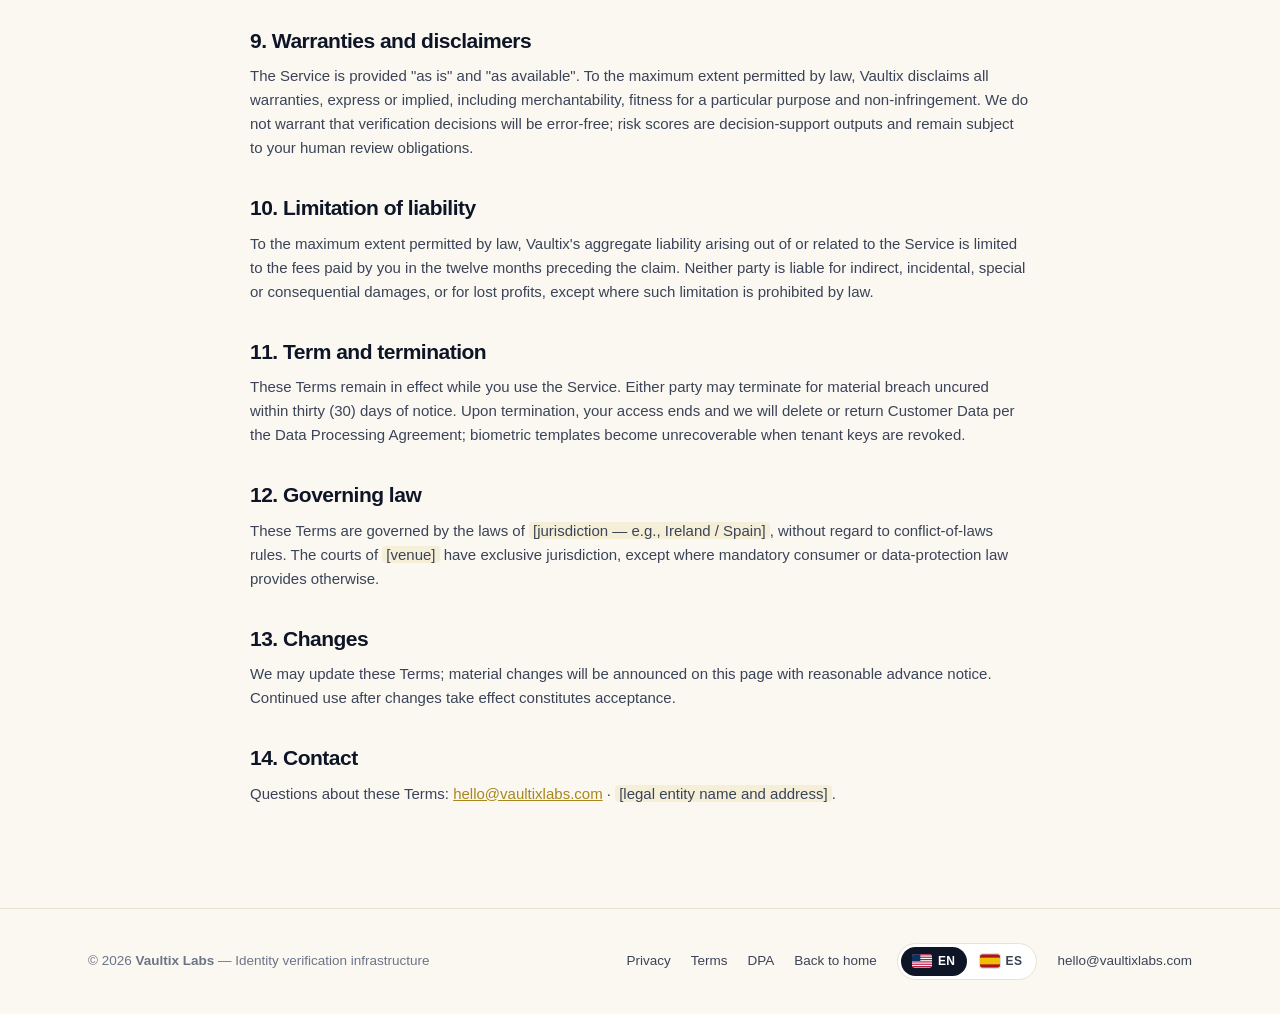
<file: terms/index.html>
<!DOCTYPE html>
<html lang="en">
<head>
  <meta charset="UTF-8">
  <meta name="viewport" content="width=device-width, initial-scale=1.0">
  <title>Terms of Service — Vaultix Labs</title>
  <meta name="description" content="Terms of Service governing the use of Vaultix Gate, the biometric identity verification platform by Vaultix Labs.">
  <link rel="canonical" href="https://vaultixlabs.com/terms/">
  <link rel="alternate" hreflang="en" href="https://vaultixlabs.com/terms/">
  <link rel="alternate" hreflang="es" href="https://vaultixlabs.com/es/terms/">
  <link rel="alternate" hreflang="x-default" href="https://vaultixlabs.com/terms/">
  <meta property="og:type" content="website">
  <meta property="og:title" content="Terms of Service — Vaultix Labs">
  <meta property="og:description" content="Terms governing the use of Vaultix Gate.">
  <meta property="og:url" content="https://vaultixlabs.com/terms/">
  <meta property="og:image" content="https://vaultixlabs.com/assets/og-image.png">
  <meta name="twitter:card" content="summary">
  <link rel="icon" href="data:image/svg+xml,<svg xmlns='http://www.w3.org/2000/svg' viewBox='0 0 100 100'><rect width='100' height='100' rx='22' fill='%230E1526'/><path d='M28 72 V40 L50 26 L72 40 V72' stroke='%23C9A227' stroke-width='8' fill='none' stroke-linecap='round' stroke-linejoin='round'/><rect x='45' y='54' width='10' height='18' rx='2' fill='%23C9A227'/></svg>">
  <link rel="stylesheet" href="../assets/css/site.css?v=12">
</head>
<body>

<nav>
  <div class="nav-inner">
    <a class="brand" href="/">
      <svg class="mark" viewBox="0 0 100 100" fill="none"><rect width="100" height="100" rx="24" fill="#0E1526"/><path d="M28 72 V40 L50 26 L72 40 V72" stroke="#C9A227" stroke-width="9" stroke-linecap="round" stroke-linejoin="round"/><rect x="45" y="54" width="10" height="18" rx="2" fill="#C9A227"/></svg>
      <span>Vaultix Gate<small>by Vaultix Labs</small></span>
    </a>
    <button class="nav-toggle" id="navToggle" aria-label="Menu" aria-expanded="false">☰</button>
    <div class="nav-links" id="navLinks">
      <a href="/#how">How it works</a>
      <a href="/#features">Platform</a>
      <a href="/#why">Why Vaultix</a>
      <a href="/#plans">Plans</a>
      <a href="/#developers">Developers</a>
      <a href="/#security">Security</a>
      <a href="/#faq">FAQ</a>
      <span class="lang-switch" aria-label="Language">
        <a href="/terms/" class="active" hreflang="en" aria-label="English" title="English" aria-current="true"><svg class="flag" viewBox="0 0 24 16" aria-hidden="true" focusable="false"><rect width="24" height="16" fill="#fff"/><g fill="#B31942"><rect width="24" height="1.4"/><rect y="2.8" width="24" height="1.4"/><rect y="5.6" width="24" height="1.4"/><rect y="8.4" width="24" height="1.4"/><rect y="11.2" width="24" height="1.4"/><rect y="14" width="24" height="1.4"/></g><rect width="10" height="8" fill="#0A3161"/></svg><span>EN</span></a><a href="/es/terms/" hreflang="es" aria-label="Español" title="Español"><svg class="flag" viewBox="0 0 24 16" aria-hidden="true" focusable="false"><rect width="24" height="16" fill="#AA151B"/><rect y="4" width="24" height="8" fill="#F1BF00"/></svg><span>ES</span></a>
      </span>
      <a class="btn btn-gold" href="mailto:hello@vaultixlabs.com?subject=Early%20access%20request">Request early access</a>
    </div>
  </div>
</nav>

<main class="legal-doc">
  <h1>Terms of Service</h1>
  <p class="updated">Last updated: November 7, 2026 · <span class="placeholder">Draft — pending legal review</span></p>

  <p>These Terms of Service ("Terms") govern access to and use of Vaultix Gate and related services (the "Service") provided by Vaultix Labs (<span class="placeholder">[legal entity name]</span>, "Vaultix", "we", "us"). By accessing or using the Service, the entity or person accepting these Terms on behalf of an organization ("Customer") agrees to be bound by them. If you do not agree, do not use the Service.</p>

  <h2>1. The Service</h2>
  <p>Vaultix Gate is a B2B biometric identity verification platform. It provides liveness detection, face matching, device intelligence, risk scoring, a compliance dashboard and audit/evidence tooling, delivered through a web component, a hosted verification page and a REST API. The Service is intended for onboarding identity verification of adult end users.</p>

  <h2>2. Eligibility and accounts</h2>
  <p>The Service is offered only to businesses and regulated institutions. You must provide accurate account information, keep credentials confidential, and ensure that personnel accessing the Service are authorized. You are responsible for all activity under your account.</p>

  <h2>3. Acceptable use</h2>
  <p>You agree not to:</p>
  <ul>
    <li>Use the Service for unlawful purposes or to verify individuals without a lawful basis;</li>
    <li>Attempt to circumvent liveness, anti-spoofing, rate limits or security controls;</li>
    <li>Submit biometric data of individuals who have not given valid consent;</li>
    <li>Reverse-engineer the Service except as permitted by applicable law;</li>
    <li>Interfere with or degrade the Service's operation.</li>
  </ul>

  <h2>4. Customer data and biometric custody</h2>
  <p>You retain all rights to the data you submit ("Customer Data"), including end-user metadata and references. Biometric templates generated by the Service are encrypted under dedicated per-client keys that you can revoke at any time; revocation cryptographically destroys the templates they protect. You are responsible for having a lawful basis — including explicit consent where required — for all biometric processing you initiate.</p>

  <h2>5. Fees and plans</h2>
  <p>The Service is offered under volume-based plans agreed in a separate order or statement of work. Fees, verification volume ranges, payment terms and any overage handling are defined there. Unless stated otherwise, fees are invoiced in advance and non-refundable.</p>

  <h2>6. Service levels and support</h2>
  <p>Service-level commitments, if any, are defined in your order form. We provide reasonable technical support through the channels agreed with you.</p>

  <h2>7. Intellectual property</h2>
  <p>Vaultix retains all rights in the Service, including its software, models, documentation and trademarks. We grant you a limited, non-exclusive, non-transferable right to use the Service during the term for your internal business purposes. Feedback you provide may be used by us without obligation.</p>

  <h2>8. Confidentiality</h2>
  <p>Each party will protect the other's non-public information with reasonable care and use it only for the purposes of these Terms.</p>

  <h2>9. Warranties and disclaimers</h2>
  <p>The Service is provided "as is" and "as available". To the maximum extent permitted by law, Vaultix disclaims all warranties, express or implied, including merchantability, fitness for a particular purpose and non-infringement. We do not warrant that verification decisions will be error-free; risk scores are decision-support outputs and remain subject to your human review obligations.</p>

  <h2>10. Limitation of liability</h2>
  <p>To the maximum extent permitted by law, Vaultix's aggregate liability arising out of or related to the Service is limited to the fees paid by you in the twelve months preceding the claim. Neither party is liable for indirect, incidental, special or consequential damages, or for lost profits, except where such limitation is prohibited by law.</p>

  <h2>11. Term and termination</h2>
  <p>These Terms remain in effect while you use the Service. Either party may terminate for material breach uncured within thirty (30) days of notice. Upon termination, your access ends and we will delete or return Customer Data per the Data Processing Agreement; biometric templates become unrecoverable when tenant keys are revoked.</p>

  <h2>12. Governing law</h2>
  <p>These Terms are governed by the laws of <span class="placeholder">[jurisdiction — e.g., Ireland / Spain]</span>, without regard to conflict-of-laws rules. The courts of <span class="placeholder">[venue]</span> have exclusive jurisdiction, except where mandatory consumer or data-protection law provides otherwise.</p>

  <h2>13. Changes</h2>
  <p>We may update these Terms; material changes will be announced on this page with reasonable advance notice. Continued use after changes take effect constitutes acceptance.</p>

  <h2>14. Contact</h2>
  <p>Questions about these Terms: <a href="mailto:hello@vaultixlabs.com">hello@vaultixlabs.com</a> · <span class="placeholder">[legal entity name and address]</span>.</p>
</main>

<footer>
  <div class="container foot-inner">
    <span>© 2026 <b>Vaultix Labs</b> — Identity verification infrastructure</span>
    <div class="foot-links">
      <a href="/privacy/">Privacy</a>
      <a href="/terms/">Terms</a>
      <a href="/dpa/">DPA</a>
      <a href="/">Back to home</a>
      <span class="lang-switch">
        <a href="/terms/" class="active" hreflang="en" aria-label="English" title="English" aria-current="true"><svg class="flag" viewBox="0 0 24 16" aria-hidden="true" focusable="false"><rect width="24" height="16" fill="#fff"/><g fill="#B31942"><rect width="24" height="1.4"/><rect y="2.8" width="24" height="1.4"/><rect y="5.6" width="24" height="1.4"/><rect y="8.4" width="24" height="1.4"/><rect y="11.2" width="24" height="1.4"/><rect y="14" width="24" height="1.4"/></g><rect width="10" height="8" fill="#0A3161"/></svg><span>EN</span></a><a href="/es/terms/" hreflang="es" aria-label="Español" title="Español"><svg class="flag" viewBox="0 0 24 16" aria-hidden="true" focusable="false"><rect width="24" height="16" fill="#AA151B"/><rect y="4" width="24" height="8" fill="#F1BF00"/></svg><span>ES</span></a>
      </span>
      <a href="mailto:hello@vaultixlabs.com">hello@vaultixlabs.com</a>
    </div>
  </div>
</footer>

<script>
  (function () {
    var toggle = document.getElementById('navToggle');
    var links = document.getElementById('navLinks');
    toggle.addEventListener('click', function () {
      var open = links.classList.toggle('open');
      toggle.setAttribute('aria-expanded', open);
    });
    document.addEventListener('keydown', function (e) {
      if (e.key === 'Escape' && links.classList.contains('open')) {
        links.classList.remove('open');
        toggle.setAttribute('aria-expanded', 'false');
        toggle.focus();
      }
    });
    links.addEventListener('click', function (e) {
      if (e.target.tagName === 'A') links.classList.remove('open');
    });
  })();
</script>

</body>
</html>
</file>
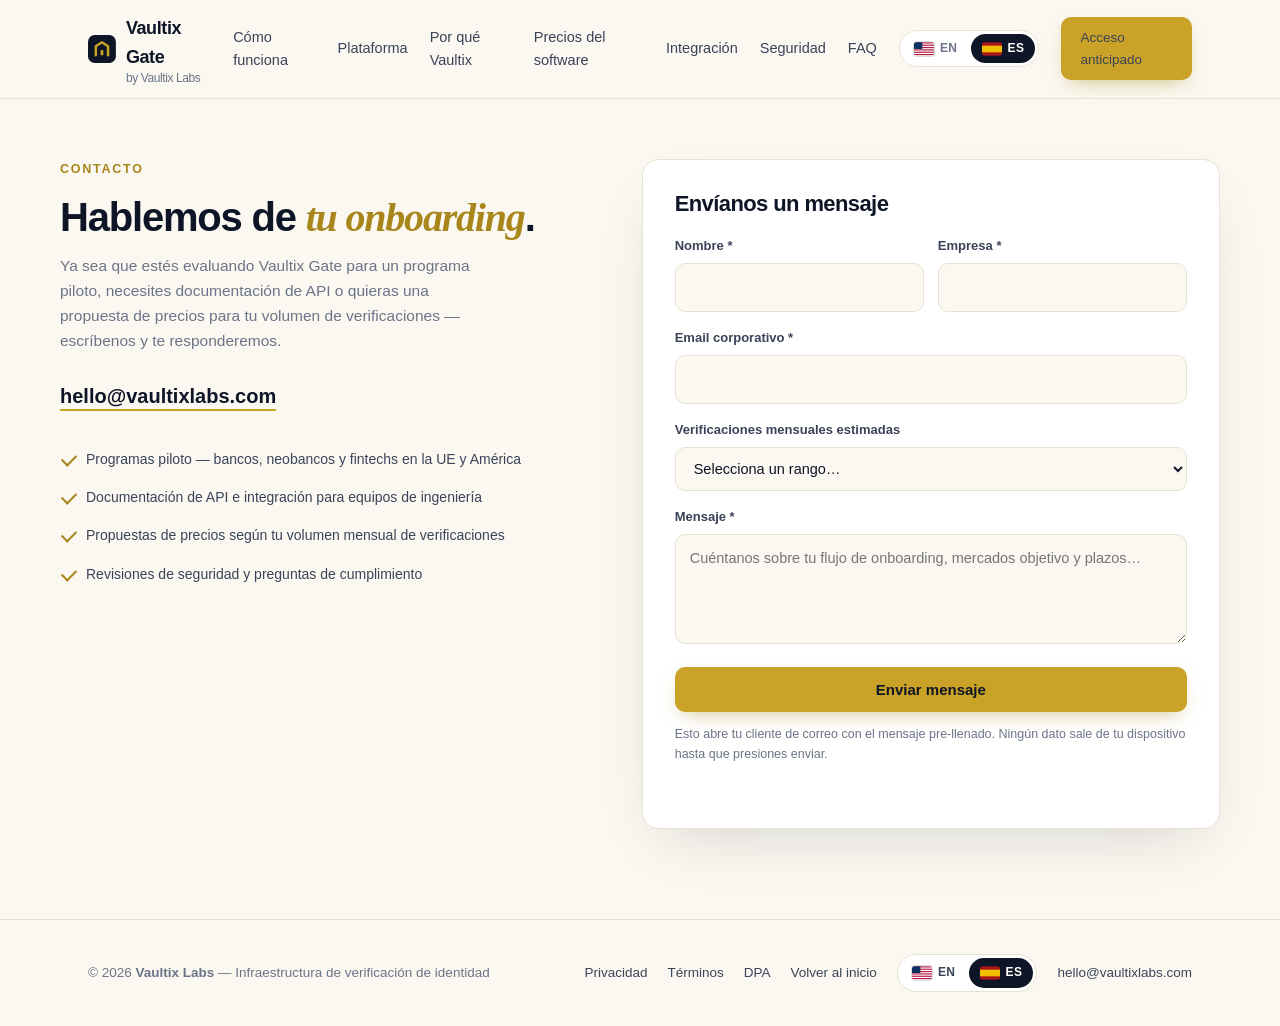
<file: es/contact/index.html>
<!DOCTYPE html>
<html lang="es">
<head>
  <meta charset="UTF-8">
  <meta name="viewport" content="width=device-width, initial-scale=1.0">
  <title>Contacto — Vaultix Labs</title>
  <meta name="description" content="Contacta a Vaultix Labs sobre Vaultix Gate: acceso anticipado, programas piloto, documentación de API y propuestas de precios para bancos, neobancos y fintechs.">
  <link rel="canonical" href="https://vaultixlabs.com/es/contact/">
  <link rel="alternate" hreflang="en" href="https://vaultixlabs.com/contact/">
  <link rel="alternate" hreflang="es" href="https://vaultixlabs.com/es/contact/">
  <link rel="alternate" hreflang="x-default" href="https://vaultixlabs.com/contact/">

  <meta property="og:type" content="website">
  <meta property="og:site_name" content="Vaultix Labs">
  <meta property="og:title" content="Contacto — Vaultix Labs">
  <meta property="og:description" content="Hablemos de Vaultix Gate: acceso anticipado, programas piloto e integración.">
  <meta property="og:url" content="https://vaultixlabs.com/es/contact/">
  <meta property="og:locale" content="es_ES">
  <meta property="og:locale:alternate" content="en_US">
  <meta property="og:image" content="https://vaultixlabs.com/assets/og-image.png">

  <meta name="twitter:card" content="summary_large_image">
  <meta name="twitter:title" content="Contacto — Vaultix Labs">
  <meta name="twitter:description" content="Hablemos de Vaultix Gate: acceso anticipado, programas piloto e integración.">
  <meta name="twitter:image" content="https://vaultixlabs.com/assets/og-image.png">

  <link rel="icon" href="data:image/svg+xml,<svg xmlns='http://www.w3.org/2000/svg' viewBox='0 0 100 100'><rect width='100' height='100' rx='22' fill='%230E1526'/><path d='M28 72 V40 L50 26 L72 40 V72' stroke='%23C9A227' stroke-width='8' fill='none' stroke-linecap='round' stroke-linejoin='round'/><rect x='45' y='54' width='10' height='18' rx='2' fill='%23C9A227'/></svg>">
  <link rel="stylesheet" href="../../assets/css/site.css?v=12">
</head>
<body>

<nav>
  <div class="nav-inner">
    <a class="brand" href="/es/">
      <svg class="mark" viewBox="0 0 100 100" fill="none"><rect width="100" height="100" rx="24" fill="#0E1526"/><path d="M28 72 V40 L50 26 L72 40 V72" stroke="#C9A227" stroke-width="9" stroke-linecap="round" stroke-linejoin="round"/><rect x="45" y="54" width="10" height="18" rx="2" fill="#C9A227"/></svg>
      <span>Vaultix Gate<small>by Vaultix Labs</small></span>
    </a>
    <button class="nav-toggle" id="navToggle" aria-label="Menú" aria-expanded="false">☰</button>
    <div class="nav-links" id="navLinks">
      <a href="/es/#how">Cómo funciona</a>
      <a href="/es/#features">Plataforma</a>
      <a href="/es/#why">Por qué Vaultix</a>
      <a href="/es/#precios-del-software">Precios del software</a>
      <a href="/es/#integracion">Integración</a>
      <a href="/es/#security">Seguridad</a>
      <a href="/es/#faq">FAQ</a>
      <span class="lang-switch" aria-label="Idioma">
        <a href="/contact/" hreflang="en" aria-label="English" title="English"><svg class="flag" viewBox="0 0 24 16" aria-hidden="true" focusable="false"><rect width="24" height="16" fill="#fff"/><g fill="#B31942"><rect width="24" height="1.4"/><rect y="2.8" width="24" height="1.4"/><rect y="5.6" width="24" height="1.4"/><rect y="8.4" width="24" height="1.4"/><rect y="11.2" width="24" height="1.4"/><rect y="14" width="24" height="1.4"/></g><rect width="10" height="8" fill="#0A3161"/></svg><span>EN</span></a><a href="/es/contact/" class="active" hreflang="es" aria-label="Español" title="Español" aria-current="true"><svg class="flag" viewBox="0 0 24 16" aria-hidden="true" focusable="false"><rect width="24" height="16" fill="#AA151B"/><rect y="4" width="24" height="8" fill="#F1BF00"/></svg><span>ES</span></a>
      </span>
      <a class="btn btn-gold" href="mailto:hello@vaultixlabs.com?subject=Acceso%20anticipado">Acceso anticipado</a>
    </div>
  </div>
</nav>

<main>
  <div class="container contact-grid">
    <div class="contact-info">
      <div class="eyebrow">Contacto</div>
      <h2>Hablemos de <span class="serif">tu onboarding</span>.</h2>
      <p>Ya sea que estés evaluando Vaultix Gate para un programa piloto, necesites documentación de API o quieras una propuesta de precios para tu volumen de verificaciones — escríbenos y te responderemos.</p>
      <a class="mail-big" href="mailto:hello@vaultixlabs.com">hello@vaultixlabs.com</a>
      <ul>
        <li>Programas piloto — bancos, neobancos y fintechs en la UE y América</li>
        <li>Documentación de API e integración para equipos de ingeniería</li>
        <li>Propuestas de precios según tu volumen mensual de verificaciones</li>
        <li>Revisiones de seguridad y preguntas de cumplimiento</li>
      </ul>
    </div>

    <form class="contact-form" id="contactForm">
      <h2>Envíanos un mensaje</h2>
      <div class="field-row">
        <div class="field">
          <label for="name">Nombre *</label>
          <input type="text" id="name" name="name" required autocomplete="name">
        </div>
        <div class="field">
          <label for="company">Empresa *</label>
          <input type="text" id="company" name="company" required autocomplete="organization">
        </div>
      </div>
      <div class="field">
        <label for="email">Email corporativo *</label>
        <input type="email" id="email" name="email" required autocomplete="email">
      </div>
      <div class="field">
        <label for="volume">Verificaciones mensuales estimadas</label>
        <select id="volume" name="volume">
          <option value="">Selecciona un rango…</option>
          <option value="Menos de 10k">Menos de 10k</option>
          <option value="10k – 100k">10k – 100k</option>
          <option value="100k – 500k">100k – 500k</option>
          <option value="500k+">500k+</option>
          <option value="Aún no lo sé">Aún no lo sé</option>
        </select>
      </div>
      <div class="field">
        <label for="message">Mensaje *</label>
        <textarea id="message" name="message" required placeholder="Cuéntanos sobre tu flujo de onboarding, mercados objetivo y plazos…"></textarea>
      </div>
      <button type="submit" class="btn btn-gold" style="width:100%;justify-content:center">Enviar mensaje</button>
      <p class="form-note">Esto abre tu cliente de correo con el mensaje pre-llenado. Ningún dato sale de tu dispositivo hasta que presiones enviar.</p>
      <p class="form-status" id="formStatus" role="status" aria-live="polite"></p>
    </form>
  </div>
</main>

<footer>
  <div class="container foot-inner">
    <span>© 2026 <b>Vaultix Labs</b> — Infraestructura de verificación de identidad</span>
    <div class="foot-links">
      <a href="/es/privacy/">Privacidad</a>
      <a href="/es/terms/">Términos</a>
      <a href="/es/dpa/">DPA</a>
      <a href="/es/">Volver al inicio</a>
      <span class="lang-switch">
        <a href="/contact/" hreflang="en" aria-label="English" title="English"><svg class="flag" viewBox="0 0 24 16" aria-hidden="true" focusable="false"><rect width="24" height="16" fill="#fff"/><g fill="#B31942"><rect width="24" height="1.4"/><rect y="2.8" width="24" height="1.4"/><rect y="5.6" width="24" height="1.4"/><rect y="8.4" width="24" height="1.4"/><rect y="11.2" width="24" height="1.4"/><rect y="14" width="24" height="1.4"/></g><rect width="10" height="8" fill="#0A3161"/></svg><span>EN</span></a><a href="/es/contact/" class="active" hreflang="es" aria-label="Español" title="Español" aria-current="true"><svg class="flag" viewBox="0 0 24 16" aria-hidden="true" focusable="false"><rect width="24" height="16" fill="#AA151B"/><rect y="4" width="24" height="8" fill="#F1BF00"/></svg><span>ES</span></a>
      </span>
      <a href="mailto:hello@vaultixlabs.com">hello@vaultixlabs.com</a>
    </div>
  </div>
</footer>

<script>
  (function () {
    var toggle = document.getElementById('navToggle');
    var links = document.getElementById('navLinks');
    toggle.addEventListener('click', function () {
      var open = links.classList.toggle('open');
      toggle.setAttribute('aria-expanded', open);
    });
    document.addEventListener('keydown', function (e) {
      if (e.key === 'Escape' && links.classList.contains('open')) {
        links.classList.remove('open');
        toggle.setAttribute('aria-expanded', 'false');
        toggle.focus();
      }
    });
    links.addEventListener('click', function (e) {
      if (e.target.tagName === 'A') links.classList.remove('open');
    });

    document.getElementById('contactForm').addEventListener('submit', function (e) {
      e.preventDefault();
      var f = e.target;
      var status = document.getElementById('formStatus');
      var body =
        'Nombre: ' + f.name.value + '\n' +
        'Empresa: ' + f.company.value + '\n' +
        'Email: ' + f.email.value + '\n' +
        'Verificaciones mensuales estimadas: ' + (f.volume.value || '—') + '\n\n' +
        f.message.value;
      var subject = 'Consulta Vaultix Gate — ' + f.company.value;
      window.location.href = 'mailto:hello@vaultixlabs.com?subject=' +
        encodeURIComponent(subject) + '&body=' + encodeURIComponent(body);
      status.textContent = 'Abriendo tu cliente de correo…';
      status.className = 'form-status ok';
    });
  })();
</script>

</body>
</html>
</file>
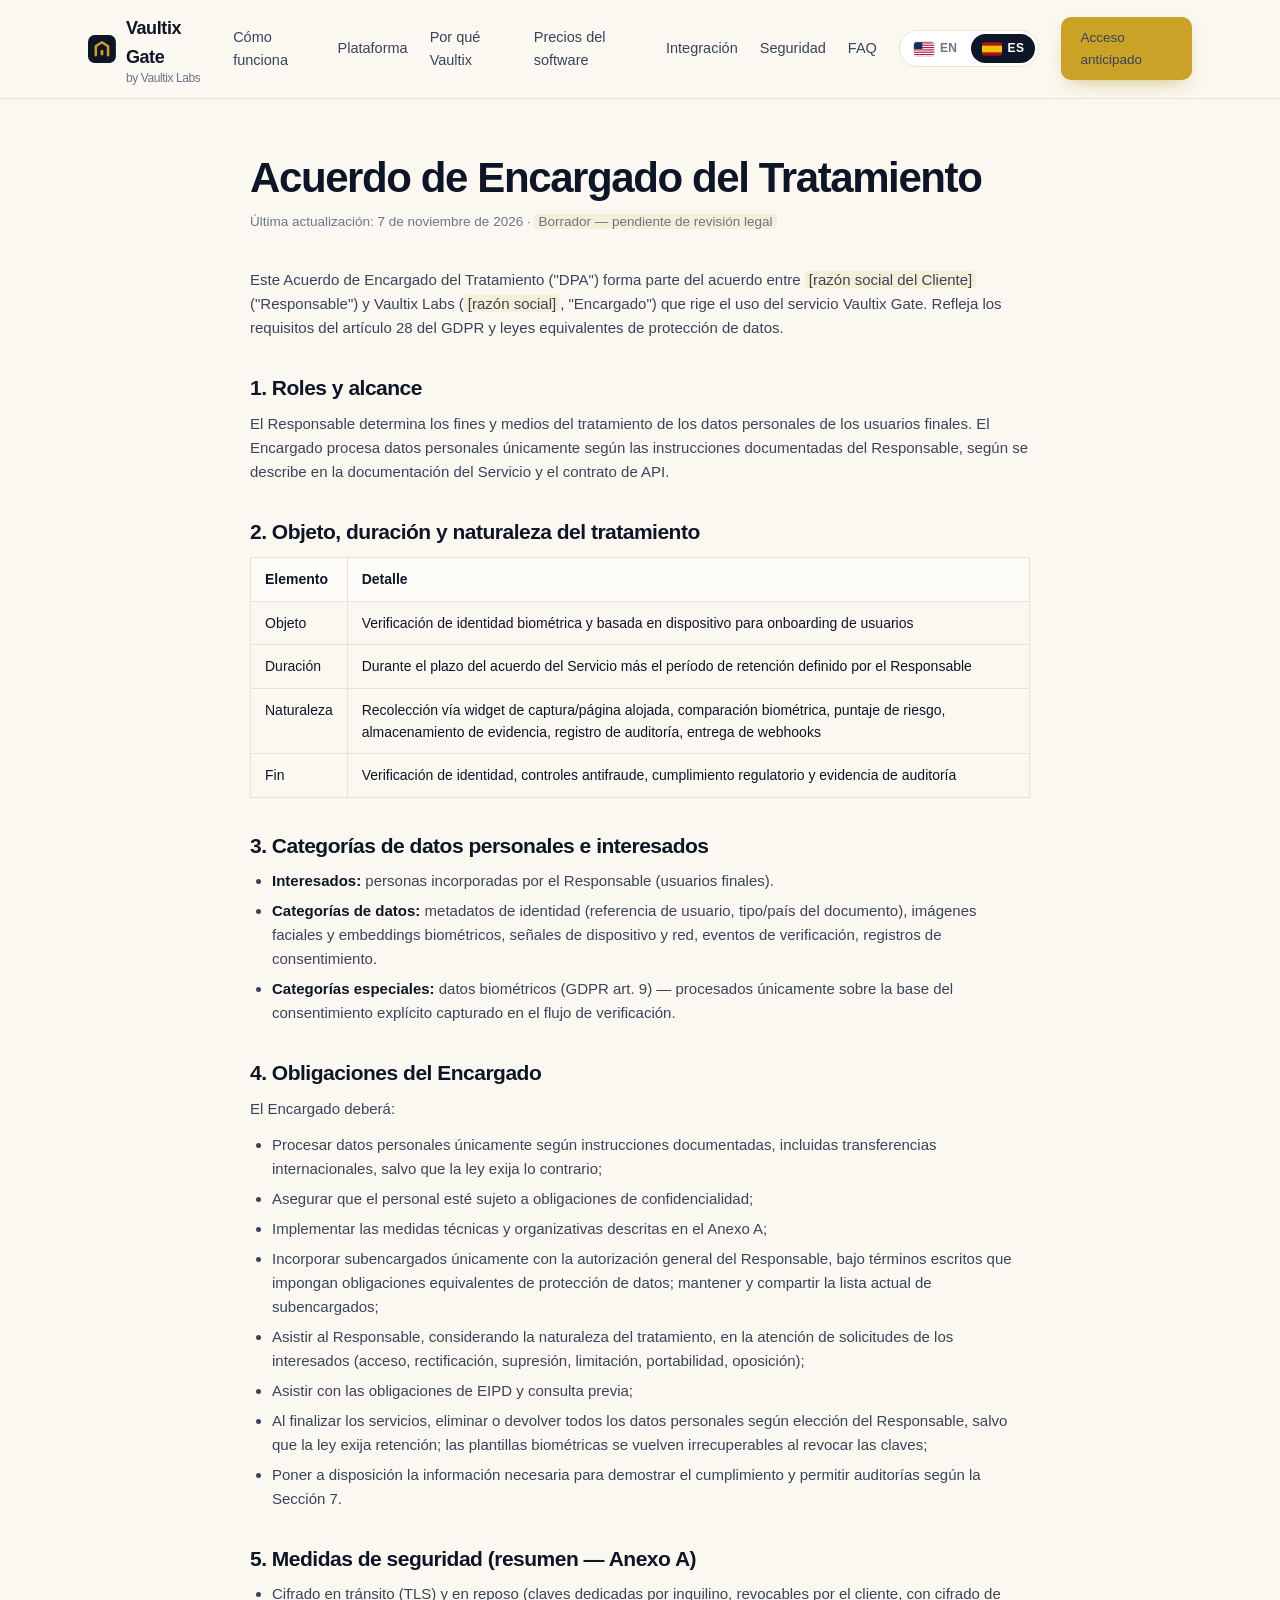
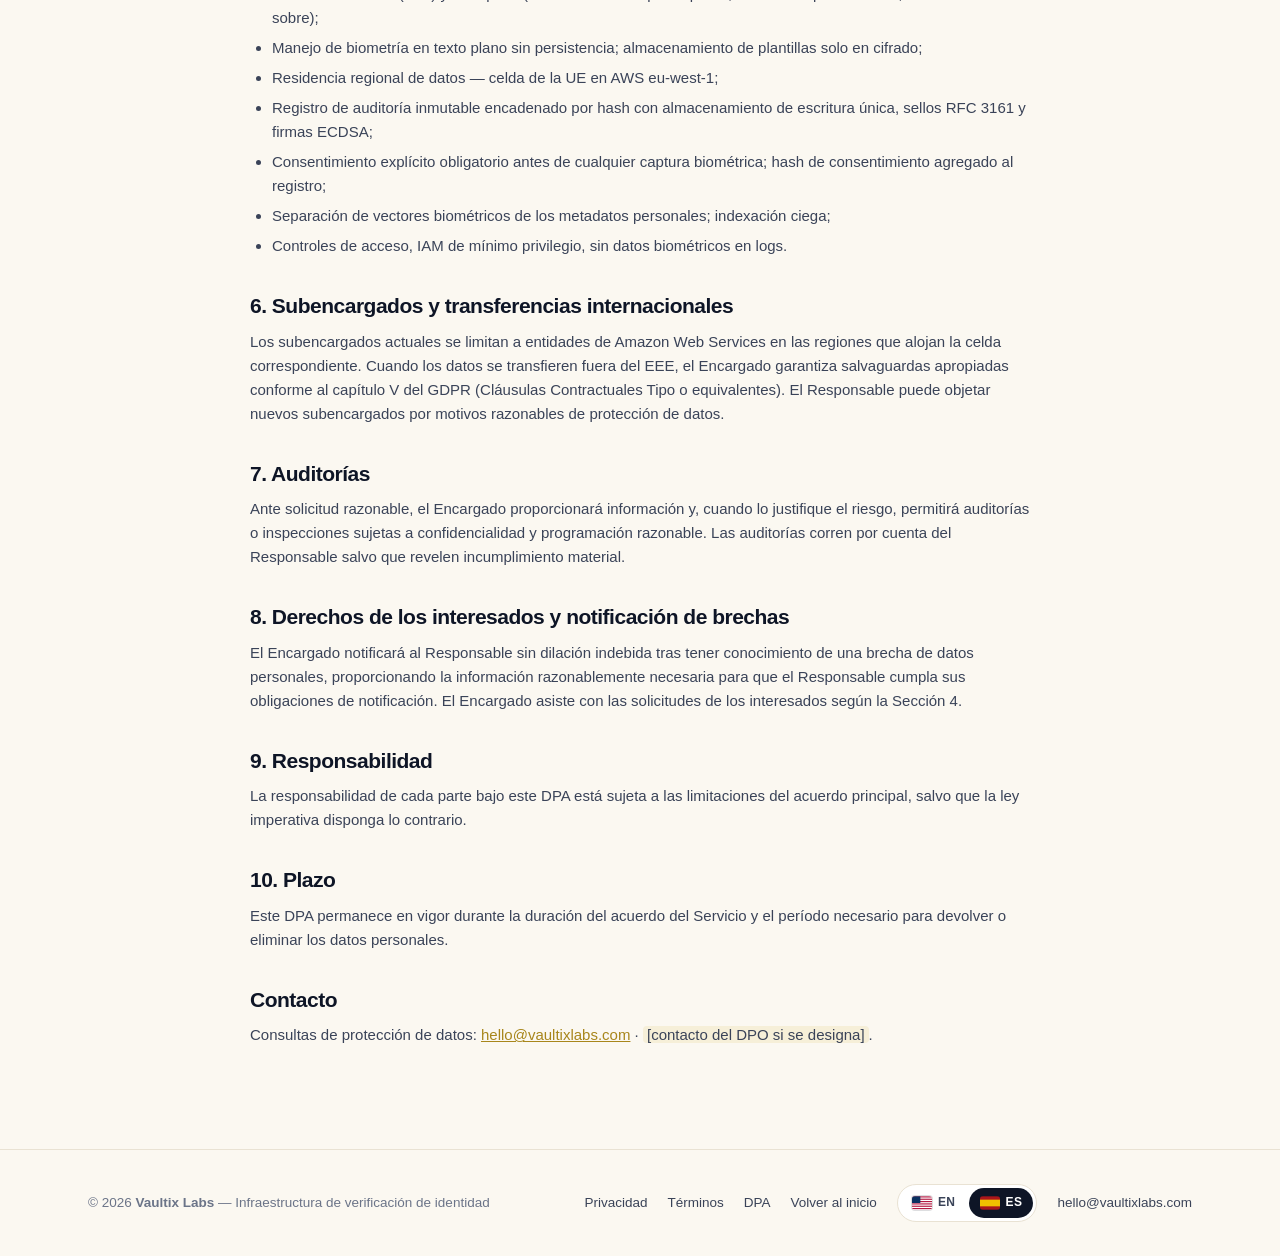
<file: es/dpa/index.html>
<!DOCTYPE html>
<html lang="es">
<head>
  <meta charset="UTF-8">
  <meta name="viewport" content="width=device-width, initial-scale=1.0">
  <title>Acuerdo de Encargado del Tratamiento — Vaultix Labs</title>
  <meta name="description" content="Acuerdo de Encargado del Tratamiento (DPA) para Vaultix Gate: términos del artículo 28 del GDPR sobre roles, alcance del tratamiento, medidas de seguridad, subencargados y derechos de los interesados.">
  <link rel="canonical" href="https://vaultixlabs.com/es/dpa/">
  <link rel="alternate" hreflang="en" href="https://vaultixlabs.com/dpa/">
  <link rel="alternate" hreflang="es" href="https://vaultixlabs.com/es/dpa/">
  <link rel="alternate" hreflang="x-default" href="https://vaultixlabs.com/dpa/">
  <meta property="og:type" content="website">
  <meta property="og:title" content="Acuerdo de Encargado del Tratamiento — Vaultix Labs">
  <meta property="og:description" content="Términos de tratamiento de datos del artículo 28 del GDPR para Vaultix Gate.">
  <meta property="og:url" content="https://vaultixlabs.com/es/dpa/">
  <meta property="og:locale" content="es_ES">
  <meta property="og:image" content="https://vaultixlabs.com/assets/og-image.png">
  <meta name="twitter:card" content="summary">
  <link rel="icon" href="data:image/svg+xml,<svg xmlns='http://www.w3.org/2000/svg' viewBox='0 0 100 100'><rect width='100' height='100' rx='22' fill='%230E1526'/><path d='M28 72 V40 L50 26 L72 40 V72' stroke='%23C9A227' stroke-width='8' fill='none' stroke-linecap='round' stroke-linejoin='round'/><rect x='45' y='54' width='10' height='18' rx='2' fill='%23C9A227'/></svg>">
  <link rel="stylesheet" href="../../assets/css/site.css?v=12">
</head>
<body>

<nav>
  <div class="nav-inner">
    <a class="brand" href="/es/">
      <svg class="mark" viewBox="0 0 100 100" fill="none"><rect width="100" height="100" rx="24" fill="#0E1526"/><path d="M28 72 V40 L50 26 L72 40 V72" stroke="#C9A227" stroke-width="9" stroke-linecap="round" stroke-linejoin="round"/><rect x="45" y="54" width="10" height="18" rx="2" fill="#C9A227"/></svg>
      <span>Vaultix Gate<small>by Vaultix Labs</small></span>
    </a>
    <button class="nav-toggle" id="navToggle" aria-label="Menú" aria-expanded="false">☰</button>
    <div class="nav-links" id="navLinks">
      <a href="/es/#how">Cómo funciona</a>
      <a href="/es/#features">Plataforma</a>
      <a href="/es/#why">Por qué Vaultix</a>
      <a href="/es/#precios-del-software">Precios del software</a>
      <a href="/es/#integracion">Integración</a>
      <a href="/es/#security">Seguridad</a>
      <a href="/es/#faq">FAQ</a>
      <span class="lang-switch" aria-label="Idioma">
        <a href="/dpa/" hreflang="en" aria-label="English" title="English"><svg class="flag" viewBox="0 0 24 16" aria-hidden="true" focusable="false"><rect width="24" height="16" fill="#fff"/><g fill="#B31942"><rect width="24" height="1.4"/><rect y="2.8" width="24" height="1.4"/><rect y="5.6" width="24" height="1.4"/><rect y="8.4" width="24" height="1.4"/><rect y="11.2" width="24" height="1.4"/><rect y="14" width="24" height="1.4"/></g><rect width="10" height="8" fill="#0A3161"/></svg><span>EN</span></a><a href="/es/dpa/" class="active" hreflang="es" aria-label="Español" title="Español" aria-current="true"><svg class="flag" viewBox="0 0 24 16" aria-hidden="true" focusable="false"><rect width="24" height="16" fill="#AA151B"/><rect y="4" width="24" height="8" fill="#F1BF00"/></svg><span>ES</span></a>
      </span>
      <a class="btn btn-gold" href="mailto:hello@vaultixlabs.com?subject=Acceso%20anticipado">Acceso anticipado</a>
    </div>
  </div>
</nav>

<main class="legal-doc">
  <h1>Acuerdo de Encargado del Tratamiento</h1>
  <p class="updated">Última actualización: 7 de noviembre de 2026 · <span class="placeholder">Borrador — pendiente de revisión legal</span></p>

  <p>Este Acuerdo de Encargado del Tratamiento ("DPA") forma parte del acuerdo entre <span class="placeholder">[razón social del Cliente]</span> ("Responsable") y Vaultix Labs (<span class="placeholder">[razón social]</span>, "Encargado") que rige el uso del servicio Vaultix Gate. Refleja los requisitos del artículo 28 del GDPR y leyes equivalentes de protección de datos.</p>

  <h2>1. Roles y alcance</h2>
  <p>El Responsable determina los fines y medios del tratamiento de los datos personales de los usuarios finales. El Encargado procesa datos personales únicamente según las instrucciones documentadas del Responsable, según se describe en la documentación del Servicio y el contrato de API.</p>

  <h2>2. Objeto, duración y naturaleza del tratamiento</h2>
  <table>
    <tr><th>Elemento</th><th>Detalle</th></tr>
    <tr><td>Objeto</td><td>Verificación de identidad biométrica y basada en dispositivo para onboarding de usuarios</td></tr>
    <tr><td>Duración</td><td>Durante el plazo del acuerdo del Servicio más el período de retención definido por el Responsable</td></tr>
    <tr><td>Naturaleza</td><td>Recolección vía widget de captura/página alojada, comparación biométrica, puntaje de riesgo, almacenamiento de evidencia, registro de auditoría, entrega de webhooks</td></tr>
    <tr><td>Fin</td><td>Verificación de identidad, controles antifraude, cumplimiento regulatorio y evidencia de auditoría</td></tr>
  </table>

  <h2>3. Categorías de datos personales e interesados</h2>
  <ul>
    <li><strong>Interesados:</strong> personas incorporadas por el Responsable (usuarios finales).</li>
    <li><strong>Categorías de datos:</strong> metadatos de identidad (referencia de usuario, tipo/país del documento), imágenes faciales y embeddings biométricos, señales de dispositivo y red, eventos de verificación, registros de consentimiento.</li>
    <li><strong>Categorías especiales:</strong> datos biométricos (GDPR art. 9) — procesados únicamente sobre la base del consentimiento explícito capturado en el flujo de verificación.</li>
  </ul>

  <h2>4. Obligaciones del Encargado</h2>
  <p>El Encargado deberá:</p>
  <ul>
    <li>Procesar datos personales únicamente según instrucciones documentadas, incluidas transferencias internacionales, salvo que la ley exija lo contrario;</li>
    <li>Asegurar que el personal esté sujeto a obligaciones de confidencialidad;</li>
    <li>Implementar las medidas técnicas y organizativas descritas en el Anexo A;</li>
    <li>Incorporar subencargados únicamente con la autorización general del Responsable, bajo términos escritos que impongan obligaciones equivalentes de protección de datos; mantener y compartir la lista actual de subencargados;</li>
    <li>Asistir al Responsable, considerando la naturaleza del tratamiento, en la atención de solicitudes de los interesados (acceso, rectificación, supresión, limitación, portabilidad, oposición);</li>
    <li>Asistir con las obligaciones de EIPD y consulta previa;</li>
    <li>Al finalizar los servicios, eliminar o devolver todos los datos personales según elección del Responsable, salvo que la ley exija retención; las plantillas biométricas se vuelven irrecuperables al revocar las claves;</li>
    <li>Poner a disposición la información necesaria para demostrar el cumplimiento y permitir auditorías según la Sección 7.</li>
  </ul>

  <h2>5. Medidas de seguridad (resumen — Anexo A)</h2>
  <ul>
    <li>Cifrado en tránsito (TLS) y en reposo (claves dedicadas por inquilino, revocables por el cliente, con cifrado de sobre);</li>
    <li>Manejo de biometría en texto plano sin persistencia; almacenamiento de plantillas solo en cifrado;</li>
    <li>Residencia regional de datos — celda de la UE en AWS eu-west-1;</li>
    <li>Registro de auditoría inmutable encadenado por hash con almacenamiento de escritura única, sellos RFC 3161 y firmas ECDSA;</li>
    <li>Consentimiento explícito obligatorio antes de cualquier captura biométrica; hash de consentimiento agregado al registro;</li>
    <li>Separación de vectores biométricos de los metadatos personales; indexación ciega;</li>
    <li>Controles de acceso, IAM de mínimo privilegio, sin datos biométricos en logs.</li>
  </ul>

  <h2>6. Subencargados y transferencias internacionales</h2>
  <p>Los subencargados actuales se limitan a entidades de Amazon Web Services en las regiones que alojan la celda correspondiente. Cuando los datos se transfieren fuera del EEE, el Encargado garantiza salvaguardas apropiadas conforme al capítulo V del GDPR (Cláusulas Contractuales Tipo o equivalentes). El Responsable puede objetar nuevos subencargados por motivos razonables de protección de datos.</p>

  <h2>7. Auditorías</h2>
  <p>Ante solicitud razonable, el Encargado proporcionará información y, cuando lo justifique el riesgo, permitirá auditorías o inspecciones sujetas a confidencialidad y programación razonable. Las auditorías corren por cuenta del Responsable salvo que revelen incumplimiento material.</p>

  <h2>8. Derechos de los interesados y notificación de brechas</h2>
  <p>El Encargado notificará al Responsable sin dilación indebida tras tener conocimiento de una brecha de datos personales, proporcionando la información razonablemente necesaria para que el Responsable cumpla sus obligaciones de notificación. El Encargado asiste con las solicitudes de los interesados según la Sección 4.</p>

  <h2>9. Responsabilidad</h2>
  <p>La responsabilidad de cada parte bajo este DPA está sujeta a las limitaciones del acuerdo principal, salvo que la ley imperativa disponga lo contrario.</p>

  <h2>10. Plazo</h2>
  <p>Este DPA permanece en vigor durante la duración del acuerdo del Servicio y el período necesario para devolver o eliminar los datos personales.</p>

  <h2>Contacto</h2>
  <p>Consultas de protección de datos: <a href="mailto:hello@vaultixlabs.com">hello@vaultixlabs.com</a> · <span class="placeholder">[contacto del DPO si se designa]</span>.</p>
</main>

<footer>
  <div class="container foot-inner">
    <span>© 2026 <b>Vaultix Labs</b> — Infraestructura de verificación de identidad</span>
    <div class="foot-links">
      <a href="/es/privacy/">Privacidad</a>
      <a href="/es/terms/">Términos</a>
      <a href="/es/dpa/">DPA</a>
      <a href="/es/">Volver al inicio</a>
      <span class="lang-switch">
        <a href="/dpa/" hreflang="en" aria-label="English" title="English"><svg class="flag" viewBox="0 0 24 16" aria-hidden="true" focusable="false"><rect width="24" height="16" fill="#fff"/><g fill="#B31942"><rect width="24" height="1.4"/><rect y="2.8" width="24" height="1.4"/><rect y="5.6" width="24" height="1.4"/><rect y="8.4" width="24" height="1.4"/><rect y="11.2" width="24" height="1.4"/><rect y="14" width="24" height="1.4"/></g><rect width="10" height="8" fill="#0A3161"/></svg><span>EN</span></a><a href="/es/dpa/" class="active" hreflang="es" aria-label="Español" title="Español" aria-current="true"><svg class="flag" viewBox="0 0 24 16" aria-hidden="true" focusable="false"><rect width="24" height="16" fill="#AA151B"/><rect y="4" width="24" height="8" fill="#F1BF00"/></svg><span>ES</span></a>
      </span>
      <a href="mailto:hello@vaultixlabs.com">hello@vaultixlabs.com</a>
    </div>
  </div>
</footer>

<script>
  (function () {
    var toggle = document.getElementById('navToggle');
    var links = document.getElementById('navLinks');
    toggle.addEventListener('click', function () {
      var open = links.classList.toggle('open');
      toggle.setAttribute('aria-expanded', open);
    });
    document.addEventListener('keydown', function (e) {
      if (e.key === 'Escape' && links.classList.contains('open')) {
        links.classList.remove('open');
        toggle.setAttribute('aria-expanded', 'false');
        toggle.focus();
      }
    });
    links.addEventListener('click', function (e) {
      if (e.target.tagName === 'A') links.classList.remove('open');
    });
  })();
</script>

</body>
</html>
</file>
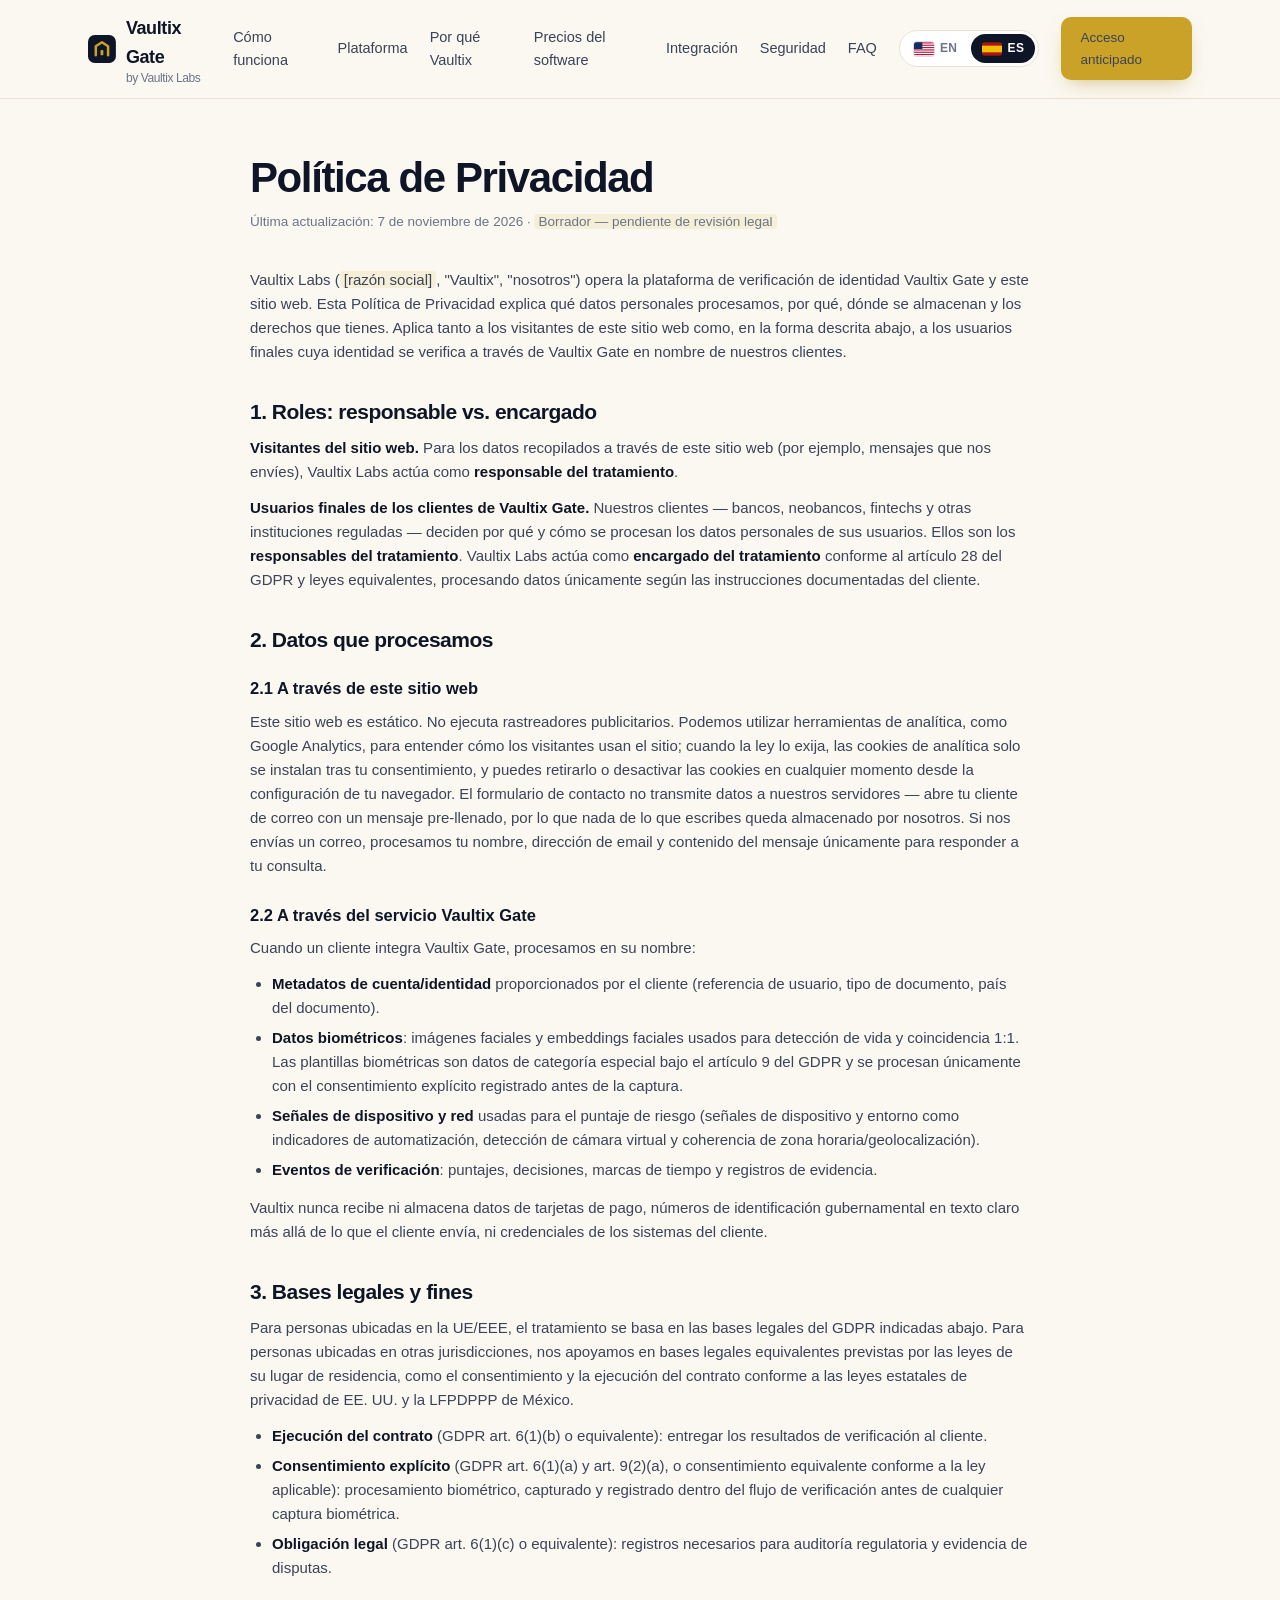
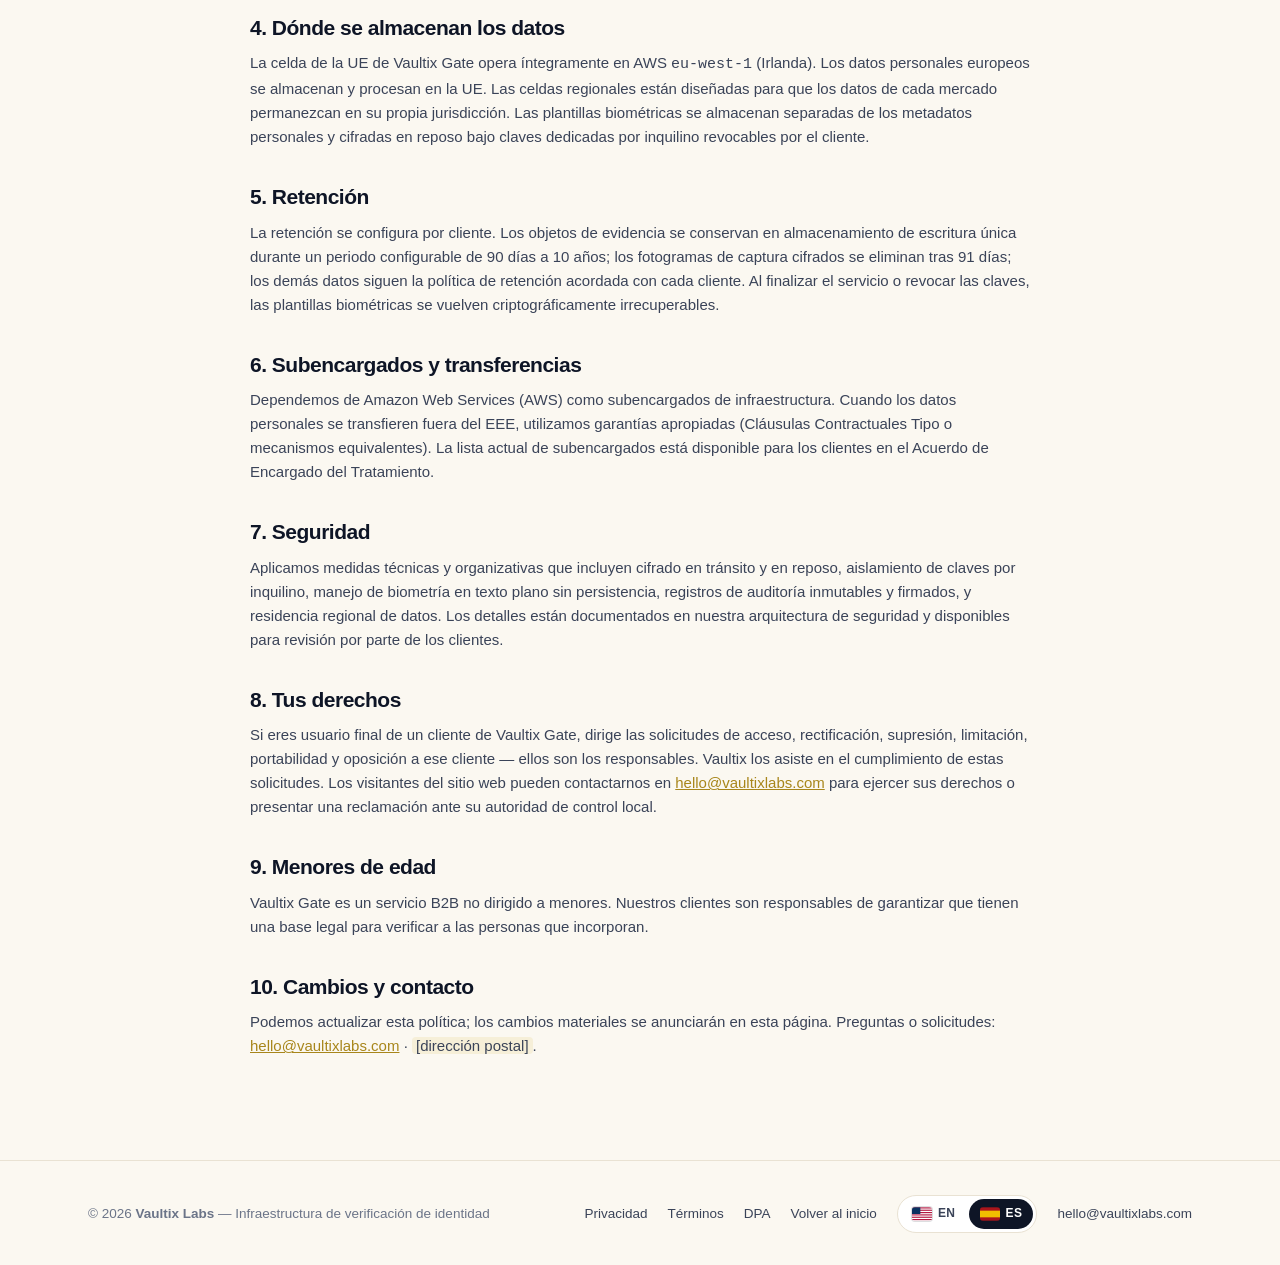
<file: es/privacy/index.html>
<!DOCTYPE html>
<html lang="es">
<head>
  <meta charset="UTF-8">
  <meta name="viewport" content="width=device-width, initial-scale=1.0">
  <title>Política de Privacidad — Vaultix Labs</title>
  <meta name="description" content="Política de Privacidad de Vaultix Labs y del servicio Vaultix Gate: qué datos procesamos, dónde se almacenan y los derechos de los interesados bajo el GDPR.">
  <link rel="canonical" href="https://vaultixlabs.com/es/privacy/">
  <link rel="alternate" hreflang="en" href="https://vaultixlabs.com/privacy/">
  <link rel="alternate" hreflang="es" href="https://vaultixlabs.com/es/privacy/">
  <link rel="alternate" hreflang="x-default" href="https://vaultixlabs.com/privacy/">
  <meta property="og:type" content="website">
  <meta property="og:title" content="Política de Privacidad — Vaultix Labs">
  <meta property="og:description" content="Cómo Vaultix Labs y Vaultix Gate manejan datos personales y biométricos.">
  <meta property="og:url" content="https://vaultixlabs.com/es/privacy/">
  <meta property="og:locale" content="es_ES">
  <meta property="og:image" content="https://vaultixlabs.com/assets/og-image.png">
  <meta name="twitter:card" content="summary">
  <link rel="icon" href="data:image/svg+xml,<svg xmlns='http://www.w3.org/2000/svg' viewBox='0 0 100 100'><rect width='100' height='100' rx='22' fill='%230E1526'/><path d='M28 72 V40 L50 26 L72 40 V72' stroke='%23C9A227' stroke-width='8' fill='none' stroke-linecap='round' stroke-linejoin='round'/><rect x='45' y='54' width='10' height='18' rx='2' fill='%23C9A227'/></svg>">
  <link rel="stylesheet" href="../../assets/css/site.css?v=12">
</head>
<body>

<nav>
  <div class="nav-inner">
    <a class="brand" href="/es/">
      <svg class="mark" viewBox="0 0 100 100" fill="none"><rect width="100" height="100" rx="24" fill="#0E1526"/><path d="M28 72 V40 L50 26 L72 40 V72" stroke="#C9A227" stroke-width="9" stroke-linecap="round" stroke-linejoin="round"/><rect x="45" y="54" width="10" height="18" rx="2" fill="#C9A227"/></svg>
      <span>Vaultix Gate<small>by Vaultix Labs</small></span>
    </a>
    <button class="nav-toggle" id="navToggle" aria-label="Menú" aria-expanded="false">☰</button>
    <div class="nav-links" id="navLinks">
      <a href="/es/#how">Cómo funciona</a>
      <a href="/es/#features">Plataforma</a>
      <a href="/es/#why">Por qué Vaultix</a>
      <a href="/es/#precios-del-software">Precios del software</a>
      <a href="/es/#integracion">Integración</a>
      <a href="/es/#security">Seguridad</a>
      <a href="/es/#faq">FAQ</a>
      <span class="lang-switch" aria-label="Idioma">
        <a href="/privacy/" hreflang="en" aria-label="English" title="English"><svg class="flag" viewBox="0 0 24 16" aria-hidden="true" focusable="false"><rect width="24" height="16" fill="#fff"/><g fill="#B31942"><rect width="24" height="1.4"/><rect y="2.8" width="24" height="1.4"/><rect y="5.6" width="24" height="1.4"/><rect y="8.4" width="24" height="1.4"/><rect y="11.2" width="24" height="1.4"/><rect y="14" width="24" height="1.4"/></g><rect width="10" height="8" fill="#0A3161"/></svg><span>EN</span></a><a href="/es/privacy/" class="active" hreflang="es" aria-label="Español" title="Español" aria-current="true"><svg class="flag" viewBox="0 0 24 16" aria-hidden="true" focusable="false"><rect width="24" height="16" fill="#AA151B"/><rect y="4" width="24" height="8" fill="#F1BF00"/></svg><span>ES</span></a>
      </span>
      <a class="btn btn-gold" href="mailto:hello@vaultixlabs.com?subject=Acceso%20anticipado">Acceso anticipado</a>
    </div>
  </div>
</nav>

<main class="legal-doc">
  <h1>Política de Privacidad</h1>
  <p class="updated">Última actualización: 7 de noviembre de 2026 · <span class="placeholder">Borrador — pendiente de revisión legal</span></p>

  <p>Vaultix Labs (<span class="placeholder">[razón social]</span>, "Vaultix", "nosotros") opera la plataforma de verificación de identidad Vaultix Gate y este sitio web. Esta Política de Privacidad explica qué datos personales procesamos, por qué, dónde se almacenan y los derechos que tienes. Aplica tanto a los visitantes de este sitio web como, en la forma descrita abajo, a los usuarios finales cuya identidad se verifica a través de Vaultix Gate en nombre de nuestros clientes.</p>

  <h2>1. Roles: responsable vs. encargado</h2>
  <p><strong>Visitantes del sitio web.</strong> Para los datos recopilados a través de este sitio web (por ejemplo, mensajes que nos envíes), Vaultix Labs actúa como <strong>responsable del tratamiento</strong>.</p>
  <p><strong>Usuarios finales de los clientes de Vaultix Gate.</strong> Nuestros clientes — bancos, neobancos, fintechs y otras instituciones reguladas — deciden por qué y cómo se procesan los datos personales de sus usuarios. Ellos son los <strong>responsables del tratamiento</strong>. Vaultix Labs actúa como <strong>encargado del tratamiento</strong> conforme al artículo 28 del GDPR y leyes equivalentes, procesando datos únicamente según las instrucciones documentadas del cliente.</p>

  <h2>2. Datos que procesamos</h2>
  <h3>2.1 A través de este sitio web</h3>
  <p>Este sitio web es estático. No ejecuta rastreadores publicitarios. Podemos utilizar herramientas de analítica, como Google Analytics, para entender cómo los visitantes usan el sitio; cuando la ley lo exija, las cookies de analítica solo se instalan tras tu consentimiento, y puedes retirarlo o desactivar las cookies en cualquier momento desde la configuración de tu navegador. El formulario de contacto no transmite datos a nuestros servidores — abre tu cliente de correo con un mensaje pre-llenado, por lo que nada de lo que escribes queda almacenado por nosotros. Si nos envías un correo, procesamos tu nombre, dirección de email y contenido del mensaje únicamente para responder a tu consulta.</p>
  <h3>2.2 A través del servicio Vaultix Gate</h3>
  <p>Cuando un cliente integra Vaultix Gate, procesamos en su nombre:</p>
  <ul>
    <li><strong>Metadatos de cuenta/identidad</strong> proporcionados por el cliente (referencia de usuario, tipo de documento, país del documento).</li>
    <li><strong>Datos biométricos</strong>: imágenes faciales y embeddings faciales usados para detección de vida y coincidencia 1:1. Las plantillas biométricas son datos de categoría especial bajo el artículo 9 del GDPR y se procesan únicamente con el consentimiento explícito registrado antes de la captura.</li>
    <li><strong>Señales de dispositivo y red</strong> usadas para el puntaje de riesgo (señales de dispositivo y entorno como indicadores de automatización, detección de cámara virtual y coherencia de zona horaria/geolocalización).</li>
    <li><strong>Eventos de verificación</strong>: puntajes, decisiones, marcas de tiempo y registros de evidencia.</li>
  </ul>
  <p>Vaultix nunca recibe ni almacena datos de tarjetas de pago, números de identificación gubernamental en texto claro más allá de lo que el cliente envía, ni credenciales de los sistemas del cliente.</p>

  <h2>3. Bases legales y fines</h2>
  <p>Para personas ubicadas en la UE/EEE, el tratamiento se basa en las bases legales del GDPR indicadas abajo. Para personas ubicadas en otras jurisdicciones, nos apoyamos en bases legales equivalentes previstas por las leyes de su lugar de residencia, como el consentimiento y la ejecución del contrato conforme a las leyes estatales de privacidad de EE. UU. y la LFPDPPP de México.</p>
  <ul>
    <li><strong>Ejecución del contrato</strong> (GDPR art. 6(1)(b) o equivalente): entregar los resultados de verificación al cliente.</li>
    <li><strong>Consentimiento explícito</strong> (GDPR art. 6(1)(a) y art. 9(2)(a), o consentimiento equivalente conforme a la ley aplicable): procesamiento biométrico, capturado y registrado dentro del flujo de verificación antes de cualquier captura biométrica.</li>
    <li><strong>Obligación legal</strong> (GDPR art. 6(1)(c) o equivalente): registros necesarios para auditoría regulatoria y evidencia de disputas.</li>
  </ul>

  <h2>4. Dónde se almacenan los datos</h2>
  <p>La celda de la UE de Vaultix Gate opera íntegramente en AWS <code>eu-west-1</code> (Irlanda). Los datos personales europeos se almacenan y procesan en la UE. Las celdas regionales están diseñadas para que los datos de cada mercado permanezcan en su propia jurisdicción. Las plantillas biométricas se almacenan separadas de los metadatos personales y cifradas en reposo bajo claves dedicadas por inquilino revocables por el cliente.</p>

  <h2>5. Retención</h2>
  <p>La retención se configura por cliente. Los objetos de evidencia se conservan en almacenamiento de escritura única durante un periodo configurable de 90 días a 10 años; los fotogramas de captura cifrados se eliminan tras 91 días; los demás datos siguen la política de retención acordada con cada cliente. Al finalizar el servicio o revocar las claves, las plantillas biométricas se vuelven criptográficamente irrecuperables.</p>

  <h2>6. Subencargados y transferencias</h2>
  <p>Dependemos de Amazon Web Services (AWS) como subencargados de infraestructura. Cuando los datos personales se transfieren fuera del EEE, utilizamos garantías apropiadas (Cláusulas Contractuales Tipo o mecanismos equivalentes). La lista actual de subencargados está disponible para los clientes en el Acuerdo de Encargado del Tratamiento.</p>

  <h2>7. Seguridad</h2>
  <p>Aplicamos medidas técnicas y organizativas que incluyen cifrado en tránsito y en reposo, aislamiento de claves por inquilino, manejo de biometría en texto plano sin persistencia, registros de auditoría inmutables y firmados, y residencia regional de datos. Los detalles están documentados en nuestra arquitectura de seguridad y disponibles para revisión por parte de los clientes.</p>

  <h2>8. Tus derechos</h2>
  <p>Si eres usuario final de un cliente de Vaultix Gate, dirige las solicitudes de acceso, rectificación, supresión, limitación, portabilidad y oposición a ese cliente — ellos son los responsables. Vaultix los asiste en el cumplimiento de estas solicitudes. Los visitantes del sitio web pueden contactarnos en <a href="mailto:hello@vaultixlabs.com">hello@vaultixlabs.com</a> para ejercer sus derechos o presentar una reclamación ante su autoridad de control local.</p>

  <h2>9. Menores de edad</h2>
  <p>Vaultix Gate es un servicio B2B no dirigido a menores. Nuestros clientes son responsables de garantizar que tienen una base legal para verificar a las personas que incorporan.</p>

  <h2>10. Cambios y contacto</h2>
  <p>Podemos actualizar esta política; los cambios materiales se anunciarán en esta página. Preguntas o solicitudes: <a href="mailto:hello@vaultixlabs.com">hello@vaultixlabs.com</a> · <span class="placeholder">[dirección postal]</span>.</p>
</main>

<footer>
  <div class="container foot-inner">
    <span>© 2026 <b>Vaultix Labs</b> — Infraestructura de verificación de identidad</span>
    <div class="foot-links">
      <a href="/es/privacy/">Privacidad</a>
      <a href="/es/terms/">Términos</a>
      <a href="/es/dpa/">DPA</a>
      <a href="/es/">Volver al inicio</a>
      <span class="lang-switch">
        <a href="/privacy/" hreflang="en" aria-label="English" title="English"><svg class="flag" viewBox="0 0 24 16" aria-hidden="true" focusable="false"><rect width="24" height="16" fill="#fff"/><g fill="#B31942"><rect width="24" height="1.4"/><rect y="2.8" width="24" height="1.4"/><rect y="5.6" width="24" height="1.4"/><rect y="8.4" width="24" height="1.4"/><rect y="11.2" width="24" height="1.4"/><rect y="14" width="24" height="1.4"/></g><rect width="10" height="8" fill="#0A3161"/></svg><span>EN</span></a><a href="/es/privacy/" class="active" hreflang="es" aria-label="Español" title="Español" aria-current="true"><svg class="flag" viewBox="0 0 24 16" aria-hidden="true" focusable="false"><rect width="24" height="16" fill="#AA151B"/><rect y="4" width="24" height="8" fill="#F1BF00"/></svg><span>ES</span></a>
      </span>
      <a href="mailto:hello@vaultixlabs.com">hello@vaultixlabs.com</a>
    </div>
  </div>
</footer>

<script>
  (function () {
    var toggle = document.getElementById('navToggle');
    var links = document.getElementById('navLinks');
    toggle.addEventListener('click', function () {
      var open = links.classList.toggle('open');
      toggle.setAttribute('aria-expanded', open);
    });
    document.addEventListener('keydown', function (e) {
      if (e.key === 'Escape' && links.classList.contains('open')) {
        links.classList.remove('open');
        toggle.setAttribute('aria-expanded', 'false');
        toggle.focus();
      }
    });
    links.addEventListener('click', function (e) {
      if (e.target.tagName === 'A') links.classList.remove('open');
    });
  })();
</script>

</body>
</html>
</file>
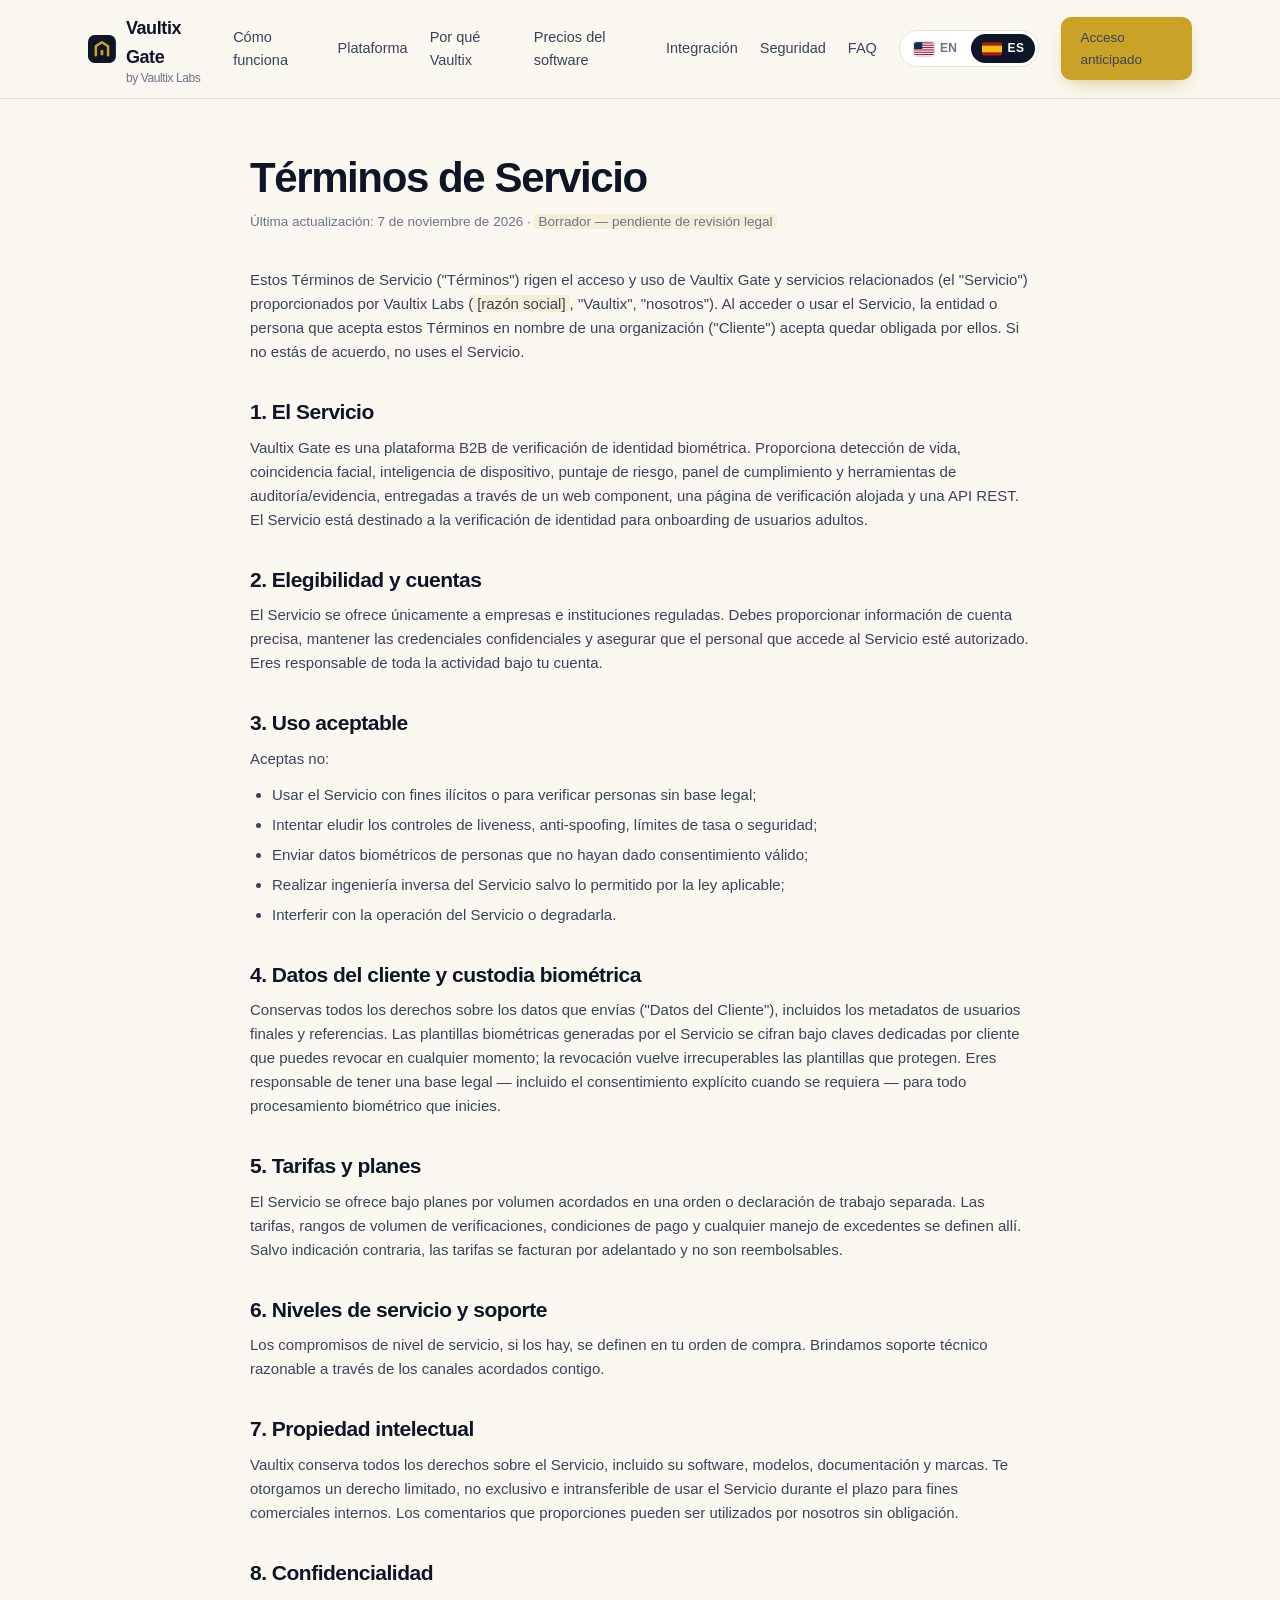
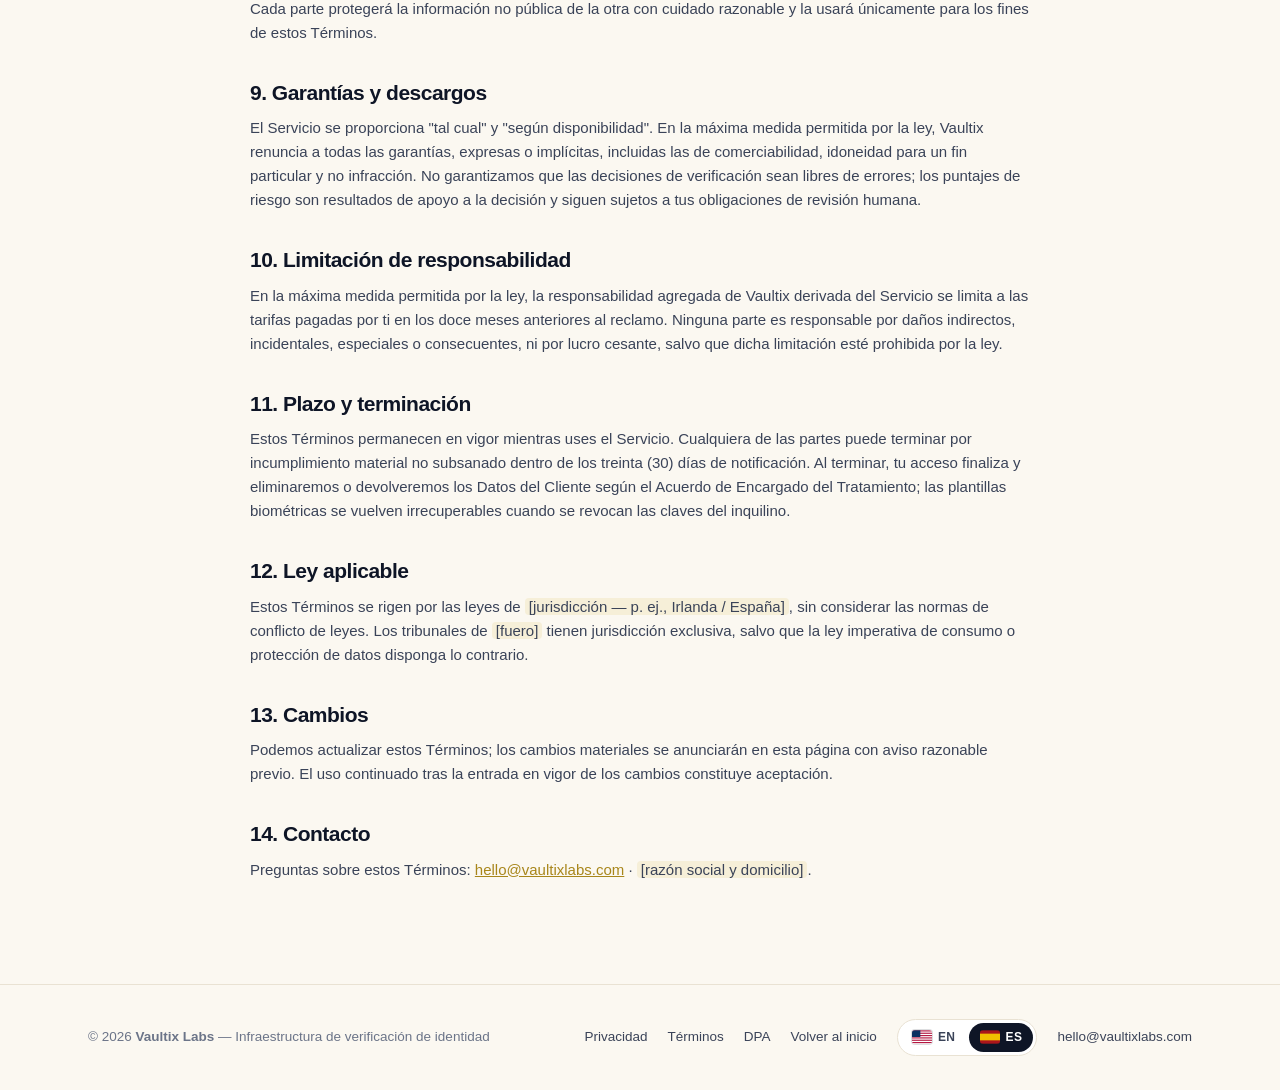
<file: es/terms/index.html>
<!DOCTYPE html>
<html lang="es">
<head>
  <meta charset="UTF-8">
  <meta name="viewport" content="width=device-width, initial-scale=1.0">
  <title>Términos de Servicio — Vaultix Labs</title>
  <meta name="description" content="Términos de Servicio que rigen el uso de Vaultix Gate, la plataforma de verificación de identidad biométrica de Vaultix Labs.">
  <link rel="canonical" href="https://vaultixlabs.com/es/terms/">
  <link rel="alternate" hreflang="en" href="https://vaultixlabs.com/terms/">
  <link rel="alternate" hreflang="es" href="https://vaultixlabs.com/es/terms/">
  <link rel="alternate" hreflang="x-default" href="https://vaultixlabs.com/terms/">
  <meta property="og:type" content="website">
  <meta property="og:title" content="Términos de Servicio — Vaultix Labs">
  <meta property="og:description" content="Términos que rigen el uso de Vaultix Gate.">
  <meta property="og:url" content="https://vaultixlabs.com/es/terms/">
  <meta property="og:locale" content="es_ES">
  <meta property="og:image" content="https://vaultixlabs.com/assets/og-image.png">
  <meta name="twitter:card" content="summary">
  <link rel="icon" href="data:image/svg+xml,<svg xmlns='http://www.w3.org/2000/svg' viewBox='0 0 100 100'><rect width='100' height='100' rx='22' fill='%230E1526'/><path d='M28 72 V40 L50 26 L72 40 V72' stroke='%23C9A227' stroke-width='8' fill='none' stroke-linecap='round' stroke-linejoin='round'/><rect x='45' y='54' width='10' height='18' rx='2' fill='%23C9A227'/></svg>">
  <link rel="stylesheet" href="../../assets/css/site.css?v=12">
</head>
<body>

<nav>
  <div class="nav-inner">
    <a class="brand" href="/es/">
      <svg class="mark" viewBox="0 0 100 100" fill="none"><rect width="100" height="100" rx="24" fill="#0E1526"/><path d="M28 72 V40 L50 26 L72 40 V72" stroke="#C9A227" stroke-width="9" stroke-linecap="round" stroke-linejoin="round"/><rect x="45" y="54" width="10" height="18" rx="2" fill="#C9A227"/></svg>
      <span>Vaultix Gate<small>by Vaultix Labs</small></span>
    </a>
    <button class="nav-toggle" id="navToggle" aria-label="Menú" aria-expanded="false">☰</button>
    <div class="nav-links" id="navLinks">
      <a href="/es/#how">Cómo funciona</a>
      <a href="/es/#features">Plataforma</a>
      <a href="/es/#why">Por qué Vaultix</a>
      <a href="/es/#precios-del-software">Precios del software</a>
      <a href="/es/#integracion">Integración</a>
      <a href="/es/#security">Seguridad</a>
      <a href="/es/#faq">FAQ</a>
      <span class="lang-switch" aria-label="Idioma">
        <a href="/terms/" hreflang="en" aria-label="English" title="English"><svg class="flag" viewBox="0 0 24 16" aria-hidden="true" focusable="false"><rect width="24" height="16" fill="#fff"/><g fill="#B31942"><rect width="24" height="1.4"/><rect y="2.8" width="24" height="1.4"/><rect y="5.6" width="24" height="1.4"/><rect y="8.4" width="24" height="1.4"/><rect y="11.2" width="24" height="1.4"/><rect y="14" width="24" height="1.4"/></g><rect width="10" height="8" fill="#0A3161"/></svg><span>EN</span></a><a href="/es/terms/" class="active" hreflang="es" aria-label="Español" title="Español" aria-current="true"><svg class="flag" viewBox="0 0 24 16" aria-hidden="true" focusable="false"><rect width="24" height="16" fill="#AA151B"/><rect y="4" width="24" height="8" fill="#F1BF00"/></svg><span>ES</span></a>
      </span>
      <a class="btn btn-gold" href="mailto:hello@vaultixlabs.com?subject=Acceso%20anticipado">Acceso anticipado</a>
    </div>
  </div>
</nav>

<main class="legal-doc">
  <h1>Términos de Servicio</h1>
  <p class="updated">Última actualización: 7 de noviembre de 2026 · <span class="placeholder">Borrador — pendiente de revisión legal</span></p>

  <p>Estos Términos de Servicio ("Términos") rigen el acceso y uso de Vaultix Gate y servicios relacionados (el "Servicio") proporcionados por Vaultix Labs (<span class="placeholder">[razón social]</span>, "Vaultix", "nosotros"). Al acceder o usar el Servicio, la entidad o persona que acepta estos Términos en nombre de una organización ("Cliente") acepta quedar obligada por ellos. Si no estás de acuerdo, no uses el Servicio.</p>

  <h2>1. El Servicio</h2>
  <p>Vaultix Gate es una plataforma B2B de verificación de identidad biométrica. Proporciona detección de vida, coincidencia facial, inteligencia de dispositivo, puntaje de riesgo, panel de cumplimiento y herramientas de auditoría/evidencia, entregadas a través de un web component, una página de verificación alojada y una API REST. El Servicio está destinado a la verificación de identidad para onboarding de usuarios adultos.</p>

  <h2>2. Elegibilidad y cuentas</h2>
  <p>El Servicio se ofrece únicamente a empresas e instituciones reguladas. Debes proporcionar información de cuenta precisa, mantener las credenciales confidenciales y asegurar que el personal que accede al Servicio esté autorizado. Eres responsable de toda la actividad bajo tu cuenta.</p>

  <h2>3. Uso aceptable</h2>
  <p>Aceptas no:</p>
  <ul>
    <li>Usar el Servicio con fines ilícitos o para verificar personas sin base legal;</li>
    <li>Intentar eludir los controles de liveness, anti-spoofing, límites de tasa o seguridad;</li>
    <li>Enviar datos biométricos de personas que no hayan dado consentimiento válido;</li>
    <li>Realizar ingeniería inversa del Servicio salvo lo permitido por la ley aplicable;</li>
    <li>Interferir con la operación del Servicio o degradarla.</li>
  </ul>

  <h2>4. Datos del cliente y custodia biométrica</h2>
  <p>Conservas todos los derechos sobre los datos que envías ("Datos del Cliente"), incluidos los metadatos de usuarios finales y referencias. Las plantillas biométricas generadas por el Servicio se cifran bajo claves dedicadas por cliente que puedes revocar en cualquier momento; la revocación vuelve irrecuperables las plantillas que protegen. Eres responsable de tener una base legal — incluido el consentimiento explícito cuando se requiera — para todo procesamiento biométrico que inicies.</p>

  <h2>5. Tarifas y planes</h2>
  <p>El Servicio se ofrece bajo planes por volumen acordados en una orden o declaración de trabajo separada. Las tarifas, rangos de volumen de verificaciones, condiciones de pago y cualquier manejo de excedentes se definen allí. Salvo indicación contraria, las tarifas se facturan por adelantado y no son reembolsables.</p>

  <h2>6. Niveles de servicio y soporte</h2>
  <p>Los compromisos de nivel de servicio, si los hay, se definen en tu orden de compra. Brindamos soporte técnico razonable a través de los canales acordados contigo.</p>

  <h2>7. Propiedad intelectual</h2>
  <p>Vaultix conserva todos los derechos sobre el Servicio, incluido su software, modelos, documentación y marcas. Te otorgamos un derecho limitado, no exclusivo e intransferible de usar el Servicio durante el plazo para fines comerciales internos. Los comentarios que proporciones pueden ser utilizados por nosotros sin obligación.</p>

  <h2>8. Confidencialidad</h2>
  <p>Cada parte protegerá la información no pública de la otra con cuidado razonable y la usará únicamente para los fines de estos Términos.</p>

  <h2>9. Garantías y descargos</h2>
  <p>El Servicio se proporciona "tal cual" y "según disponibilidad". En la máxima medida permitida por la ley, Vaultix renuncia a todas las garantías, expresas o implícitas, incluidas las de comerciabilidad, idoneidad para un fin particular y no infracción. No garantizamos que las decisiones de verificación sean libres de errores; los puntajes de riesgo son resultados de apoyo a la decisión y siguen sujetos a tus obligaciones de revisión humana.</p>

  <h2>10. Limitación de responsabilidad</h2>
  <p>En la máxima medida permitida por la ley, la responsabilidad agregada de Vaultix derivada del Servicio se limita a las tarifas pagadas por ti en los doce meses anteriores al reclamo. Ninguna parte es responsable por daños indirectos, incidentales, especiales o consecuentes, ni por lucro cesante, salvo que dicha limitación esté prohibida por la ley.</p>

  <h2>11. Plazo y terminación</h2>
  <p>Estos Términos permanecen en vigor mientras uses el Servicio. Cualquiera de las partes puede terminar por incumplimiento material no subsanado dentro de los treinta (30) días de notificación. Al terminar, tu acceso finaliza y eliminaremos o devolveremos los Datos del Cliente según el Acuerdo de Encargado del Tratamiento; las plantillas biométricas se vuelven irrecuperables cuando se revocan las claves del inquilino.</p>

  <h2>12. Ley aplicable</h2>
  <p>Estos Términos se rigen por las leyes de <span class="placeholder">[jurisdicción — p. ej., Irlanda / España]</span>, sin considerar las normas de conflicto de leyes. Los tribunales de <span class="placeholder">[fuero]</span> tienen jurisdicción exclusiva, salvo que la ley imperativa de consumo o protección de datos disponga lo contrario.</p>

  <h2>13. Cambios</h2>
  <p>Podemos actualizar estos Términos; los cambios materiales se anunciarán en esta página con aviso razonable previo. El uso continuado tras la entrada en vigor de los cambios constituye aceptación.</p>

  <h2>14. Contacto</h2>
  <p>Preguntas sobre estos Términos: <a href="mailto:hello@vaultixlabs.com">hello@vaultixlabs.com</a> · <span class="placeholder">[razón social y domicilio]</span>.</p>
</main>

<footer>
  <div class="container foot-inner">
    <span>© 2026 <b>Vaultix Labs</b> — Infraestructura de verificación de identidad</span>
    <div class="foot-links">
      <a href="/es/privacy/">Privacidad</a>
      <a href="/es/terms/">Términos</a>
      <a href="/es/dpa/">DPA</a>
      <a href="/es/">Volver al inicio</a>
      <span class="lang-switch">
        <a href="/terms/" hreflang="en" aria-label="English" title="English"><svg class="flag" viewBox="0 0 24 16" aria-hidden="true" focusable="false"><rect width="24" height="16" fill="#fff"/><g fill="#B31942"><rect width="24" height="1.4"/><rect y="2.8" width="24" height="1.4"/><rect y="5.6" width="24" height="1.4"/><rect y="8.4" width="24" height="1.4"/><rect y="11.2" width="24" height="1.4"/><rect y="14" width="24" height="1.4"/></g><rect width="10" height="8" fill="#0A3161"/></svg><span>EN</span></a><a href="/es/terms/" class="active" hreflang="es" aria-label="Español" title="Español" aria-current="true"><svg class="flag" viewBox="0 0 24 16" aria-hidden="true" focusable="false"><rect width="24" height="16" fill="#AA151B"/><rect y="4" width="24" height="8" fill="#F1BF00"/></svg><span>ES</span></a>
      </span>
      <a href="mailto:hello@vaultixlabs.com">hello@vaultixlabs.com</a>
    </div>
  </div>
</footer>

<script>
  (function () {
    var toggle = document.getElementById('navToggle');
    var links = document.getElementById('navLinks');
    toggle.addEventListener('click', function () {
      var open = links.classList.toggle('open');
      toggle.setAttribute('aria-expanded', open);
    });
    document.addEventListener('keydown', function (e) {
      if (e.key === 'Escape' && links.classList.contains('open')) {
        links.classList.remove('open');
        toggle.setAttribute('aria-expanded', 'false');
        toggle.focus();
      }
    });
    links.addEventListener('click', function (e) {
      if (e.target.tagName === 'A') links.classList.remove('open');
    });
  })();
</script>

</body>
</html>
</file>
<file: assets/css/site.css>
:root {
  --cream: #FBF8F1;
  --paper: #FFFFFF;
  --ink: #0E1526;
  --ink-soft: #3A4358;
  --muted: #6B7488;
  --gold: #C9A227;
  --gold-deep: #A8861B;
  --gold-tint: #F6EFD8;
  --line: #E9E2D3;
  --green: #1F9D66;
  --amber: #C77F1A;
  --red: #C64B4B;
  --radius: 16px;
  --shadow: 0 24px 60px -24px rgba(14,21,38,.18);
  --maxw: 1160px;
}
* { margin: 0; padding: 0; box-sizing: border-box; }
html { scroll-behavior: smooth; scroll-padding-top: 84px; }
body {
  font-family: -apple-system, BlinkMacSystemFont, 'Segoe UI', Roboto, 'Helvetica Neue', Arial, sans-serif;
  background: var(--cream); color: var(--ink); line-height: 1.6;
  -webkit-font-smoothing: antialiased;
  overflow-x: hidden;
}
.serif { font-family: Georgia, 'Times New Roman', serif; font-style: italic; color: var(--gold-deep); }
.container { max-width: var(--maxw); margin: 0 auto; padding: 0 28px; }
.eyebrow {
  font-size: 12.5px; font-weight: 700; letter-spacing: .14em;
  text-transform: uppercase; color: var(--gold-deep); margin-bottom: 16px;
}
h2 { font-size: clamp(28px, 3.6vw, 40px); font-weight: 800; letter-spacing: -1.2px; line-height: 1.12; }
h3 { font-size: 17px; margin-bottom: 8px; }
.lead { color: var(--muted); font-size: 17px; }
.section { padding: 90px 0; }
.section.alt { background: var(--paper); border-top: 1px solid var(--line); border-bottom: 1px solid var(--line); }
.section-head { max-width: 640px; margin-bottom: 44px; }
#security .section-head,
#how .section-head,
#why .section-head,
#audience .section-head,
#developers .section-head { max-width: none; }
.section-head .lead { margin-top: 12px; }

.btn {
  display: inline-flex; align-items: center; gap: 8px;
  font-weight: 650; font-size: 15px; padding: 13px 26px;
  border-radius: 10px; text-decoration: none; transition: .18s;
  border: 1.5px solid transparent; cursor: pointer;
}
.btn-gold { background: var(--gold); color: var(--ink); box-shadow: 0 8px 20px -8px rgba(168,134,27,.55); }
.btn-gold:hover { background: var(--gold-deep); color: #fff; transform: translateY(-1px); }
.btn-ghost { border-color: var(--line); color: var(--ink); background: var(--paper); }
.btn-ghost:hover { border-color: var(--gold); }

/* ---------- NAV ---------- */
nav {
  position: sticky; top: 0; z-index: 50;
  background: rgba(251,248,241,.88); backdrop-filter: blur(10px);
  border-bottom: 1px solid var(--line);
}
.nav-inner { max-width: var(--maxw); margin: 0 auto; padding: 14px 28px; display: flex; align-items: center; justify-content: space-between; gap: 16px; }
.brand { display: flex; align-items: center; gap: 10px; font-weight: 800; font-size: 18px; letter-spacing: -.4px; text-decoration: none; color: var(--ink); }
.brand .mark { width: 30px; height: 30px; }
.brand small { font-weight: 500; color: var(--muted); font-size: 12px; display: block; line-height: 1; }
.nav-links { display: flex; align-items: center; gap: 22px; }
.nav-links a { color: var(--ink-soft); text-decoration: none; font-size: 14.5px; font-weight: 500; }
.nav-links a:hover { color: var(--ink); }
.nav-links .btn { padding: 9px 18px; font-size: 13.5px; }
.lang-switch {
  display: inline-flex; align-items: center; gap: 2px;
  background: var(--paper); border: 1px solid var(--line);
  border-radius: 999px; padding: 3px;
}
.lang-switch a {
  display: inline-flex; align-items: center; gap: 6px;
  color: var(--muted); text-decoration: none;
  font-size: 12px; font-weight: 700; letter-spacing: .04em;
  padding: 5px 11px; border-radius: 999px; transition: .15s;
}
.lang-switch a:hover { color: var(--ink); }
.lang-switch a.active { background: var(--ink); color: #fff; }
.lang-switch .flag {
  width: 20px; height: 14px; border-radius: 3px; flex: none; display: block;
  box-shadow: 0 0 0 1px rgba(14,21,38,.14);
}
.nav-toggle { display: none; background: none; border: 1.5px solid var(--line); border-radius: 8px; padding: 8px 10px; font-size: 16px; cursor: pointer; color: var(--ink); }

/* ---------- HERO ---------- */
.hero { padding: 72px 0 64px; }
.hero-grid { display: grid; grid-template-columns: 1.02fr 1fr; gap: 56px; align-items: center; }
.hero h1 { font-size: clamp(34px, 4.4vw, 52px); font-weight: 800; letter-spacing: -1.8px; line-height: 1.06; margin-bottom: 22px; }
.hero .sub { font-size: 16.5px; color: var(--muted); max-width: 470px; margin-bottom: 30px; }
.hero .cta-row { display: flex; gap: 14px; flex-wrap: wrap; margin-bottom: 34px; }
.hero .proof { font-size: 13.5px; color: var(--muted); display: flex; align-items: center; gap: 8px; }
.proof .dot { width: 8px; height: 8px; border-radius: 50%; background: var(--green); }

/* ---------- PRODUCT MOCKUP ---------- */
.mockup-wrap { position: relative; }
.mockup {
  background: var(--paper); border: 1px solid var(--line);
  border-radius: var(--radius); box-shadow: var(--shadow); overflow: hidden;
  transform: rotate(.6deg);
}
.mock-chrome { display: flex; gap: 6px; padding: 12px 16px; border-bottom: 1px solid var(--line); background: #FCFBF8; }
.mock-chrome i { width: 10px; height: 10px; border-radius: 50%; background: var(--line); }
.mock-body { display: grid; grid-template-columns: 148px 1fr; min-height: 360px; }
.mock-side { border-right: 1px solid var(--line); padding: 16px 12px; background: #FCFBF8; }
.mock-side .logo-row { display: flex; align-items: center; gap: 7px; margin-bottom: 18px; }
.mock-side .logo-row i { width: 16px; height: 16px; border-radius: 5px; background: var(--ink); }
.mock-side .logo-row b { font-size: 11px; }
.nav-item { font-size: 11px; color: var(--muted); padding: 7px 9px; border-radius: 7px; margin-bottom: 3px; display: flex; align-items: center; gap: 7px; }
.nav-item i { width: 11px; height: 11px; border-radius: 3px; border: 1.5px solid #C7CDD9; }
.nav-item.on { background: var(--gold-tint); color: var(--ink); font-weight: 600; }
.nav-item.on i { border-color: var(--gold-deep); background: var(--gold); }
.mock-main { padding: 18px 18px 16px; }
.mock-title { display: flex; justify-content: space-between; align-items: center; margin-bottom: 14px; }
.mock-title b { font-size: 13px; }
.mock-title span { font-size: 10.5px; color: var(--muted); }
.kpis { display: flex; gap: 8px; margin-bottom: 14px; }
.kpi { flex: 1; border: 1px solid var(--line); border-radius: 10px; padding: 10px 11px; }
.kpi b { font-size: 15px; display: block; line-height: 1.2; }
.kpi span { font-size: 9.5px; color: var(--muted); text-transform: uppercase; letter-spacing: .06em; }
.queue-head { display: flex; justify-content: space-between; font-size: 10px; color: var(--muted); text-transform: uppercase; letter-spacing: .07em; padding: 0 4px 6px; border-bottom: 1px solid var(--line); }
.qrow { display: grid; grid-template-columns: 1fr 44px 74px; align-items: center; padding: 9px 4px; border-bottom: 1px solid #F1EDE2; font-size: 11px; }
.qrow .hash { font-family: 'SF Mono', Consolas, monospace; font-size: 10.5px; color: var(--ink-soft); }
.qrow .hash small { display: block; font-size: 9px; color: var(--muted); font-family: inherit; }
.pill { font-size: 9px; font-weight: 700; padding: 3px 8px; border-radius: 999px; text-align: center; letter-spacing: .03em; }
.pill.low { background: #E4F4EC; color: var(--green); }
.pill.med { background: #FBF0DC; color: var(--amber); }
.pill.rev { background: #EAEFFD; color: #4F6FD8; }
.score { font-weight: 700; font-size: 11px; text-align: right; }
.score.low { color: var(--green); } .score.med { color: var(--amber); }
.float-card {
  position: absolute; right: -18px; bottom: 34px;
  background: var(--ink); color: #fff; border-radius: 12px;
  padding: 14px 18px; box-shadow: 0 18px 40px -14px rgba(14,21,38,.5);
  font-size: 12px; transform: rotate(-1.4deg);
}
.float-card .chk { color: var(--gold); font-weight: 700; }
.float-card small { display: block; color: #9AA3B8; font-size: 10px; margin-top: 2px; }

/* ---------- HOW IT WORKS ---------- */
.steps { display: grid; grid-template-columns: repeat(4, 1fr); gap: 18px; margin-top: 44px; }
.step { background: var(--paper); border: 1px solid var(--line); border-radius: var(--radius); padding: 24px; position: relative; }
.step .num { font-family: Georgia, serif; font-style: italic; font-size: 34px; color: var(--gold); line-height: 1; margin-bottom: 14px; }
.step h3 { font-size: 17px; margin-bottom: 8px; }
.step p { font-size: 14px; color: var(--muted); }
.step::after {
  content: '→'; position: absolute; top: 30px; right: -17px; font-size: 18px;
  color: var(--gold-deep); font-weight: 700;
}
.step:last-child::after { display: none; }

/* ---------- ZIGZAG FEATURES ---------- */
.feat-grid { display: grid; grid-template-columns: 1fr 1fr; gap: 64px; align-items: center; }
.feat-grid.flip .feat-copy { order: 2; }
.feat-copy h2 { margin-bottom: 14px; }
.feat-copy p { color: var(--muted); font-size: 15.5px; margin-bottom: 20px; }
.feat-copy ul { list-style: none; }
.feat-copy li { font-size: 14.5px; padding: 9px 0 9px 30px; position: relative; border-top: 1px solid var(--line); }
.feat-copy li::before {
  content: ''; position: absolute; left: 2px; top: 15px;
  width: 14px; height: 8px; border-left: 2.5px solid var(--gold-deep);
  border-bottom: 2.5px solid var(--gold-deep); transform: rotate(-45deg);
}

/* mini visuals inside features */
.vis {
  background: var(--paper); border: 1px solid var(--line); border-radius: var(--radius);
  box-shadow: var(--shadow); padding: 26px; position: relative; overflow: hidden;
}
.capture-frame { border: 2px dashed #C9CFDB; border-radius: 14px; height: 210px; display: flex; align-items: center; justify-content: center; position: relative; background: linear-gradient(160deg,#F8F6F0,#EFF1F6); }
.face-oval { width: 96px; height: 128px; border: 2.5px solid var(--gold); border-radius: 50%; position: relative; }
.face-oval::after { content: ''; position: absolute; left: 50%; top: 30%; width: 38px; height: 50px; border: 2px solid #B9C2D4; border-radius: 45%; transform: translateX(-50%); }
.guide-bubble {
  margin-top: 18px; background: var(--ink); color: #fff; border-radius: 12px;
  padding: 13px 16px; font-size: 13px; line-height: 1.45;
}
.guide-bubble b { color: var(--gold); }
.aria-tag { margin-top: 10px; font-size: 10.5px; color: var(--muted); font-family: Consolas, monospace; }

.vault-card { text-align: center; padding: 8px 0 4px; }
.keyring { width: 74px; height: 74px; margin: 0 auto 16px; border-radius: 20px; background: var(--ink); display: flex; align-items: center; justify-content: center; }
.vector-row { display: flex; justify-content: center; gap: 5px; margin: 18px 0 12px; }
.vector-row i { width: 22px; height: 22px; border-radius: 6px; background: var(--gold-tint); border: 1px solid var(--line); font-size: 9px; font-style: normal; display: flex; align-items: center; justify-content: center; color: var(--gold-deep); font-weight: 700; }
.vault-card .cap { font-size: 12px; color: var(--muted); }
.shred { margin-top: 16px; border-top: 1px dashed var(--line); padding-top: 14px; font-size: 12px; color: var(--ink-soft); display: flex; justify-content: center; gap: 8px; align-items: center; }
.shred b { color: var(--red); }

.mini-table { font-size: 11.5px; width: 100%; }
.mini-table .mrow { display: grid; grid-template-columns: 1.4fr .8fr .9fr .8fr; gap: 8px; padding: 9px 6px; border-bottom: 1px solid #F1EDE2; align-items: center; }
.mini-table .mrow.head { font-size: 9.5px; text-transform: uppercase; letter-spacing: .07em; color: var(--muted); border-bottom: 1px solid var(--line); }
.mini-table .score { text-align: center; }
.mini-table .badge-risk { display: block; width: fit-content; margin: 0 auto; }
.mini-table .mrow.head span:nth-child(2),
.mini-table .mrow.head span:nth-child(3) { text-align: center; }
.badge-risk { font-size: 9px; font-weight: 700; padding: 3px 7px; border-radius: 999px; text-align: center; }
.badge-risk.low { background: #E4F4EC; color: var(--green); }
.badge-risk.med { background: #FBF0DC; color: var(--amber); }
.badge-risk.high { background: #FBE5E5; color: var(--red); }
.evid { font-family: Consolas, monospace; font-size: 9.5px; color: var(--muted); }

/* ---------- COMPARE TABLE ---------- */
.compare-wrap { overflow-x: auto; border: 1px solid var(--line); border-radius: var(--radius); background: var(--paper); box-shadow: var(--shadow); }
table.compare { width: 100%; border-collapse: collapse; min-width: 720px; font-size: 14.5px; }
table.compare th, table.compare td { padding: 18px 22px; text-align: left; vertical-align: top; border-bottom: 1px solid var(--line); }
table.compare thead th { font-size: 12px; text-transform: uppercase; letter-spacing: .08em; color: var(--muted); background: #FCFBF8; }
table.compare thead th.us { color: var(--ink); }
table.compare td:first-child { font-weight: 650; color: var(--ink); width: 190px; }
table.compare td.them { color: var(--muted); }
table.compare td.us-cell { color: var(--ink-soft); }
table.compare .tick { color: var(--gold-deep); font-weight: 700; }
table.compare .cross { color: #B9C2D4; }
table.compare tbody tr:last-child td { border-bottom: none; }
.compare-note { font-size: 13px; color: var(--muted); margin-top: 16px; }

/* ---------- AUDIENCE CARDS ---------- */
.cards-3 { display: grid; grid-template-columns: repeat(3, 1fr); gap: 22px; }
.card { background: var(--paper); border: 1px solid var(--line); border-radius: var(--radius); padding: 28px; }
.card .icon {
  width: 42px; height: 42px; border-radius: 11px; background: var(--ink);
  display: flex; align-items: center; justify-content: center; margin-bottom: 16px;
}
.card .icon svg { width: 20px; height: 20px; }
.card h3 { font-size: 17px; margin-bottom: 10px; }
.card p { font-size: 14px; color: var(--muted); }
.card ul { list-style: none; margin-top: 12px; }
.card li { font-size: 13.5px; color: var(--ink-soft); padding: 6px 0 6px 22px; position: relative; }
.card li::before {
  content: ''; position: absolute; left: 2px; top: 12px;
  width: 10px; height: 6px; border-left: 2px solid var(--gold-deep);
  border-bottom: 2px solid var(--gold-deep); transform: rotate(-45deg);
}

/* ---------- PLANS ---------- */
.plans { display: grid; grid-template-columns: repeat(3, 1fr); gap: 22px; margin-top: 44px; }
.plan { background: var(--paper); border: 1px solid var(--line); border-radius: var(--radius); padding: 30px 28px; display: flex; flex-direction: column; }
.plan.featured { border: 1.5px solid var(--gold); box-shadow: var(--shadow); position: relative; }
.plan .flag { position: absolute; top: -12px; left: 24px; background: var(--gold); color: var(--ink); font-size: 11px; font-weight: 700; letter-spacing: .06em; text-transform: uppercase; padding: 4px 12px; border-radius: 999px; }
.plan h3 { font-size: 18px; margin-bottom: 6px; }
.plan .price-note { font-size: 13.5px; color: var(--muted); margin-bottom: 18px; min-height: 40px; }
.plan ul { list-style: none; flex: 1; }
.plan li { font-size: 14px; color: var(--ink-soft); padding: 8px 0 8px 26px; position: relative; border-top: 1px solid #F1EDE2; }
.plan li::before {
  content: ''; position: absolute; left: 4px; top: 15px;
  width: 11px; height: 7px; border-left: 2px solid var(--gold-deep);
  border-bottom: 2px solid var(--gold-deep); transform: rotate(-45deg);
}
.plan .btn { margin-top: 22px; justify-content: center; }

/* ---------- DEVELOPERS ---------- */
.int-num { font-family: Georgia, 'Times New Roman', serif; font-size: 30px; color: var(--gold); line-height: 1; }
.int-sub { font-size: 11.5px; letter-spacing: .1em; text-transform: uppercase; color: var(--gold); margin: 8px 0 12px; font-weight: 600; }
.int-visual { margin-top: 20px; border-radius: 10px; overflow: hidden; border: 1px solid var(--line); background: var(--ink); }
.int-visual svg { display: block; width: 100%; height: auto; }
.int-footer { margin: 52px auto 0; text-align: center; max-width: 800px; }
.int-footer h3 { font-family: Georgia, 'Times New Roman', serif; font-size: clamp(22px, 2.4vw, 28px); margin-bottom: 14px; }
.int-footer p { color: var(--muted); font-size: 15.5px; }
.int-tag { color: var(--gold); font-weight: 600; margin-top: 16px !important; }
.dev-grid { display: grid; grid-template-columns: 1fr 1.1fr; gap: 56px; align-items: center; }
.code-block {
  background: var(--ink); border-radius: var(--radius); padding: 22px 24px;
  font-family: 'SF Mono', Consolas, 'Courier New', monospace; font-size: 13px;
  line-height: 1.75; color: #D7DCE8; overflow-x: auto; box-shadow: var(--shadow);
}
.code-block .c-tag { color: var(--gold); }
.code-block .c-attr { color: #8FB8DE; }
.code-block .c-str { color: #9AD0A5; }
.code-block .c-cmt { color: #6B7488; }
.code-block .c-fn { color: #E3B8F0; }
.dev-bullets { list-style: none; margin-top: 24px; }
.dev-bullets li { font-size: 14.5px; padding: 9px 0 9px 30px; position: relative; border-top: 1px solid var(--line); }
.dev-bullets li::before {
  content: ''; position: absolute; left: 2px; top: 15px;
  width: 14px; height: 8px; border-left: 2.5px solid var(--gold-deep);
  border-bottom: 2.5px solid var(--gold-deep); transform: rotate(-45deg);
}

/* ---------- SECURITY CARDS ---------- */
.sec-grid { display: grid; grid-template-columns: repeat(2, 1fr); gap: 22px; margin-top: 44px; }
.sec-card { background: var(--paper); border: 1px solid var(--line); border-radius: var(--radius); padding: 26px 28px; }
.sec-card h3 { font-size: 16px; margin-bottom: 8px; display: flex; align-items: center; gap: 10px; }
.sec-card h3 .dot-i { width: 8px; height: 8px; border-radius: 50%; background: var(--gold); flex: none; }
.sec-card p { font-size: 14px; color: var(--muted); }
.sec-card code { font-family: Consolas, monospace; font-size: 12.5px; background: var(--gold-tint); padding: 1px 6px; border-radius: 5px; color: var(--ink); }

/* ---------- FAQ ---------- */
.faq-list { max-width: 780px; margin: 40px auto 0; }
details.faq { background: var(--paper); border: 1px solid var(--line); border-radius: 12px; margin-bottom: 12px; overflow: hidden; }
details.faq summary {
  cursor: pointer; padding: 18px 22px; font-size: 15.5px; font-weight: 650;
  list-style: none; display: flex; justify-content: space-between; align-items: center; gap: 16px;
}
details.faq summary::-webkit-details-marker { display: none; }
details.faq summary::after {
  content: '+'; font-size: 20px; font-weight: 400; color: var(--gold-deep); flex: none;
  transition: transform .2s;
}
details.faq[open] summary::after { content: '–'; }
details.faq .faq-body { padding: 0 22px 18px; font-size: 14.5px; color: var(--muted); }
details.faq .faq-body p + p { margin-top: 10px; }

/* ---------- ECONOMICS ---------- */
.econ { padding: 96px 0; background: var(--ink); color: #fff; }
.econ .eyebrow { color: var(--gold); }
.econ h2 { color: #fff; max-width: 640px; }
.econ .lead { color: #9AA3B8; margin-top: 12px; }
.econ-grid { display: grid; grid-template-columns: repeat(3, 1fr); gap: 40px; margin-top: 56px; max-width: 1000px; }
.econ h3 { font-family: Georgia, 'Times New Roman', serif; font-size: clamp(24px, 2.4vw, 30px); color: var(--gold); margin: 0 0 12px; line-height: 1.15; }
.econ-grid p { color: #9AA3B8; font-size: 15px; line-height: 1.65; margin: 0; }
.econ .big { font-family: Georgia, serif; font-size: clamp(42px, 4.6vw, 56px); color: var(--gold); line-height: 1; }
.econ .lbl { font-size: 13.5px; color: #9AA3B8; margin-top: 10px; }

/* ---------- CTA ---------- */
.cta-band { padding: 110px 0; text-align: center; }
.cta-band h2 { font-size: clamp(32px,4.4vw,52px); letter-spacing: -1.8px; margin-bottom: 16px; }
.cta-band .lead { max-width: 520px; margin: 0 auto 34px; }

/* ---------- FOOTER ---------- */
footer { border-top: 1px solid var(--line); padding: 34px 0; }
.foot-inner { display: flex; justify-content: space-between; align-items: center; flex-wrap: wrap; gap: 14px; font-size: 13.5px; color: var(--muted); }
.foot-inner a { color: var(--ink-soft); text-decoration: none; }
.foot-inner a:hover { color: var(--gold-deep); }
.foot-links { display: flex; gap: 8px 20px; align-items: center; flex-wrap: wrap; }

/* ---------- LEGAL DOCS ---------- */
.legal-doc { max-width: 780px; margin: 0 auto; padding: 56px 0 90px; }
.legal-doc h1 { font-size: clamp(30px, 4vw, 42px); font-weight: 800; letter-spacing: -1.4px; line-height: 1.1; margin-bottom: 10px; }
.legal-doc .updated { font-size: 13.5px; color: var(--muted); margin-bottom: 36px; }
.legal-doc h2 { font-size: 21px; margin: 36px 0 12px; letter-spacing: -.5px; }
.legal-doc h3 { font-size: 16.5px; margin: 24px 0 8px; }
.legal-doc p { font-size: 15px; color: var(--ink-soft); margin-bottom: 12px; }
.legal-doc ul, .legal-doc ol { font-size: 15px; color: var(--ink-soft); margin: 0 0 14px 22px; }
.legal-doc li { margin-bottom: 6px; }
.legal-doc strong { color: var(--ink); }
.legal-doc a { color: var(--gold-deep); }
.legal-doc table { width: 100%; border-collapse: collapse; font-size: 14px; margin: 14px 0 20px; }
.legal-doc th, .legal-doc td { border: 1px solid var(--line); padding: 10px 14px; text-align: left; vertical-align: top; }
.legal-doc th { background: #FCFBF8; font-weight: 700; color: var(--ink); }
.legal-doc .placeholder { background: var(--gold-tint); padding: 0 4px; border-radius: 4px; }

/* ---------- CONTACT PAGE ---------- */
.contact-grid { display: grid; grid-template-columns: 1fr 1.1fr; gap: 56px; align-items: start; padding: 60px 0 90px; }
.contact-info h2 { margin-bottom: 14px; }
.contact-info p { color: var(--muted); font-size: 15.5px; margin-bottom: 26px; max-width: 440px; }
.contact-info .mail-big { font-size: 20px; font-weight: 750; color: var(--ink); text-decoration: none; border-bottom: 2px solid var(--gold); padding-bottom: 2px; }
.contact-info .mail-big:hover { color: var(--gold-deep); }
.contact-info ul { list-style: none; margin-top: 28px; }
.contact-info li { font-size: 14px; color: var(--ink-soft); padding: 8px 0 8px 26px; position: relative; }
.contact-info li::before {
  content: ''; position: absolute; left: 2px; top: 14px;
  width: 12px; height: 7px; border-left: 2px solid var(--gold-deep);
  border-bottom: 2px solid var(--gold-deep); transform: rotate(-45deg);
}
.contact-form { background: var(--paper); border: 1px solid var(--line); border-radius: var(--radius); padding: 32px; box-shadow: var(--shadow); }
.contact-form h2 { font-size: 22px; margin-bottom: 20px; letter-spacing: -.6px; }
.field { margin-bottom: 16px; }
.field label { display: block; font-size: 13px; font-weight: 650; color: var(--ink-soft); margin-bottom: 6px; }
.field input, .field select, .field textarea {
  width: 100%; font: inherit; font-size: 14.5px; color: var(--ink);
  padding: 12px 14px; border: 1.5px solid var(--line); border-radius: 10px;
  background: var(--cream); transition: border-color .15s;
}
.field input:focus, .field select:focus, .field textarea:focus { outline: none; border-color: var(--gold); background: #fff; }
.field textarea { min-height: 110px; resize: vertical; }
.field-row { display: grid; grid-template-columns: 1fr 1fr; gap: 14px; }
.form-note { font-size: 12.5px; color: var(--muted); margin-top: 12px; }
.form-status { font-size: 13.5px; margin-top: 12px; min-height: 20px; }
.form-status.ok { color: var(--green); }

/* ---------- RESPONSIVE ---------- */
@media (max-width: 980px) {
  .hero-grid, .feat-grid, .dev-grid, .contact-grid { grid-template-columns: 1fr; gap: 40px; }
  .feat-grid.flip .feat-copy { order: 0; }
  .cards-3, .plans, .sec-grid, .steps, .econ-grid { grid-template-columns: 1fr; }
  .econ-grid { gap: 32px; }
  .step::after { display: none; }
  .float-card { right: 8px; }
  .nav-toggle { display: block; }
  .nav-links {
    display: none; position: absolute; top: 100%; left: 0; right: 0;
    background: var(--cream); border-bottom: 1px solid var(--line);
    box-shadow: 0 24px 40px -24px rgba(14,21,38,.25);
    flex-direction: column; align-items: stretch; padding: 10px 28px 24px; gap: 4px;
    max-height: calc(100vh - 70px); overflow-y: auto;
  }
  .nav-links.open { display: flex; }
  .nav-links a { padding: 10px 0; border-top: 1px solid #F1EDE2; }
  .nav-links a.btn { margin-top: 12px; border-top: none; justify-content: center; }
  .nav-links .lang-switch { align-self: flex-start; margin-top: 8px; }
  .foot-inner { flex-direction: column; align-items: flex-start; }
  .foot-links { justify-content: flex-start; }
}

@media (max-width: 640px) {
  .container { padding: 0 18px; }
  .section { padding: 60px 0; }
  .hero { padding: 56px 0 48px; }
  .cta-band { padding: 72px 0; }
  .hero .sub { font-size: 16.5px; }
  .mockup { transform: none; }
  .float-card {
    position: relative; right: auto; bottom: auto;
    margin-top: 16px; transform: none; display: inline-block;
  }
  .field-row { grid-template-columns: 1fr; }
  .contact-form { padding: 24px 20px; }
  .foot-inner { align-items: center; text-align: center; }
  .foot-links { justify-content: center; }
  .legal-doc table { display: block; overflow-x: auto; }
  .brand small { display: none; }
  .qrow { font-size: 10.5px; }
}
</file>
